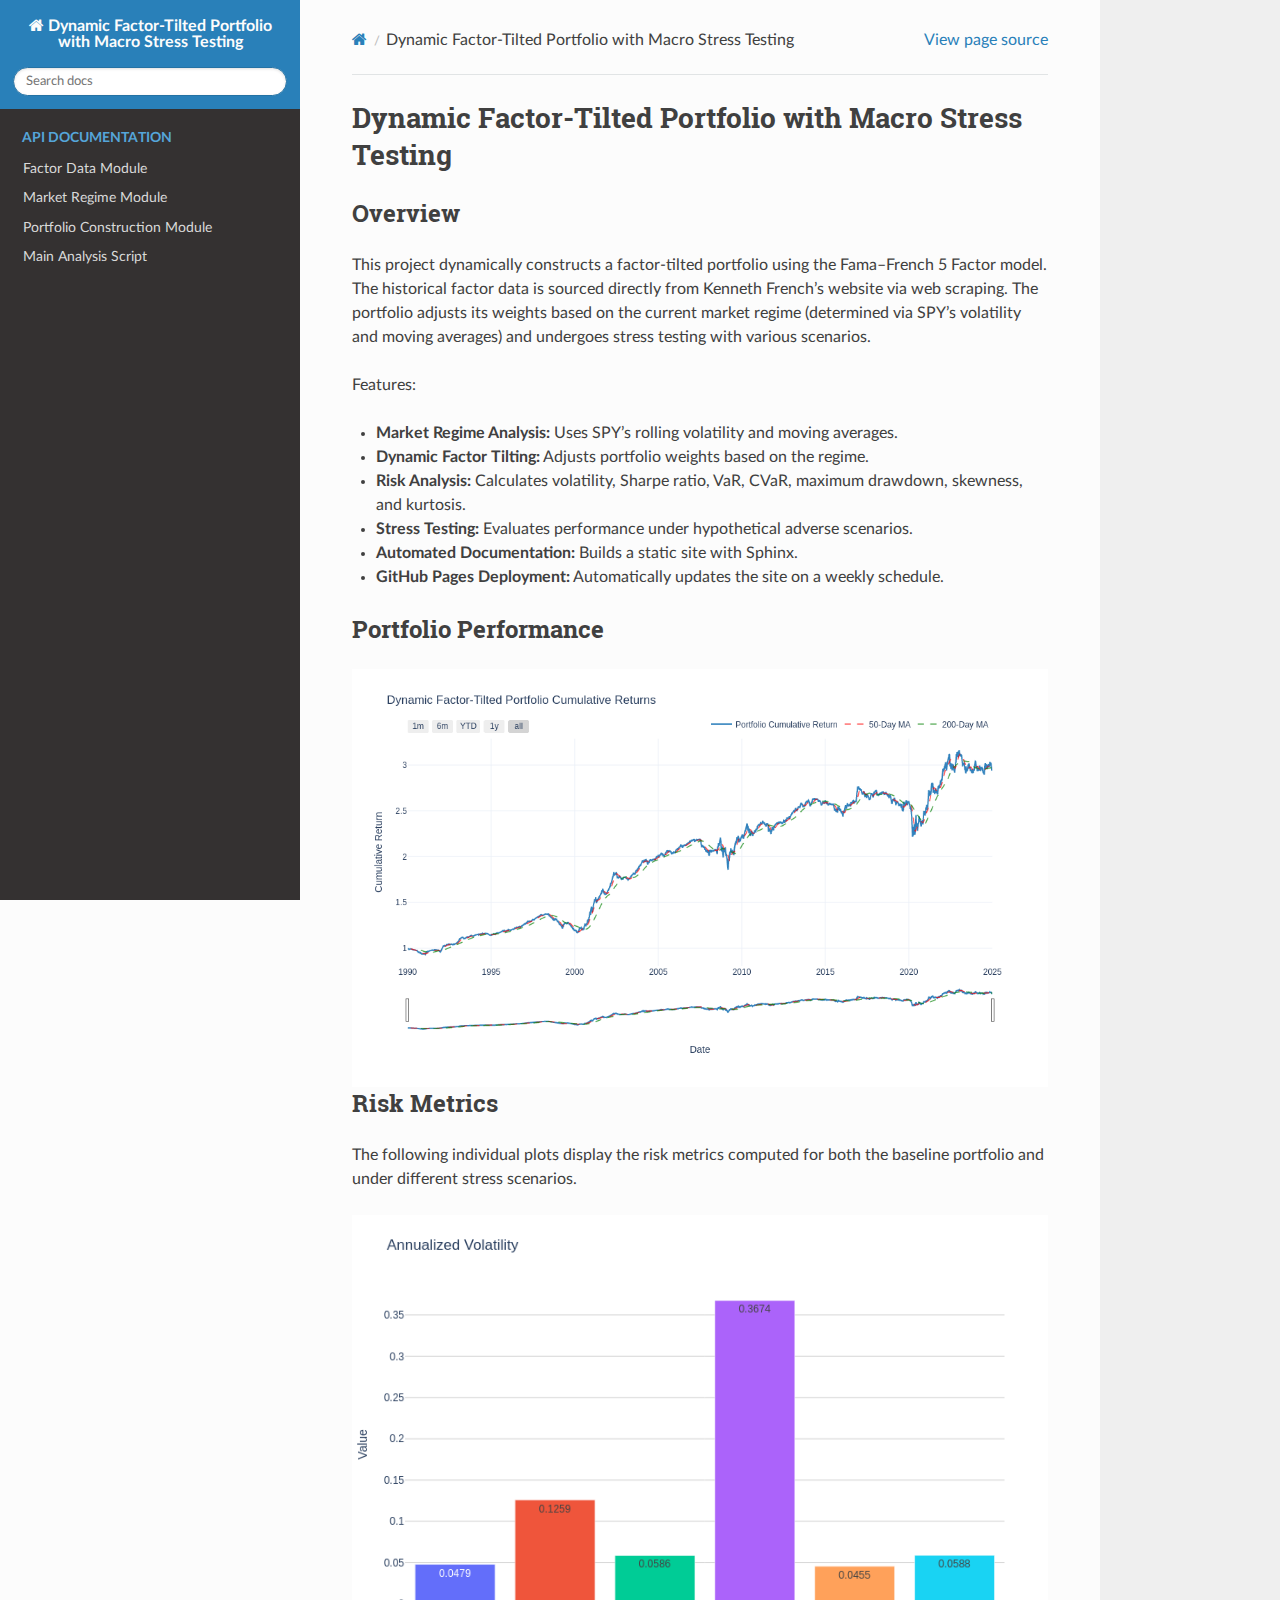
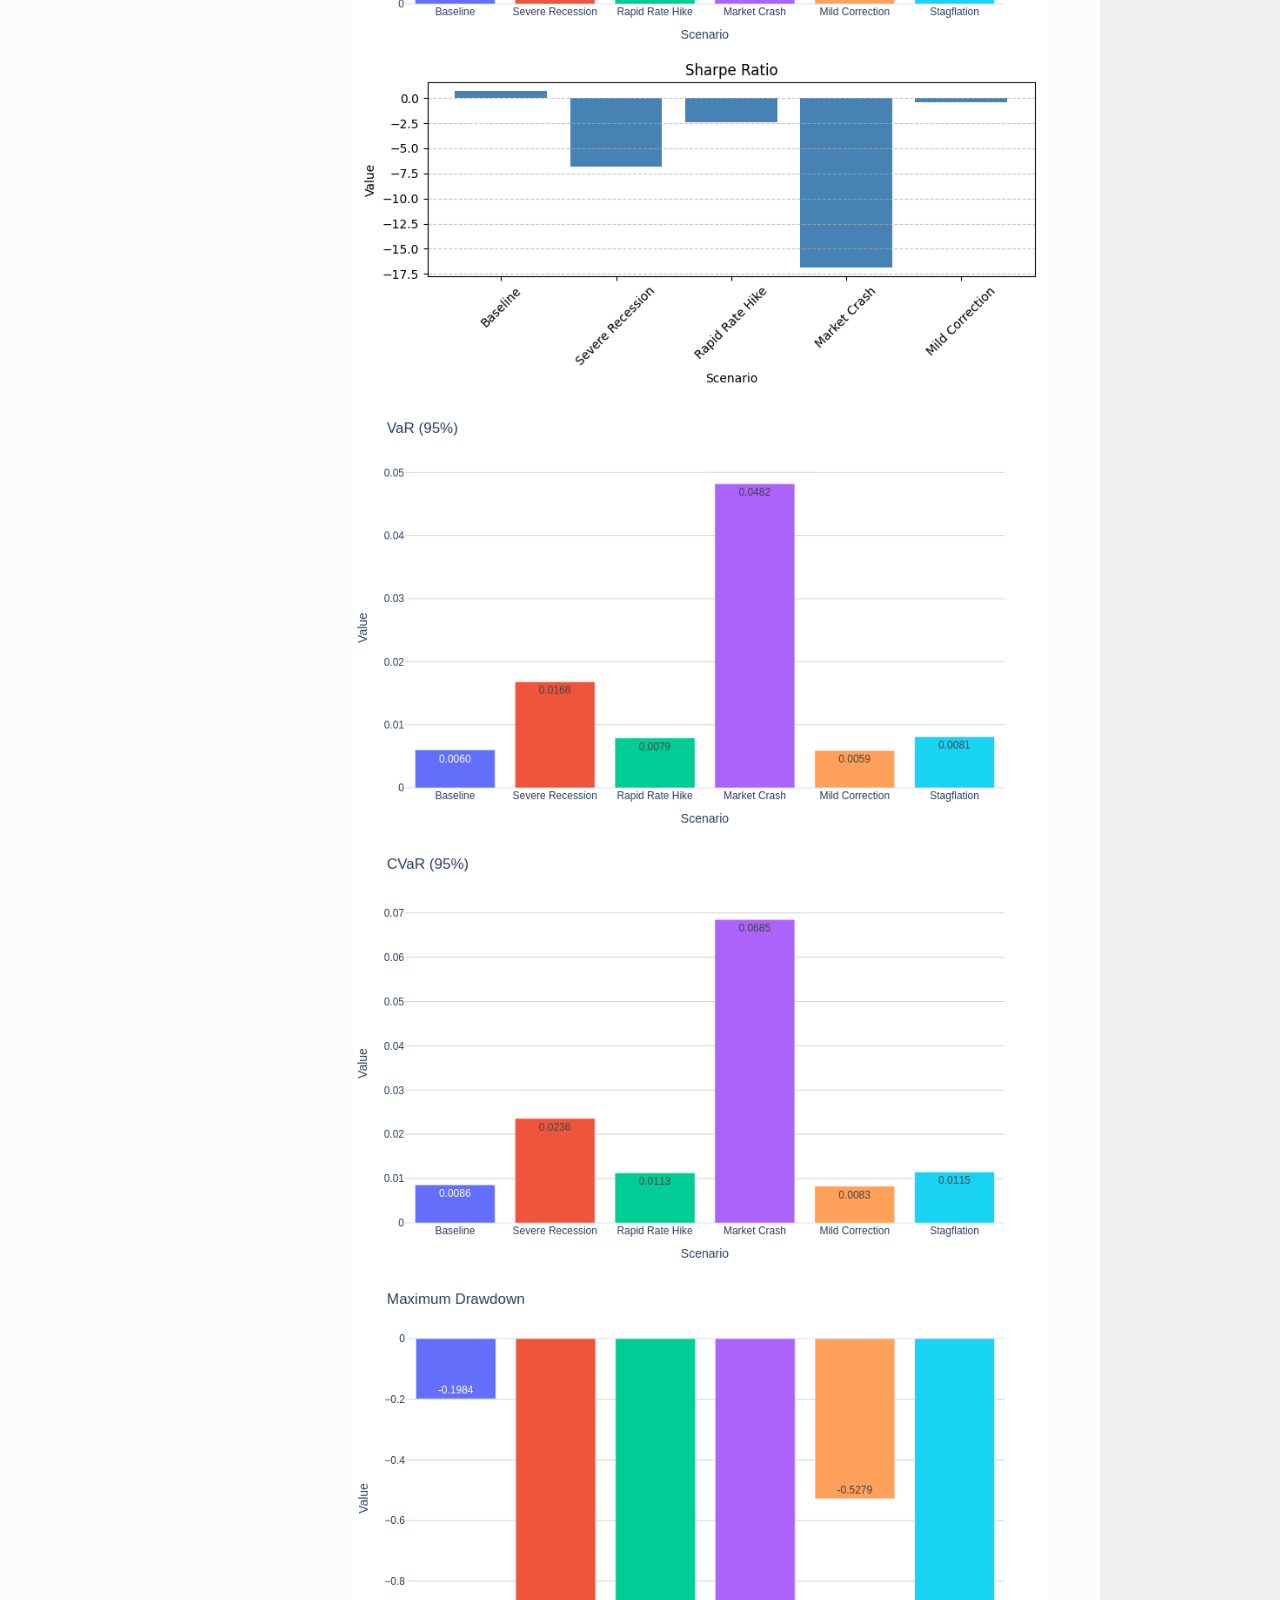
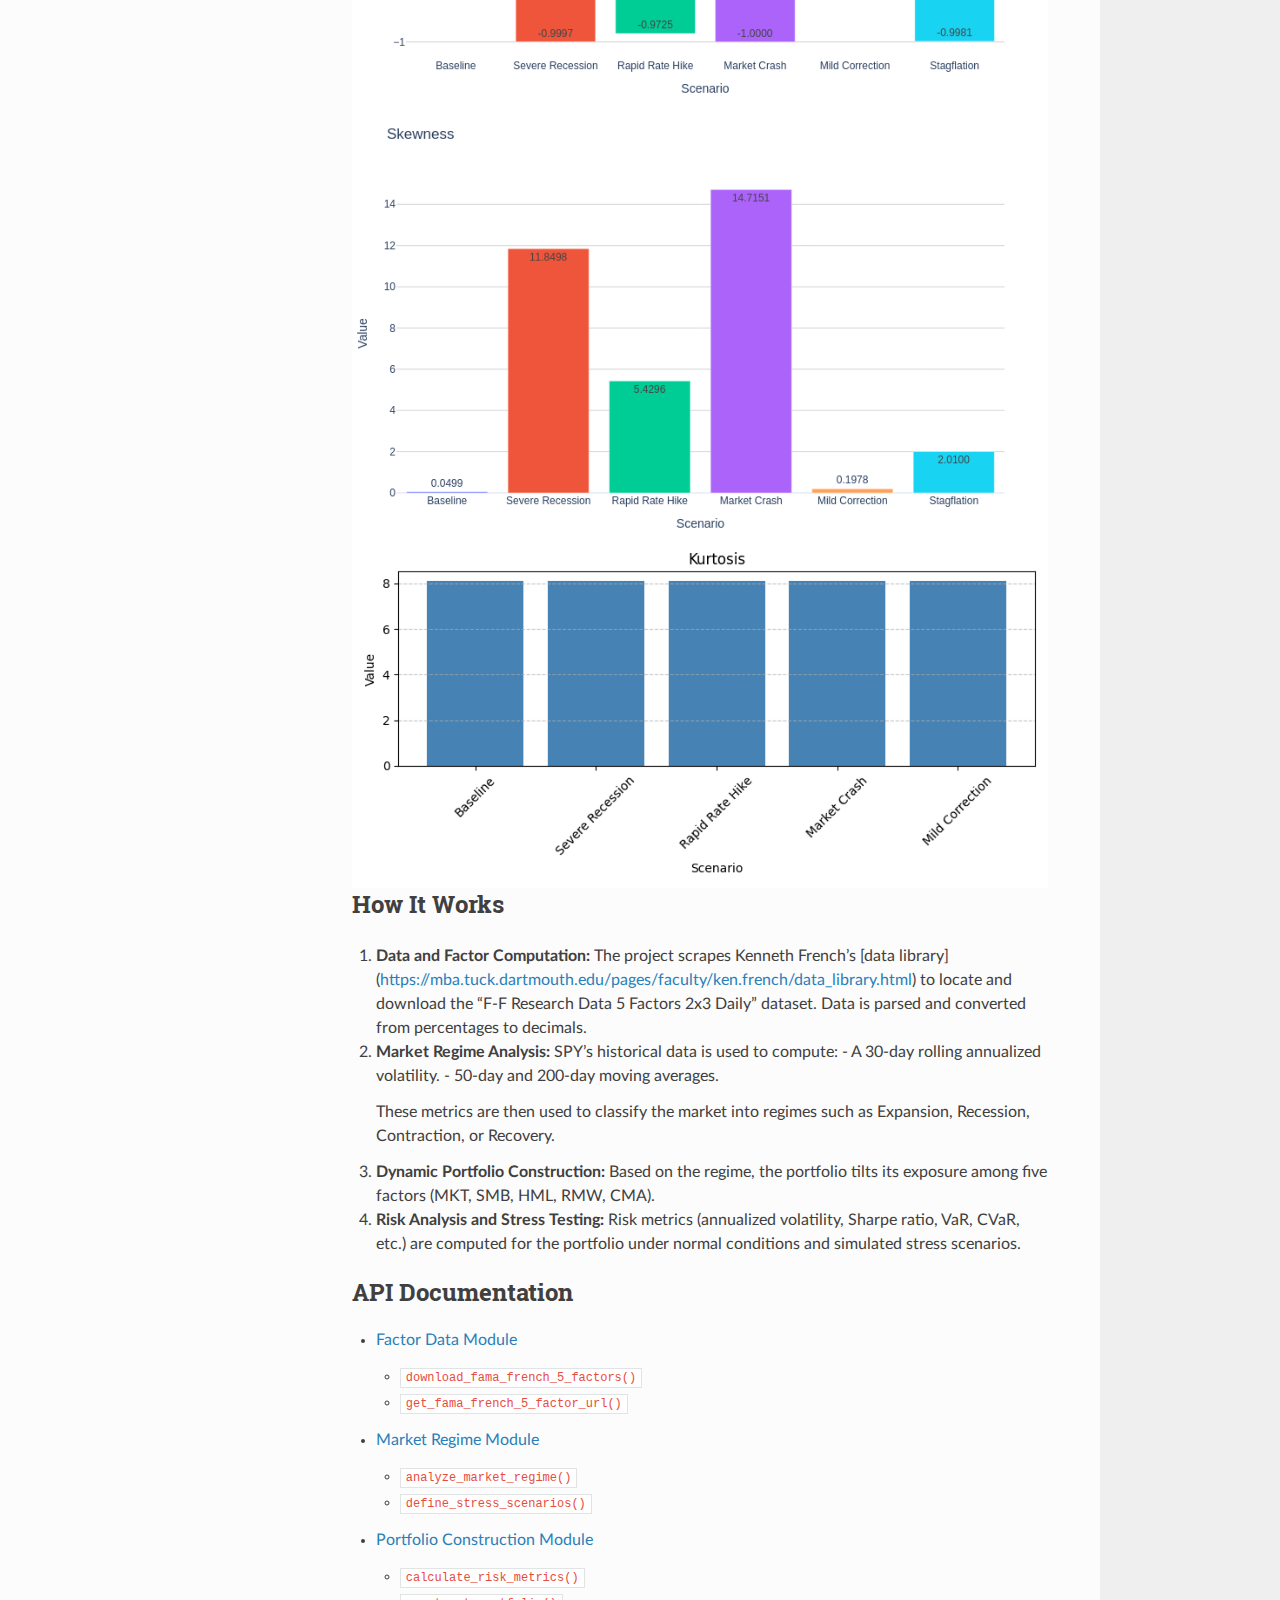
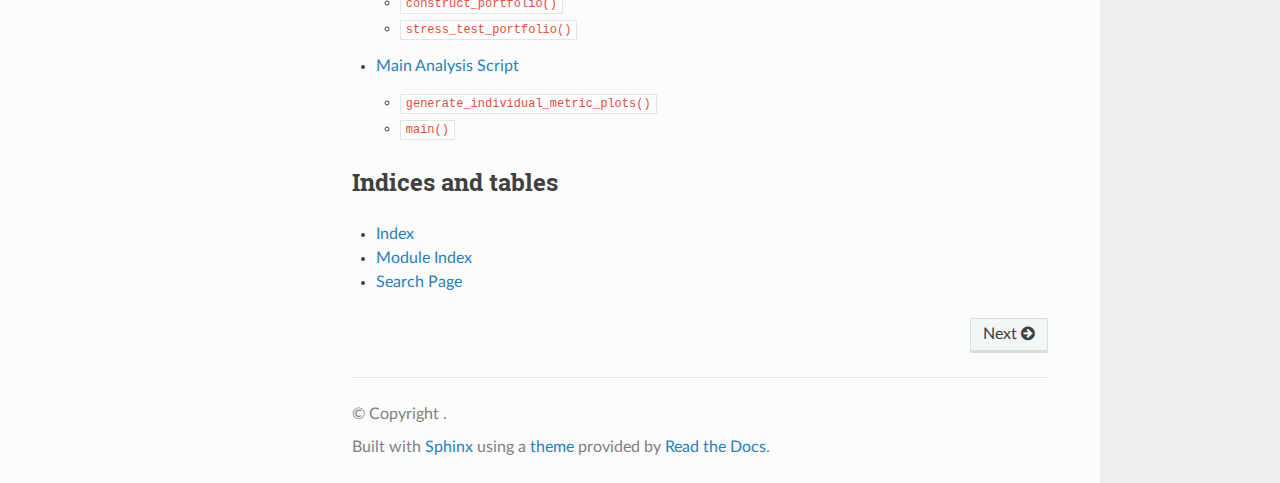
<file: index.html>
<!DOCTYPE html>
<html class="writer-html5" lang="en">
<head>
  <meta charset="utf-8" /><meta name="viewport" content="width=device-width, initial-scale=1" />

  <meta name="viewport" content="width=device-width, initial-scale=1.0" />
  <title>Dynamic Factor-Tilted Portfolio with Macro Stress Testing &mdash; Dynamic Factor-Tilted Portfolio with Macro Stress Testing 1.0 documentation</title>
      <link rel="stylesheet" type="text/css" href="_static/pygments.css?v=b86133f3" />
      <link rel="stylesheet" type="text/css" href="_static/css/theme.css?v=e59714d7" />

  
      <script src="_static/jquery.js?v=5d32c60e"></script>
      <script src="_static/_sphinx_javascript_frameworks_compat.js?v=2cd50e6c"></script>
      <script data-url_root="./" id="documentation_options" src="_static/documentation_options.js?v=359c27e9"></script>
      <script src="_static/doctools.js?v=888ff710"></script>
      <script src="_static/sphinx_highlight.js?v=4825356b"></script>
    <script src="_static/js/theme.js"></script>
    <link rel="index" title="Index" href="genindex.html" />
    <link rel="search" title="Search" href="search.html" />
    <link rel="next" title="Factor Data Module" href="modules.html" /> 
</head>

<body class="wy-body-for-nav"> 
  <div class="wy-grid-for-nav">
    <nav data-toggle="wy-nav-shift" class="wy-nav-side">
      <div class="wy-side-scroll">
        <div class="wy-side-nav-search" >

          
          
          <a href="#" class="icon icon-home">
            Dynamic Factor-Tilted Portfolio with Macro Stress Testing
          </a>
<div role="search">
  <form id="rtd-search-form" class="wy-form" action="search.html" method="get">
    <input type="text" name="q" placeholder="Search docs" aria-label="Search docs" />
    <input type="hidden" name="check_keywords" value="yes" />
    <input type="hidden" name="area" value="default" />
  </form>
</div>
        </div><div class="wy-menu wy-menu-vertical" data-spy="affix" role="navigation" aria-label="Navigation menu">
              <p class="caption" role="heading"><span class="caption-text">API Documentation</span></p>
<ul>
<li class="toctree-l1"><a class="reference internal" href="modules.html">Factor Data Module</a></li>
<li class="toctree-l1"><a class="reference internal" href="modules.html#module-macro">Market Regime Module</a></li>
<li class="toctree-l1"><a class="reference internal" href="modules.html#module-portfolio">Portfolio Construction Module</a></li>
<li class="toctree-l1"><a class="reference internal" href="modules.html#module-main">Main Analysis Script</a></li>
</ul>

        </div>
      </div>
    </nav>

    <section data-toggle="wy-nav-shift" class="wy-nav-content-wrap"><nav class="wy-nav-top" aria-label="Mobile navigation menu" >
          <i data-toggle="wy-nav-top" class="fa fa-bars"></i>
          <a href="#">Dynamic Factor-Tilted Portfolio with Macro Stress Testing</a>
      </nav>

      <div class="wy-nav-content">
        <div class="rst-content">
          <div role="navigation" aria-label="Page navigation">
  <ul class="wy-breadcrumbs">
      <li><a href="#" class="icon icon-home" aria-label="Home"></a></li>
      <li class="breadcrumb-item active">Dynamic Factor-Tilted Portfolio with Macro Stress Testing</li>
      <li class="wy-breadcrumbs-aside">
            <a href="_sources/index.rst.txt" rel="nofollow"> View page source</a>
      </li>
  </ul>
  <hr/>
</div>
          <div role="main" class="document" itemscope="itemscope" itemtype="http://schema.org/Article">
           <div itemprop="articleBody">
             
  <section id="dynamic-factor-tilted-portfolio-with-macro-stress-testing">
<h1>Dynamic Factor-Tilted Portfolio with Macro Stress Testing<a class="headerlink" href="#dynamic-factor-tilted-portfolio-with-macro-stress-testing" title="Permalink to this heading"></a></h1>
<section id="overview">
<h2>Overview<a class="headerlink" href="#overview" title="Permalink to this heading"></a></h2>
<p>This project dynamically constructs a factor-tilted portfolio using the Fama–French 5 Factor model.
The historical factor data is sourced directly from Kenneth French’s website via web scraping.
The portfolio adjusts its weights based on the current market regime (determined via SPY’s volatility and moving averages) and undergoes stress testing with various scenarios.</p>
<p>Features:</p>
<ul class="simple">
<li><p><strong>Market Regime Analysis:</strong> Uses SPY’s rolling volatility and moving averages.</p></li>
<li><p><strong>Dynamic Factor Tilting:</strong> Adjusts portfolio weights based on the regime.</p></li>
<li><p><strong>Risk Analysis:</strong> Calculates volatility, Sharpe ratio, VaR, CVaR, maximum drawdown, skewness, and kurtosis.</p></li>
<li><p><strong>Stress Testing:</strong> Evaluates performance under hypothetical adverse scenarios.</p></li>
<li><p><strong>Automated Documentation:</strong> Builds a static site with Sphinx.</p></li>
<li><p><strong>GitHub Pages Deployment:</strong> Automatically updates the site on a weekly schedule.</p></li>
</ul>
</section>
<section id="portfolio-performance">
<h2>Portfolio Performance<a class="headerlink" href="#portfolio-performance" title="Permalink to this heading"></a></h2>
<img alt="Portfolio Returns Plot" class="align-center" src="_images/portfolio_returns.png" />
</section>
<section id="risk-metrics">
<h2>Risk Metrics<a class="headerlink" href="#risk-metrics" title="Permalink to this heading"></a></h2>
<p>The following individual plots display the risk metrics computed for both the baseline portfolio and under different stress scenarios.</p>
<img alt="Annualized Volatility" class="align-center" src="_images/annualized_volatility.png" />
<img alt="Sharpe Ratio" class="align-center" src="_images/sharpe_ratio.png" />
<img alt="VaR (95%)" class="align-center" src="_images/var_%2895%25%29.png" />
<img alt="CVaR (95%)" class="align-center" src="_images/cvar_%2895%25%29.png" />
<img alt="Maximum Drawdown" class="align-center" src="_images/maximum_drawdown.png" />
<img alt="Skewness" class="align-center" src="_images/skewness.png" />
<img alt="Kurtosis" class="align-center" src="_images/kurtosis.png" />
</section>
<section id="how-it-works">
<h2>How It Works<a class="headerlink" href="#how-it-works" title="Permalink to this heading"></a></h2>
<ol class="arabic">
<li><p><strong>Data and Factor Computation:</strong>
The project scrapes Kenneth French’s [data library](<a class="reference external" href="https://mba.tuck.dartmouth.edu/pages/faculty/ken.french/data_library.html">https://mba.tuck.dartmouth.edu/pages/faculty/ken.french/data_library.html</a>)
to locate and download the “F-F Research Data 5 Factors 2x3 Daily” dataset.
Data is parsed and converted from percentages to decimals.</p></li>
<li><p><strong>Market Regime Analysis:</strong>
SPY’s historical data is used to compute:
- A 30-day rolling annualized volatility.
- 50-day and 200-day moving averages.</p>
<p>These metrics are then used to classify the market into regimes such as Expansion, Recession, Contraction, or Recovery.</p>
</li>
<li><p><strong>Dynamic Portfolio Construction:</strong>
Based on the regime, the portfolio tilts its exposure among five factors (MKT, SMB, HML, RMW, CMA).</p></li>
<li><p><strong>Risk Analysis and Stress Testing:</strong>
Risk metrics (annualized volatility, Sharpe ratio, VaR, CVaR, etc.) are computed for the portfolio under normal conditions and simulated stress scenarios.</p></li>
</ol>
<div class="toctree-wrapper compound">
<p class="caption" role="heading"><span class="caption-text">API Documentation</span></p>
<ul>
<li class="toctree-l1"><a class="reference internal" href="modules.html">Factor Data Module</a><ul>
<li class="toctree-l2"><a class="reference internal" href="modules.html#factors.download_fama_french_5_factors"><code class="docutils literal notranslate"><span class="pre">download_fama_french_5_factors()</span></code></a></li>
<li class="toctree-l2"><a class="reference internal" href="modules.html#factors.get_fama_french_5_factor_url"><code class="docutils literal notranslate"><span class="pre">get_fama_french_5_factor_url()</span></code></a></li>
</ul>
</li>
<li class="toctree-l1"><a class="reference internal" href="modules.html#module-macro">Market Regime Module</a><ul>
<li class="toctree-l2"><a class="reference internal" href="modules.html#macro.analyze_market_regime"><code class="docutils literal notranslate"><span class="pre">analyze_market_regime()</span></code></a></li>
<li class="toctree-l2"><a class="reference internal" href="modules.html#macro.define_stress_scenarios"><code class="docutils literal notranslate"><span class="pre">define_stress_scenarios()</span></code></a></li>
</ul>
</li>
<li class="toctree-l1"><a class="reference internal" href="modules.html#module-portfolio">Portfolio Construction Module</a><ul>
<li class="toctree-l2"><a class="reference internal" href="modules.html#portfolio.calculate_risk_metrics"><code class="docutils literal notranslate"><span class="pre">calculate_risk_metrics()</span></code></a></li>
<li class="toctree-l2"><a class="reference internal" href="modules.html#portfolio.construct_portfolio"><code class="docutils literal notranslate"><span class="pre">construct_portfolio()</span></code></a></li>
<li class="toctree-l2"><a class="reference internal" href="modules.html#portfolio.stress_test_portfolio"><code class="docutils literal notranslate"><span class="pre">stress_test_portfolio()</span></code></a></li>
</ul>
</li>
<li class="toctree-l1"><a class="reference internal" href="modules.html#module-main">Main Analysis Script</a><ul>
<li class="toctree-l2"><a class="reference internal" href="modules.html#main.generate_individual_metric_plots"><code class="docutils literal notranslate"><span class="pre">generate_individual_metric_plots()</span></code></a></li>
<li class="toctree-l2"><a class="reference internal" href="modules.html#main.main"><code class="docutils literal notranslate"><span class="pre">main()</span></code></a></li>
</ul>
</li>
</ul>
</div>
</section>
<section id="indices-and-tables">
<h2>Indices and tables<a class="headerlink" href="#indices-and-tables" title="Permalink to this heading"></a></h2>
<ul class="simple">
<li><p><a class="reference internal" href="genindex.html"><span class="std std-ref">Index</span></a></p></li>
<li><p><a class="reference internal" href="py-modindex.html"><span class="std std-ref">Module Index</span></a></p></li>
<li><p><a class="reference internal" href="search.html"><span class="std std-ref">Search Page</span></a></p></li>
</ul>
</section>
</section>


           </div>
          </div>
          <footer><div class="rst-footer-buttons" role="navigation" aria-label="Footer">
        <a href="modules.html" class="btn btn-neutral float-right" title="Factor Data Module" accesskey="n" rel="next">Next <span class="fa fa-arrow-circle-right" aria-hidden="true"></span></a>
    </div>

  <hr/>

  <div role="contentinfo">
    <p>&#169; Copyright .</p>
  </div>

  Built with <a href="https://www.sphinx-doc.org/">Sphinx</a> using a
    <a href="https://github.com/readthedocs/sphinx_rtd_theme">theme</a>
    provided by <a href="https://readthedocs.org">Read the Docs</a>.
   

</footer>
        </div>
      </div>
    </section>
  </div>
  <script>
      jQuery(function () {
          SphinxRtdTheme.Navigation.enable(true);
      });
  </script> 

</body>
</html>
</file>
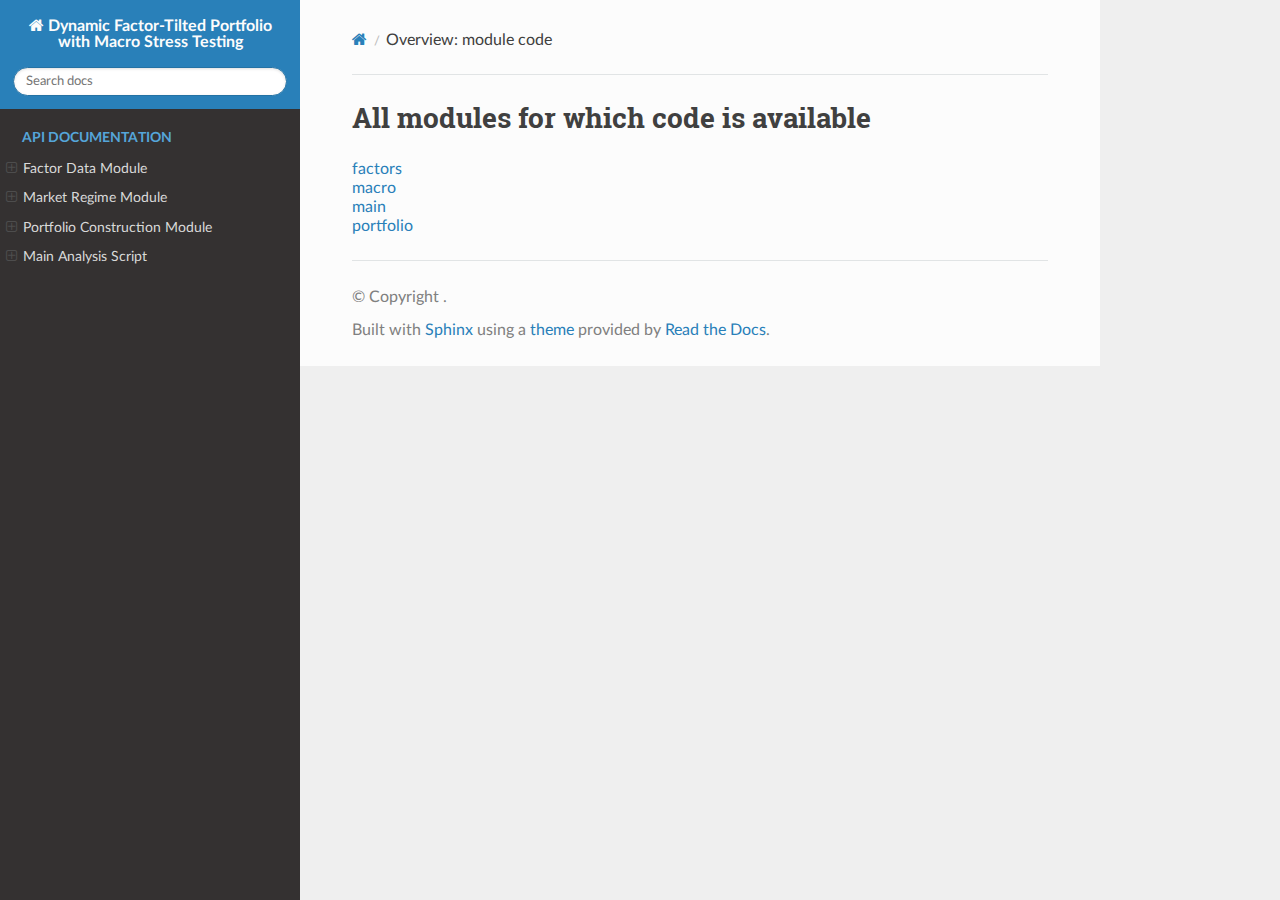
<file: _modules/index.html>
<!DOCTYPE html>
<html class="writer-html5" lang="en">
<head>
  <meta charset="utf-8" />
  <meta name="viewport" content="width=device-width, initial-scale=1.0" />
  <title>Overview: module code &mdash; Dynamic Factor-Tilted Portfolio with Macro Stress Testing 1.0 documentation</title>
      <link rel="stylesheet" type="text/css" href="../_static/pygments.css?v=b86133f3" />
      <link rel="stylesheet" type="text/css" href="../_static/css/theme.css?v=e59714d7" />
      <link rel="stylesheet" type="text/css" href="../_static/custom.css?v=5cf0b8b4" />

  
      <script src="../_static/jquery.js?v=5d32c60e"></script>
      <script src="../_static/_sphinx_javascript_frameworks_compat.js?v=2cd50e6c"></script>
      <script data-url_root="../" id="documentation_options" src="../_static/documentation_options.js?v=359c27e9"></script>
      <script src="../_static/doctools.js?v=888ff710"></script>
      <script src="../_static/sphinx_highlight.js?v=4825356b"></script>
      <script src="https://cdn.plot.ly/plotly-latest.min.js"></script>
    <script src="../_static/js/theme.js"></script>
    <link rel="index" title="Index" href="../genindex.html" />
    <link rel="search" title="Search" href="../search.html" /> 
</head>

<body class="wy-body-for-nav"> 
  <div class="wy-grid-for-nav">
    <nav data-toggle="wy-nav-shift" class="wy-nav-side">
      <div class="wy-side-scroll">
        <div class="wy-side-nav-search" >

          
          
          <a href="../index.html" class="icon icon-home">
            Dynamic Factor-Tilted Portfolio with Macro Stress Testing
          </a>
<div role="search">
  <form id="rtd-search-form" class="wy-form" action="../search.html" method="get">
    <input type="text" name="q" placeholder="Search docs" aria-label="Search docs" />
    <input type="hidden" name="check_keywords" value="yes" />
    <input type="hidden" name="area" value="default" />
  </form>
</div>
        </div><div class="wy-menu wy-menu-vertical" data-spy="affix" role="navigation" aria-label="Navigation menu">
              <p class="caption" role="heading"><span class="caption-text">API Documentation</span></p>
<ul>
<li class="toctree-l1"><a class="reference internal" href="../modules.html">Factor Data Module</a><ul>
<li class="toctree-l2"><a class="reference internal" href="../modules.html#factors.get_fama_french_5_factor_url"><code class="docutils literal notranslate"><span class="pre">get_fama_french_5_factor_url()</span></code></a></li>
<li class="toctree-l2"><a class="reference internal" href="../modules.html#factors.download_fama_french_5_factors"><code class="docutils literal notranslate"><span class="pre">download_fama_french_5_factors()</span></code></a></li>
</ul>
</li>
<li class="toctree-l1"><a class="reference internal" href="../modules.html#module-macro">Market Regime Module</a><ul>
<li class="toctree-l2"><a class="reference internal" href="../modules.html#macro.analyze_market_regime"><code class="docutils literal notranslate"><span class="pre">analyze_market_regime()</span></code></a></li>
<li class="toctree-l2"><a class="reference internal" href="../modules.html#macro.define_stress_scenarios"><code class="docutils literal notranslate"><span class="pre">define_stress_scenarios()</span></code></a></li>
</ul>
</li>
<li class="toctree-l1"><a class="reference internal" href="../modules.html#module-portfolio">Portfolio Construction Module</a><ul>
<li class="toctree-l2"><a class="reference internal" href="../modules.html#portfolio.construct_portfolio"><code class="docutils literal notranslate"><span class="pre">construct_portfolio()</span></code></a></li>
<li class="toctree-l2"><a class="reference internal" href="../modules.html#portfolio.monte_carlo_var_cvar"><code class="docutils literal notranslate"><span class="pre">monte_carlo_var_cvar()</span></code></a></li>
<li class="toctree-l2"><a class="reference internal" href="../modules.html#portfolio.calculate_risk_metrics"><code class="docutils literal notranslate"><span class="pre">calculate_risk_metrics()</span></code></a></li>
<li class="toctree-l2"><a class="reference internal" href="../modules.html#portfolio.generate_correlated_scenario_returns"><code class="docutils literal notranslate"><span class="pre">generate_correlated_scenario_returns()</span></code></a></li>
<li class="toctree-l2"><a class="reference internal" href="../modules.html#portfolio.stress_test_portfolio"><code class="docutils literal notranslate"><span class="pre">stress_test_portfolio()</span></code></a></li>
</ul>
</li>
<li class="toctree-l1"><a class="reference internal" href="../modules.html#module-main">Main Analysis Script</a><ul>
<li class="toctree-l2"><a class="reference internal" href="../modules.html#main.generate_plotly_metric_plots"><code class="docutils literal notranslate"><span class="pre">generate_plotly_metric_plots()</span></code></a></li>
<li class="toctree-l2"><a class="reference internal" href="../modules.html#main.generate_portfolio_performance_plot"><code class="docutils literal notranslate"><span class="pre">generate_portfolio_performance_plot()</span></code></a></li>
<li class="toctree-l2"><a class="reference internal" href="../modules.html#main.generate_correlation_heatmap"><code class="docutils literal notranslate"><span class="pre">generate_correlation_heatmap()</span></code></a></li>
<li class="toctree-l2"><a class="reference internal" href="../modules.html#main.generate_risk_comparison_radar"><code class="docutils literal notranslate"><span class="pre">generate_risk_comparison_radar()</span></code></a></li>
<li class="toctree-l2"><a class="reference internal" href="../modules.html#main.main"><code class="docutils literal notranslate"><span class="pre">main()</span></code></a></li>
</ul>
</li>
</ul>

        </div>
      </div>
    </nav>

    <section data-toggle="wy-nav-shift" class="wy-nav-content-wrap"><nav class="wy-nav-top" aria-label="Mobile navigation menu" >
          <i data-toggle="wy-nav-top" class="fa fa-bars"></i>
          <a href="../index.html">Dynamic Factor-Tilted Portfolio with Macro Stress Testing</a>
      </nav>

      <div class="wy-nav-content">
        <div class="rst-content">
          <div role="navigation" aria-label="Page navigation">
  <ul class="wy-breadcrumbs">
      <li><a href="../index.html" class="icon icon-home" aria-label="Home"></a></li>
      <li class="breadcrumb-item active">Overview: module code</li>
      <li class="wy-breadcrumbs-aside">
      </li>
  </ul>
  <hr/>
</div>
          <div role="main" class="document" itemscope="itemscope" itemtype="http://schema.org/Article">
           <div itemprop="articleBody">
             
  <h1>All modules for which code is available</h1>
<ul><li><a href="factors.html">factors</a></li>
<li><a href="macro.html">macro</a></li>
<li><a href="main.html">main</a></li>
<li><a href="portfolio.html">portfolio</a></li>
</ul>

           </div>
          </div>
          <footer>

  <hr/>

  <div role="contentinfo">
    <p>&#169; Copyright .</p>
  </div>

  Built with <a href="https://www.sphinx-doc.org/">Sphinx</a> using a
    <a href="https://github.com/readthedocs/sphinx_rtd_theme">theme</a>
    provided by <a href="https://readthedocs.org">Read the Docs</a>.
   

</footer>
        </div>
      </div>
    </section>
  </div>
  <script>
      jQuery(function () {
          SphinxRtdTheme.Navigation.enable(true);
      });
  </script> 

</body>
</html>
</file>
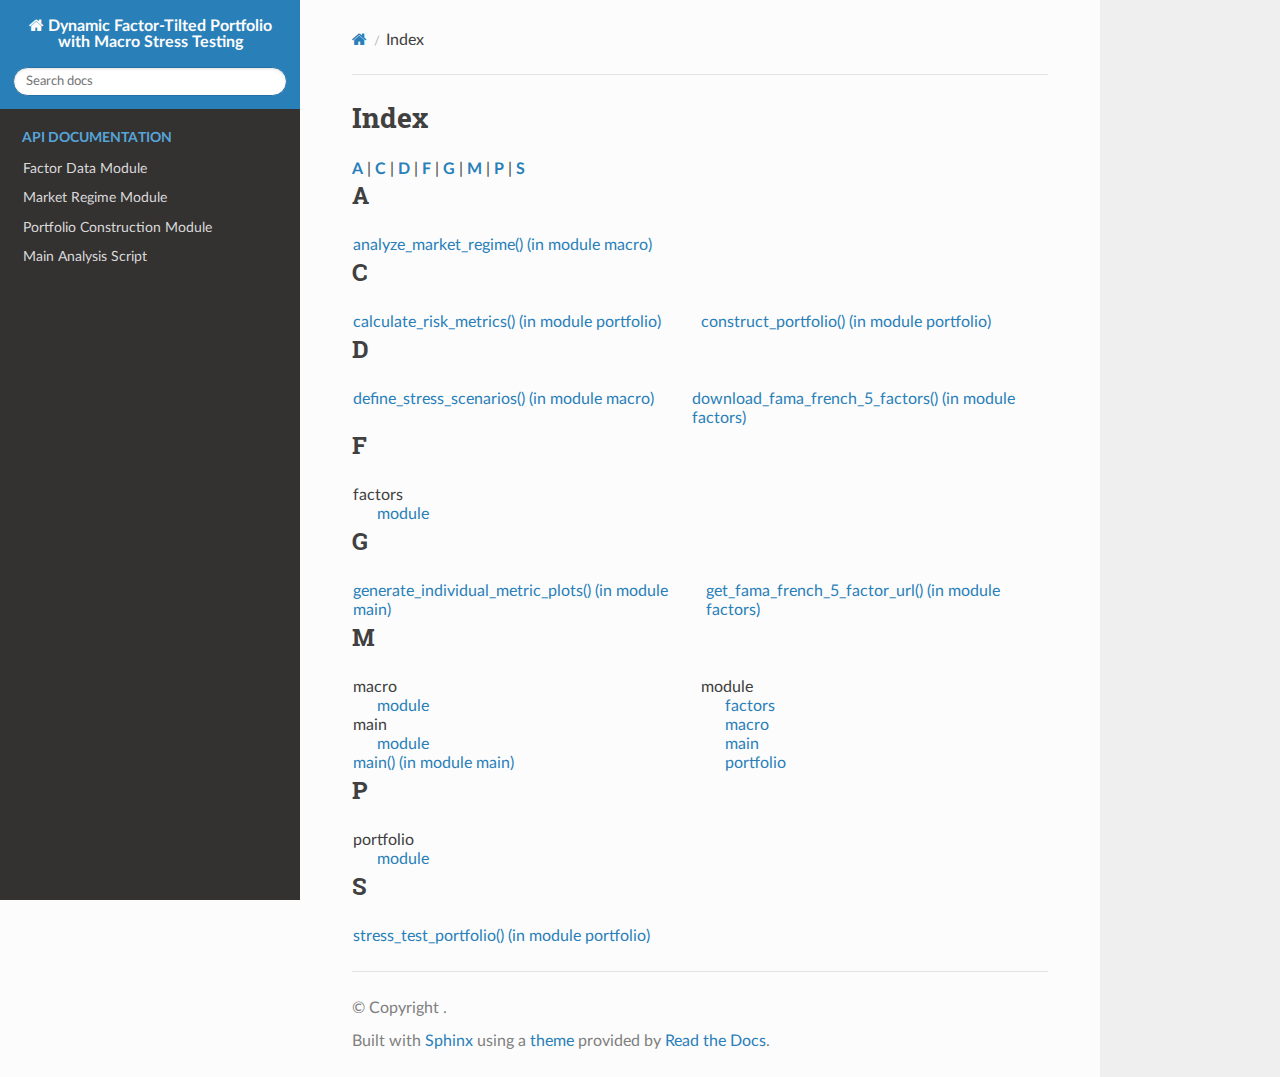
<file: genindex.html>
<!DOCTYPE html>
<html class="writer-html5" lang="en">
<head>
  <meta charset="utf-8" />
  <meta name="viewport" content="width=device-width, initial-scale=1.0" />
  <title>Index &mdash; Dynamic Factor-Tilted Portfolio with Macro Stress Testing 1.0 documentation</title>
      <link rel="stylesheet" type="text/css" href="_static/pygments.css?v=b86133f3" />
      <link rel="stylesheet" type="text/css" href="_static/css/theme.css?v=e59714d7" />

  
      <script src="_static/jquery.js?v=5d32c60e"></script>
      <script src="_static/_sphinx_javascript_frameworks_compat.js?v=2cd50e6c"></script>
      <script data-url_root="./" id="documentation_options" src="_static/documentation_options.js?v=359c27e9"></script>
      <script src="_static/doctools.js?v=888ff710"></script>
      <script src="_static/sphinx_highlight.js?v=4825356b"></script>
    <script src="_static/js/theme.js"></script>
    <link rel="index" title="Index" href="#" />
    <link rel="search" title="Search" href="search.html" /> 
</head>

<body class="wy-body-for-nav"> 
  <div class="wy-grid-for-nav">
    <nav data-toggle="wy-nav-shift" class="wy-nav-side">
      <div class="wy-side-scroll">
        <div class="wy-side-nav-search" >

          
          
          <a href="index.html" class="icon icon-home">
            Dynamic Factor-Tilted Portfolio with Macro Stress Testing
          </a>
<div role="search">
  <form id="rtd-search-form" class="wy-form" action="search.html" method="get">
    <input type="text" name="q" placeholder="Search docs" aria-label="Search docs" />
    <input type="hidden" name="check_keywords" value="yes" />
    <input type="hidden" name="area" value="default" />
  </form>
</div>
        </div><div class="wy-menu wy-menu-vertical" data-spy="affix" role="navigation" aria-label="Navigation menu">
              <p class="caption" role="heading"><span class="caption-text">API Documentation</span></p>
<ul>
<li class="toctree-l1"><a class="reference internal" href="modules.html">Factor Data Module</a></li>
<li class="toctree-l1"><a class="reference internal" href="modules.html#module-macro">Market Regime Module</a></li>
<li class="toctree-l1"><a class="reference internal" href="modules.html#module-portfolio">Portfolio Construction Module</a></li>
<li class="toctree-l1"><a class="reference internal" href="modules.html#module-main">Main Analysis Script</a></li>
</ul>

        </div>
      </div>
    </nav>

    <section data-toggle="wy-nav-shift" class="wy-nav-content-wrap"><nav class="wy-nav-top" aria-label="Mobile navigation menu" >
          <i data-toggle="wy-nav-top" class="fa fa-bars"></i>
          <a href="index.html">Dynamic Factor-Tilted Portfolio with Macro Stress Testing</a>
      </nav>

      <div class="wy-nav-content">
        <div class="rst-content">
          <div role="navigation" aria-label="Page navigation">
  <ul class="wy-breadcrumbs">
      <li><a href="index.html" class="icon icon-home" aria-label="Home"></a></li>
      <li class="breadcrumb-item active">Index</li>
      <li class="wy-breadcrumbs-aside">
      </li>
  </ul>
  <hr/>
</div>
          <div role="main" class="document" itemscope="itemscope" itemtype="http://schema.org/Article">
           <div itemprop="articleBody">
             

<h1 id="index">Index</h1>

<div class="genindex-jumpbox">
 <a href="#A"><strong>A</strong></a>
 | <a href="#C"><strong>C</strong></a>
 | <a href="#D"><strong>D</strong></a>
 | <a href="#F"><strong>F</strong></a>
 | <a href="#G"><strong>G</strong></a>
 | <a href="#M"><strong>M</strong></a>
 | <a href="#P"><strong>P</strong></a>
 | <a href="#S"><strong>S</strong></a>
 
</div>
<h2 id="A">A</h2>
<table style="width: 100%" class="indextable genindextable"><tr>
  <td style="width: 33%; vertical-align: top;"><ul>
      <li><a href="modules.html#macro.analyze_market_regime">analyze_market_regime() (in module macro)</a>
</li>
  </ul></td>
</tr></table>

<h2 id="C">C</h2>
<table style="width: 100%" class="indextable genindextable"><tr>
  <td style="width: 33%; vertical-align: top;"><ul>
      <li><a href="modules.html#portfolio.calculate_risk_metrics">calculate_risk_metrics() (in module portfolio)</a>
</li>
  </ul></td>
  <td style="width: 33%; vertical-align: top;"><ul>
      <li><a href="modules.html#portfolio.construct_portfolio">construct_portfolio() (in module portfolio)</a>
</li>
  </ul></td>
</tr></table>

<h2 id="D">D</h2>
<table style="width: 100%" class="indextable genindextable"><tr>
  <td style="width: 33%; vertical-align: top;"><ul>
      <li><a href="modules.html#macro.define_stress_scenarios">define_stress_scenarios() (in module macro)</a>
</li>
  </ul></td>
  <td style="width: 33%; vertical-align: top;"><ul>
      <li><a href="modules.html#factors.download_fama_french_5_factors">download_fama_french_5_factors() (in module factors)</a>
</li>
  </ul></td>
</tr></table>

<h2 id="F">F</h2>
<table style="width: 100%" class="indextable genindextable"><tr>
  <td style="width: 33%; vertical-align: top;"><ul>
      <li>
    factors

      <ul>
        <li><a href="modules.html#module-factors">module</a>
</li>
      </ul></li>
  </ul></td>
</tr></table>

<h2 id="G">G</h2>
<table style="width: 100%" class="indextable genindextable"><tr>
  <td style="width: 33%; vertical-align: top;"><ul>
      <li><a href="modules.html#main.generate_individual_metric_plots">generate_individual_metric_plots() (in module main)</a>
</li>
  </ul></td>
  <td style="width: 33%; vertical-align: top;"><ul>
      <li><a href="modules.html#factors.get_fama_french_5_factor_url">get_fama_french_5_factor_url() (in module factors)</a>
</li>
  </ul></td>
</tr></table>

<h2 id="M">M</h2>
<table style="width: 100%" class="indextable genindextable"><tr>
  <td style="width: 33%; vertical-align: top;"><ul>
      <li>
    macro

      <ul>
        <li><a href="modules.html#module-macro">module</a>
</li>
      </ul></li>
      <li>
    main

      <ul>
        <li><a href="modules.html#module-main">module</a>
</li>
      </ul></li>
      <li><a href="modules.html#main.main">main() (in module main)</a>
</li>
  </ul></td>
  <td style="width: 33%; vertical-align: top;"><ul>
      <li>
    module

      <ul>
        <li><a href="modules.html#module-factors">factors</a>
</li>
        <li><a href="modules.html#module-macro">macro</a>
</li>
        <li><a href="modules.html#module-main">main</a>
</li>
        <li><a href="modules.html#module-portfolio">portfolio</a>
</li>
      </ul></li>
  </ul></td>
</tr></table>

<h2 id="P">P</h2>
<table style="width: 100%" class="indextable genindextable"><tr>
  <td style="width: 33%; vertical-align: top;"><ul>
      <li>
    portfolio

      <ul>
        <li><a href="modules.html#module-portfolio">module</a>
</li>
      </ul></li>
  </ul></td>
</tr></table>

<h2 id="S">S</h2>
<table style="width: 100%" class="indextable genindextable"><tr>
  <td style="width: 33%; vertical-align: top;"><ul>
      <li><a href="modules.html#portfolio.stress_test_portfolio">stress_test_portfolio() (in module portfolio)</a>
</li>
  </ul></td>
</tr></table>



           </div>
          </div>
          <footer>

  <hr/>

  <div role="contentinfo">
    <p>&#169; Copyright .</p>
  </div>

  Built with <a href="https://www.sphinx-doc.org/">Sphinx</a> using a
    <a href="https://github.com/readthedocs/sphinx_rtd_theme">theme</a>
    provided by <a href="https://readthedocs.org">Read the Docs</a>.
   

</footer>
        </div>
      </div>
    </section>
  </div>
  <script>
      jQuery(function () {
          SphinxRtdTheme.Navigation.enable(true);
      });
  </script> 

</body>
</html>
</file>
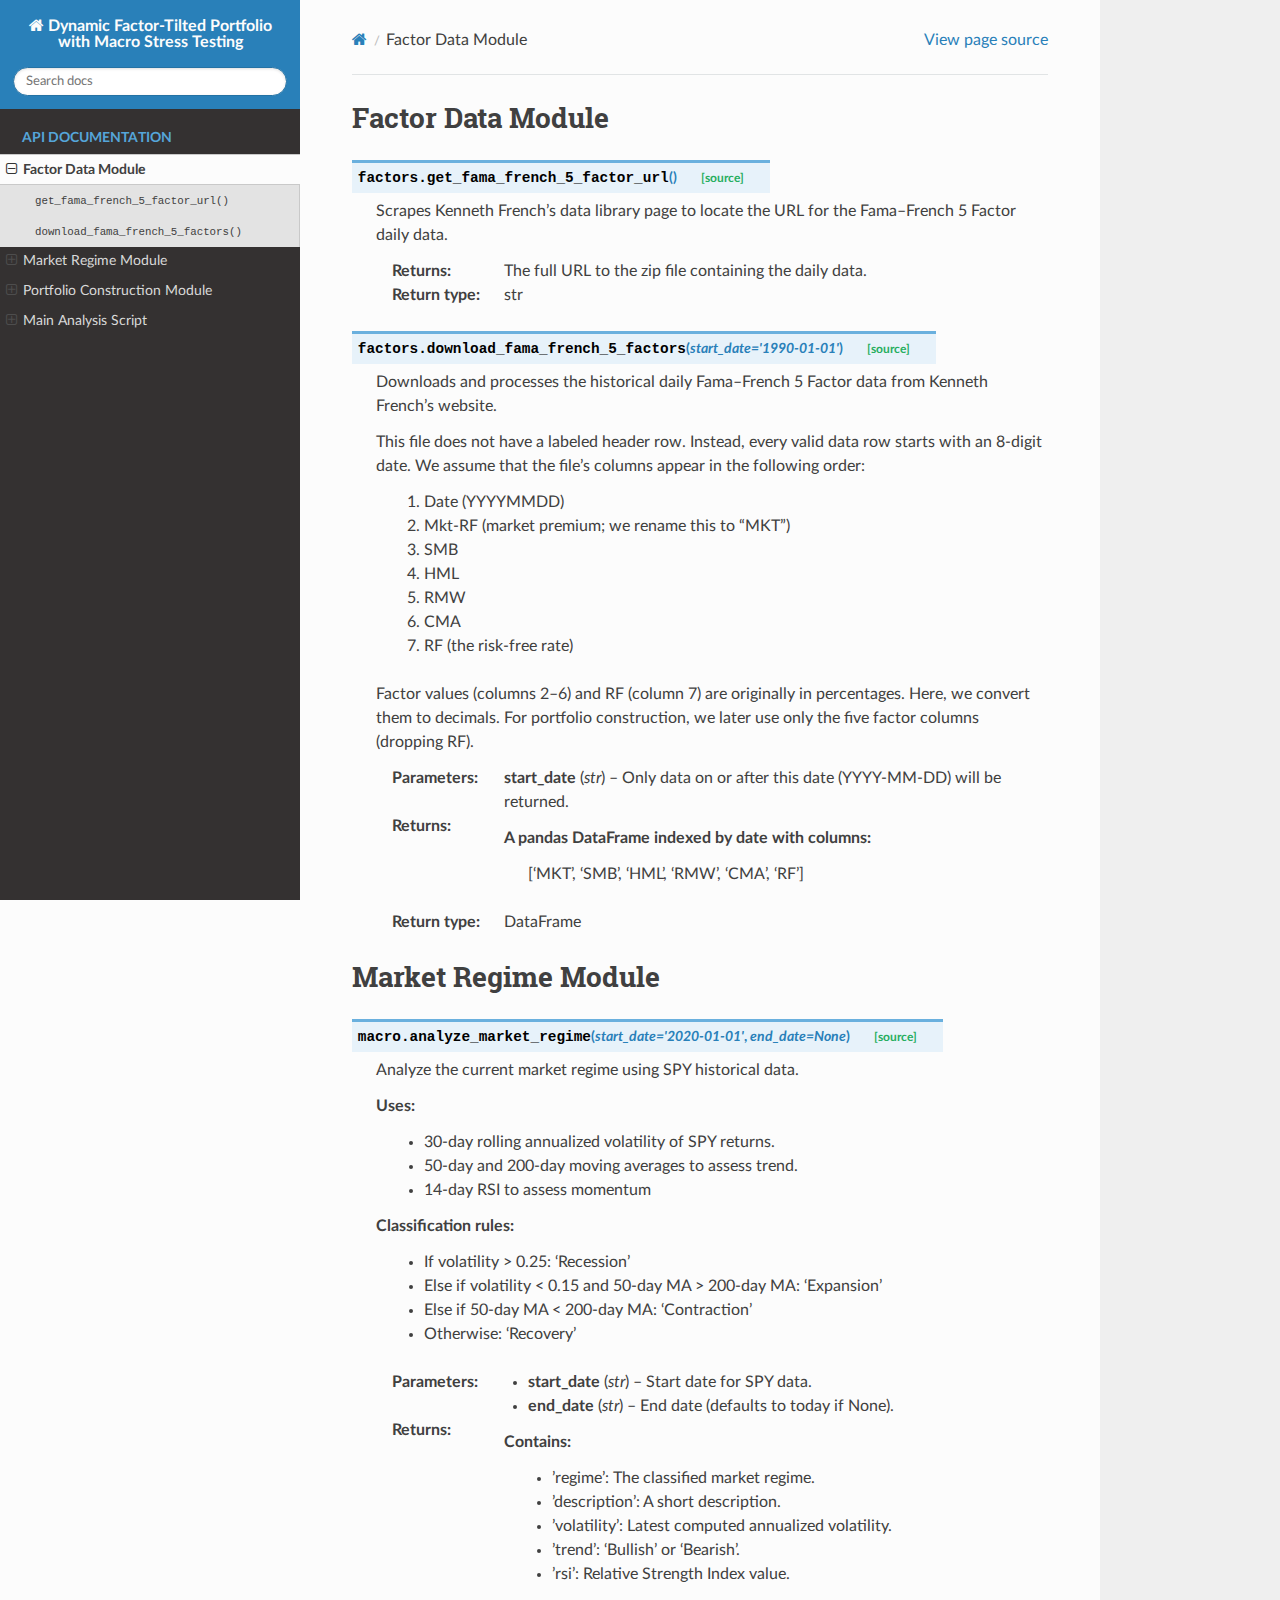
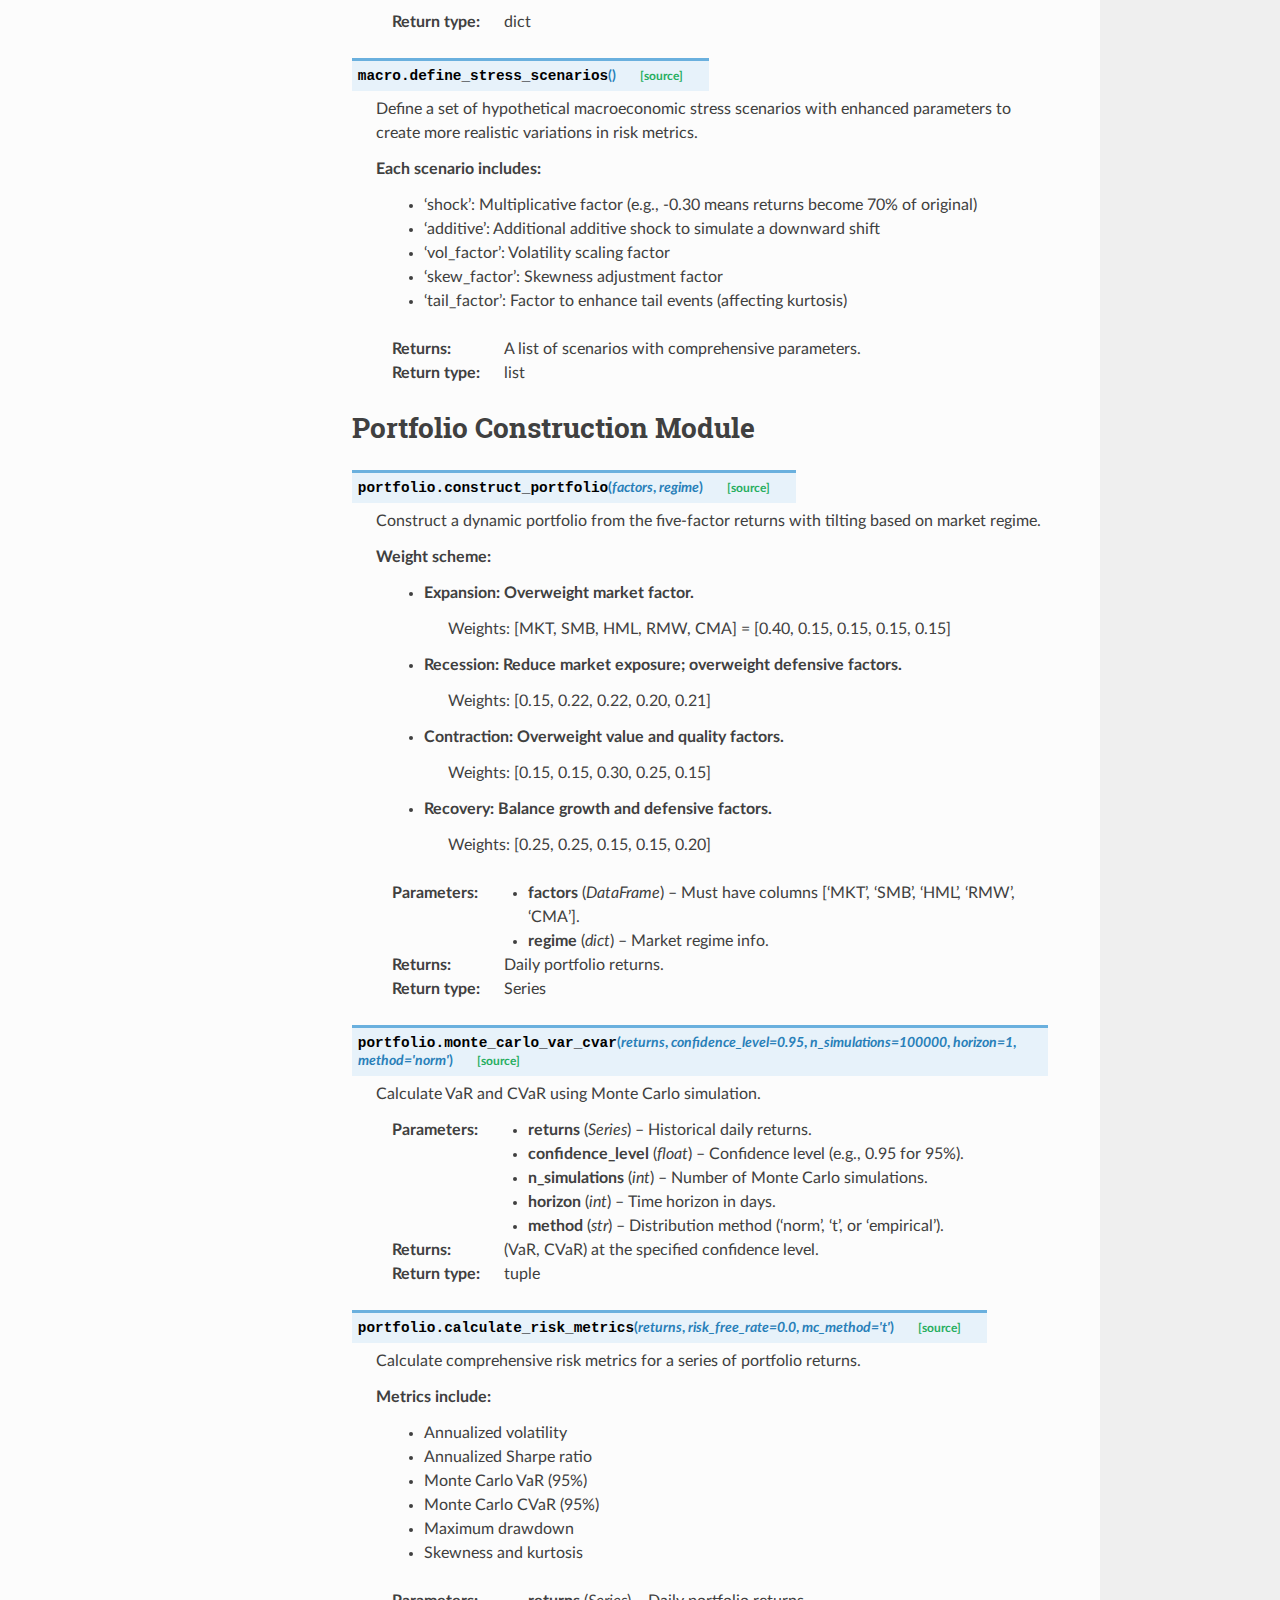
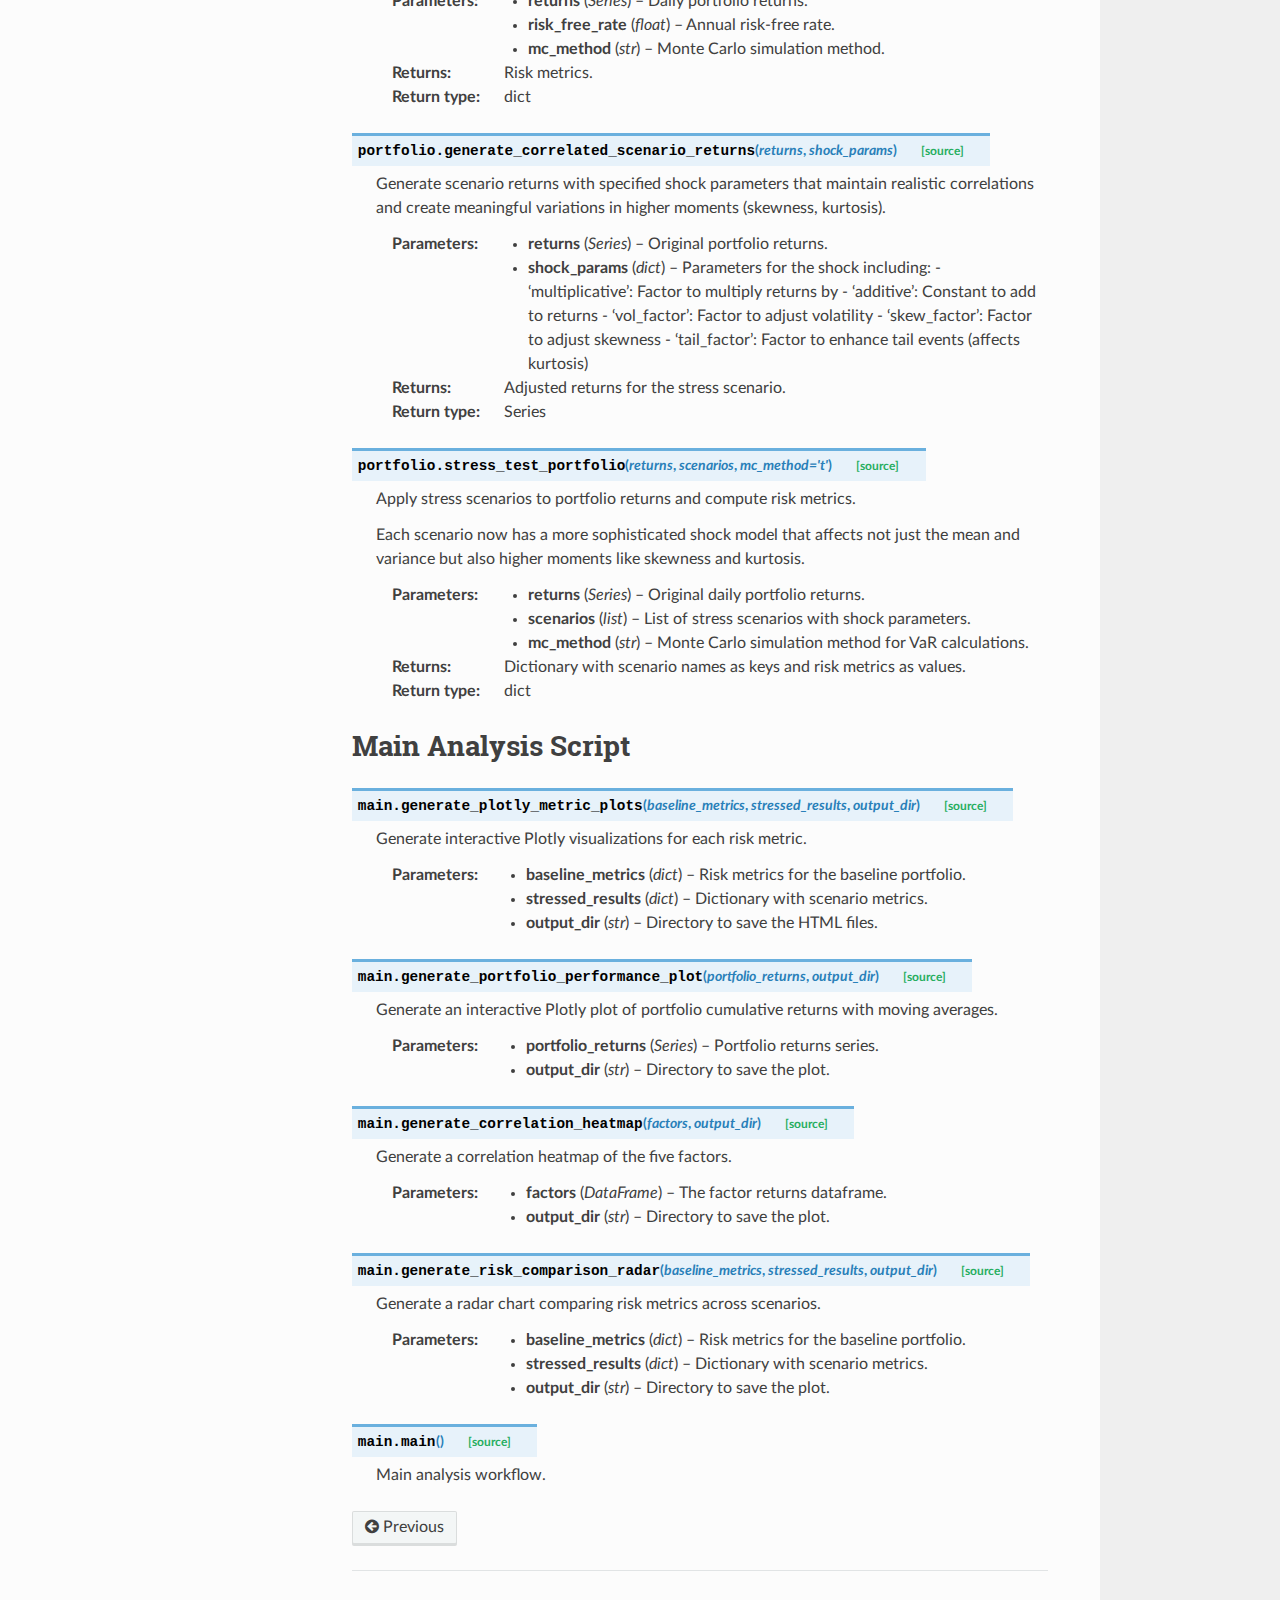
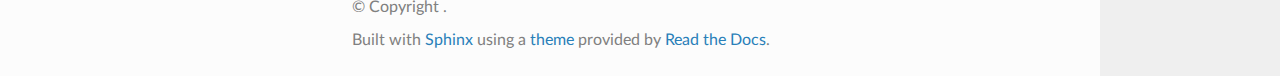
<file: modules.html>
<!DOCTYPE html>
<html class="writer-html5" lang="en">
<head>
  <meta charset="utf-8" /><meta name="viewport" content="width=device-width, initial-scale=1" />

  <meta name="viewport" content="width=device-width, initial-scale=1.0" />
  <title>Factor Data Module &mdash; Dynamic Factor-Tilted Portfolio with Macro Stress Testing 1.0 documentation</title>
      <link rel="stylesheet" type="text/css" href="_static/pygments.css?v=b86133f3" />
      <link rel="stylesheet" type="text/css" href="_static/css/theme.css?v=e59714d7" />
      <link rel="stylesheet" type="text/css" href="_static/custom.css?v=5cf0b8b4" />

  
      <script src="_static/jquery.js?v=5d32c60e"></script>
      <script src="_static/_sphinx_javascript_frameworks_compat.js?v=2cd50e6c"></script>
      <script data-url_root="./" id="documentation_options" src="_static/documentation_options.js?v=359c27e9"></script>
      <script src="_static/doctools.js?v=888ff710"></script>
      <script src="_static/sphinx_highlight.js?v=4825356b"></script>
      <script src="https://cdn.plot.ly/plotly-latest.min.js"></script>
    <script src="_static/js/theme.js"></script>
    <link rel="index" title="Index" href="genindex.html" />
    <link rel="search" title="Search" href="search.html" />
    <link rel="prev" title="Dynamic Factor-Tilted Portfolio with Macro Stress Testing" href="index.html" /> 
</head>

<body class="wy-body-for-nav"> 
  <div class="wy-grid-for-nav">
    <nav data-toggle="wy-nav-shift" class="wy-nav-side">
      <div class="wy-side-scroll">
        <div class="wy-side-nav-search" >

          
          
          <a href="index.html" class="icon icon-home">
            Dynamic Factor-Tilted Portfolio with Macro Stress Testing
          </a>
<div role="search">
  <form id="rtd-search-form" class="wy-form" action="search.html" method="get">
    <input type="text" name="q" placeholder="Search docs" aria-label="Search docs" />
    <input type="hidden" name="check_keywords" value="yes" />
    <input type="hidden" name="area" value="default" />
  </form>
</div>
        </div><div class="wy-menu wy-menu-vertical" data-spy="affix" role="navigation" aria-label="Navigation menu">
              <p class="caption" role="heading"><span class="caption-text">API Documentation</span></p>
<ul class="current">
<li class="toctree-l1 current"><a class="current reference internal" href="#">Factor Data Module</a><ul>
<li class="toctree-l2"><a class="reference internal" href="#factors.get_fama_french_5_factor_url"><code class="docutils literal notranslate"><span class="pre">get_fama_french_5_factor_url()</span></code></a></li>
<li class="toctree-l2"><a class="reference internal" href="#factors.download_fama_french_5_factors"><code class="docutils literal notranslate"><span class="pre">download_fama_french_5_factors()</span></code></a></li>
</ul>
</li>
<li class="toctree-l1"><a class="reference internal" href="#module-macro">Market Regime Module</a><ul>
<li class="toctree-l2"><a class="reference internal" href="#macro.analyze_market_regime"><code class="docutils literal notranslate"><span class="pre">analyze_market_regime()</span></code></a></li>
<li class="toctree-l2"><a class="reference internal" href="#macro.define_stress_scenarios"><code class="docutils literal notranslate"><span class="pre">define_stress_scenarios()</span></code></a></li>
</ul>
</li>
<li class="toctree-l1"><a class="reference internal" href="#module-portfolio">Portfolio Construction Module</a><ul>
<li class="toctree-l2"><a class="reference internal" href="#portfolio.construct_portfolio"><code class="docutils literal notranslate"><span class="pre">construct_portfolio()</span></code></a></li>
<li class="toctree-l2"><a class="reference internal" href="#portfolio.monte_carlo_var_cvar"><code class="docutils literal notranslate"><span class="pre">monte_carlo_var_cvar()</span></code></a></li>
<li class="toctree-l2"><a class="reference internal" href="#portfolio.calculate_risk_metrics"><code class="docutils literal notranslate"><span class="pre">calculate_risk_metrics()</span></code></a></li>
<li class="toctree-l2"><a class="reference internal" href="#portfolio.generate_correlated_scenario_returns"><code class="docutils literal notranslate"><span class="pre">generate_correlated_scenario_returns()</span></code></a></li>
<li class="toctree-l2"><a class="reference internal" href="#portfolio.stress_test_portfolio"><code class="docutils literal notranslate"><span class="pre">stress_test_portfolio()</span></code></a></li>
</ul>
</li>
<li class="toctree-l1"><a class="reference internal" href="#module-main">Main Analysis Script</a><ul>
<li class="toctree-l2"><a class="reference internal" href="#main.generate_plotly_metric_plots"><code class="docutils literal notranslate"><span class="pre">generate_plotly_metric_plots()</span></code></a></li>
<li class="toctree-l2"><a class="reference internal" href="#main.generate_portfolio_performance_plot"><code class="docutils literal notranslate"><span class="pre">generate_portfolio_performance_plot()</span></code></a></li>
<li class="toctree-l2"><a class="reference internal" href="#main.generate_correlation_heatmap"><code class="docutils literal notranslate"><span class="pre">generate_correlation_heatmap()</span></code></a></li>
<li class="toctree-l2"><a class="reference internal" href="#main.generate_risk_comparison_radar"><code class="docutils literal notranslate"><span class="pre">generate_risk_comparison_radar()</span></code></a></li>
<li class="toctree-l2"><a class="reference internal" href="#main.main"><code class="docutils literal notranslate"><span class="pre">main()</span></code></a></li>
</ul>
</li>
</ul>

        </div>
      </div>
    </nav>

    <section data-toggle="wy-nav-shift" class="wy-nav-content-wrap"><nav class="wy-nav-top" aria-label="Mobile navigation menu" >
          <i data-toggle="wy-nav-top" class="fa fa-bars"></i>
          <a href="index.html">Dynamic Factor-Tilted Portfolio with Macro Stress Testing</a>
      </nav>

      <div class="wy-nav-content">
        <div class="rst-content">
          <div role="navigation" aria-label="Page navigation">
  <ul class="wy-breadcrumbs">
      <li><a href="index.html" class="icon icon-home" aria-label="Home"></a></li>
      <li class="breadcrumb-item active">Factor Data Module</li>
      <li class="wy-breadcrumbs-aside">
            <a href="_sources/modules.rst.txt" rel="nofollow"> View page source</a>
      </li>
  </ul>
  <hr/>
</div>
          <div role="main" class="document" itemscope="itemscope" itemtype="http://schema.org/Article">
           <div itemprop="articleBody">
             
  <section id="module-factors">
<span id="factor-data-module"></span><h1>Factor Data Module<a class="headerlink" href="#module-factors" title="Permalink to this heading"></a></h1>
<dl class="py function">
<dt class="sig sig-object py" id="factors.get_fama_french_5_factor_url">
<span class="sig-prename descclassname"><span class="pre">factors.</span></span><span class="sig-name descname"><span class="pre">get_fama_french_5_factor_url</span></span><span class="sig-paren">(</span><span class="sig-paren">)</span><a class="reference internal" href="_modules/factors.html#get_fama_french_5_factor_url"><span class="viewcode-link"><span class="pre">[source]</span></span></a><a class="headerlink" href="#factors.get_fama_french_5_factor_url" title="Permalink to this definition"></a></dt>
<dd><p>Scrapes Kenneth French’s data library page to locate the URL for the Fama–French 5 Factor daily data.</p>
<dl class="field-list simple">
<dt class="field-odd">Returns<span class="colon">:</span></dt>
<dd class="field-odd"><p>The full URL to the zip file containing the daily data.</p>
</dd>
<dt class="field-even">Return type<span class="colon">:</span></dt>
<dd class="field-even"><p>str</p>
</dd>
</dl>
</dd></dl>

<dl class="py function">
<dt class="sig sig-object py" id="factors.download_fama_french_5_factors">
<span class="sig-prename descclassname"><span class="pre">factors.</span></span><span class="sig-name descname"><span class="pre">download_fama_french_5_factors</span></span><span class="sig-paren">(</span><em class="sig-param"><span class="n"><span class="pre">start_date</span></span><span class="o"><span class="pre">=</span></span><span class="default_value"><span class="pre">'1990-01-01'</span></span></em><span class="sig-paren">)</span><a class="reference internal" href="_modules/factors.html#download_fama_french_5_factors"><span class="viewcode-link"><span class="pre">[source]</span></span></a><a class="headerlink" href="#factors.download_fama_french_5_factors" title="Permalink to this definition"></a></dt>
<dd><p>Downloads and processes the historical daily Fama–French 5 Factor data from Kenneth French’s website.</p>
<p>This file does not have a labeled header row. Instead, every valid data row starts with an 8-digit date.
We assume that the file’s columns appear in the following order:</p>
<blockquote>
<div><ol class="arabic simple">
<li><p>Date (YYYYMMDD)</p></li>
<li><p>Mkt-RF (market premium; we rename this to “MKT”)</p></li>
<li><p>SMB</p></li>
<li><p>HML</p></li>
<li><p>RMW</p></li>
<li><p>CMA</p></li>
<li><p>RF (the risk-free rate)</p></li>
</ol>
</div></blockquote>
<p>Factor values (columns 2–6) and RF (column 7) are originally in percentages. Here, we convert them
to decimals. For portfolio construction, we later use only the five factor columns (dropping RF).</p>
<dl class="field-list simple">
<dt class="field-odd">Parameters<span class="colon">:</span></dt>
<dd class="field-odd"><p><strong>start_date</strong> (<em>str</em>) – Only data on or after this date (YYYY-MM-DD) will be returned.</p>
</dd>
<dt class="field-even">Returns<span class="colon">:</span></dt>
<dd class="field-even"><p><dl class="simple">
<dt>A pandas DataFrame indexed by date with columns:</dt><dd><p>[‘MKT’, ‘SMB’, ‘HML’, ‘RMW’, ‘CMA’, ‘RF’]</p>
</dd>
</dl>
</p>
</dd>
<dt class="field-odd">Return type<span class="colon">:</span></dt>
<dd class="field-odd"><p>DataFrame</p>
</dd>
</dl>
</dd></dl>

</section>
<section id="module-macro">
<span id="market-regime-module"></span><h1>Market Regime Module<a class="headerlink" href="#module-macro" title="Permalink to this heading"></a></h1>
<dl class="py function">
<dt class="sig sig-object py" id="macro.analyze_market_regime">
<span class="sig-prename descclassname"><span class="pre">macro.</span></span><span class="sig-name descname"><span class="pre">analyze_market_regime</span></span><span class="sig-paren">(</span><em class="sig-param"><span class="n"><span class="pre">start_date</span></span><span class="o"><span class="pre">=</span></span><span class="default_value"><span class="pre">'2020-01-01'</span></span></em>, <em class="sig-param"><span class="n"><span class="pre">end_date</span></span><span class="o"><span class="pre">=</span></span><span class="default_value"><span class="pre">None</span></span></em><span class="sig-paren">)</span><a class="reference internal" href="_modules/macro.html#analyze_market_regime"><span class="viewcode-link"><span class="pre">[source]</span></span></a><a class="headerlink" href="#macro.analyze_market_regime" title="Permalink to this definition"></a></dt>
<dd><p>Analyze the current market regime using SPY historical data.</p>
<dl class="simple">
<dt>Uses:</dt><dd><ul class="simple">
<li><p>30-day rolling annualized volatility of SPY returns.</p></li>
<li><p>50-day and 200-day moving averages to assess trend.</p></li>
<li><p>14-day RSI to assess momentum</p></li>
</ul>
</dd>
<dt>Classification rules:</dt><dd><ul class="simple">
<li><p>If volatility &gt; 0.25: ‘Recession’</p></li>
<li><p>Else if volatility &lt; 0.15 and 50-day MA &gt; 200-day MA: ‘Expansion’</p></li>
<li><p>Else if 50-day MA &lt; 200-day MA: ‘Contraction’</p></li>
<li><p>Otherwise: ‘Recovery’</p></li>
</ul>
</dd>
</dl>
<dl class="field-list simple">
<dt class="field-odd">Parameters<span class="colon">:</span></dt>
<dd class="field-odd"><ul class="simple">
<li><p><strong>start_date</strong> (<em>str</em>) – Start date for SPY data.</p></li>
<li><p><strong>end_date</strong> (<em>str</em>) – End date (defaults to today if None).</p></li>
</ul>
</dd>
<dt class="field-even">Returns<span class="colon">:</span></dt>
<dd class="field-even"><p><dl class="simple">
<dt>Contains:</dt><dd><ul class="simple">
<li><p>’regime’: The classified market regime.</p></li>
<li><p>’description’: A short description.</p></li>
<li><p>’volatility’: Latest computed annualized volatility.</p></li>
<li><p>’trend’: ‘Bullish’ or ‘Bearish’.</p></li>
<li><p>’rsi’: Relative Strength Index value.</p></li>
</ul>
</dd>
</dl>
</p>
</dd>
<dt class="field-odd">Return type<span class="colon">:</span></dt>
<dd class="field-odd"><p>dict</p>
</dd>
</dl>
</dd></dl>

<dl class="py function">
<dt class="sig sig-object py" id="macro.define_stress_scenarios">
<span class="sig-prename descclassname"><span class="pre">macro.</span></span><span class="sig-name descname"><span class="pre">define_stress_scenarios</span></span><span class="sig-paren">(</span><span class="sig-paren">)</span><a class="reference internal" href="_modules/macro.html#define_stress_scenarios"><span class="viewcode-link"><span class="pre">[source]</span></span></a><a class="headerlink" href="#macro.define_stress_scenarios" title="Permalink to this definition"></a></dt>
<dd><p>Define a set of hypothetical macroeconomic stress scenarios with enhanced parameters
to create more realistic variations in risk metrics.</p>
<dl class="simple">
<dt>Each scenario includes:</dt><dd><ul class="simple">
<li><p>‘shock’: Multiplicative factor (e.g., -0.30 means returns become 70% of original)</p></li>
<li><p>‘additive’: Additional additive shock to simulate a downward shift</p></li>
<li><p>‘vol_factor’: Volatility scaling factor</p></li>
<li><p>‘skew_factor’: Skewness adjustment factor</p></li>
<li><p>‘tail_factor’: Factor to enhance tail events (affecting kurtosis)</p></li>
</ul>
</dd>
</dl>
<dl class="field-list simple">
<dt class="field-odd">Returns<span class="colon">:</span></dt>
<dd class="field-odd"><p>A list of scenarios with comprehensive parameters.</p>
</dd>
<dt class="field-even">Return type<span class="colon">:</span></dt>
<dd class="field-even"><p>list</p>
</dd>
</dl>
</dd></dl>

</section>
<section id="module-portfolio">
<span id="portfolio-construction-module"></span><h1>Portfolio Construction Module<a class="headerlink" href="#module-portfolio" title="Permalink to this heading"></a></h1>
<dl class="py function">
<dt class="sig sig-object py" id="portfolio.construct_portfolio">
<span class="sig-prename descclassname"><span class="pre">portfolio.</span></span><span class="sig-name descname"><span class="pre">construct_portfolio</span></span><span class="sig-paren">(</span><em class="sig-param"><span class="n"><span class="pre">factors</span></span></em>, <em class="sig-param"><span class="n"><span class="pre">regime</span></span></em><span class="sig-paren">)</span><a class="reference internal" href="_modules/portfolio.html#construct_portfolio"><span class="viewcode-link"><span class="pre">[source]</span></span></a><a class="headerlink" href="#portfolio.construct_portfolio" title="Permalink to this definition"></a></dt>
<dd><p>Construct a dynamic portfolio from the five-factor returns with tilting based on market regime.</p>
<dl class="simple">
<dt>Weight scheme:</dt><dd><ul class="simple">
<li><dl class="simple">
<dt>Expansion: Overweight market factor.</dt><dd><p>Weights: [MKT, SMB, HML, RMW, CMA] = [0.40, 0.15, 0.15, 0.15, 0.15]</p>
</dd>
</dl>
</li>
<li><dl class="simple">
<dt>Recession: Reduce market exposure; overweight defensive factors.</dt><dd><p>Weights: [0.15, 0.22, 0.22, 0.20, 0.21]</p>
</dd>
</dl>
</li>
<li><dl class="simple">
<dt>Contraction: Overweight value and quality factors.</dt><dd><p>Weights: [0.15, 0.15, 0.30, 0.25, 0.15]</p>
</dd>
</dl>
</li>
<li><dl class="simple">
<dt>Recovery: Balance growth and defensive factors.</dt><dd><p>Weights: [0.25, 0.25, 0.15, 0.15, 0.20]</p>
</dd>
</dl>
</li>
</ul>
</dd>
</dl>
<dl class="field-list simple">
<dt class="field-odd">Parameters<span class="colon">:</span></dt>
<dd class="field-odd"><ul class="simple">
<li><p><strong>factors</strong> (<em>DataFrame</em>) – Must have columns [‘MKT’, ‘SMB’, ‘HML’, ‘RMW’, ‘CMA’].</p></li>
<li><p><strong>regime</strong> (<em>dict</em>) – Market regime info.</p></li>
</ul>
</dd>
<dt class="field-even">Returns<span class="colon">:</span></dt>
<dd class="field-even"><p>Daily portfolio returns.</p>
</dd>
<dt class="field-odd">Return type<span class="colon">:</span></dt>
<dd class="field-odd"><p>Series</p>
</dd>
</dl>
</dd></dl>

<dl class="py function">
<dt class="sig sig-object py" id="portfolio.monte_carlo_var_cvar">
<span class="sig-prename descclassname"><span class="pre">portfolio.</span></span><span class="sig-name descname"><span class="pre">monte_carlo_var_cvar</span></span><span class="sig-paren">(</span><em class="sig-param"><span class="n"><span class="pre">returns</span></span></em>, <em class="sig-param"><span class="n"><span class="pre">confidence_level</span></span><span class="o"><span class="pre">=</span></span><span class="default_value"><span class="pre">0.95</span></span></em>, <em class="sig-param"><span class="n"><span class="pre">n_simulations</span></span><span class="o"><span class="pre">=</span></span><span class="default_value"><span class="pre">100000</span></span></em>, <em class="sig-param"><span class="n"><span class="pre">horizon</span></span><span class="o"><span class="pre">=</span></span><span class="default_value"><span class="pre">1</span></span></em>, <em class="sig-param"><span class="n"><span class="pre">method</span></span><span class="o"><span class="pre">=</span></span><span class="default_value"><span class="pre">'norm'</span></span></em><span class="sig-paren">)</span><a class="reference internal" href="_modules/portfolio.html#monte_carlo_var_cvar"><span class="viewcode-link"><span class="pre">[source]</span></span></a><a class="headerlink" href="#portfolio.monte_carlo_var_cvar" title="Permalink to this definition"></a></dt>
<dd><p>Calculate VaR and CVaR using Monte Carlo simulation.</p>
<dl class="field-list simple">
<dt class="field-odd">Parameters<span class="colon">:</span></dt>
<dd class="field-odd"><ul class="simple">
<li><p><strong>returns</strong> (<em>Series</em>) – Historical daily returns.</p></li>
<li><p><strong>confidence_level</strong> (<em>float</em>) – Confidence level (e.g., 0.95 for 95%).</p></li>
<li><p><strong>n_simulations</strong> (<em>int</em>) – Number of Monte Carlo simulations.</p></li>
<li><p><strong>horizon</strong> (<em>int</em>) – Time horizon in days.</p></li>
<li><p><strong>method</strong> (<em>str</em>) – Distribution method (‘norm’, ‘t’, or ‘empirical’).</p></li>
</ul>
</dd>
<dt class="field-even">Returns<span class="colon">:</span></dt>
<dd class="field-even"><p>(VaR, CVaR) at the specified confidence level.</p>
</dd>
<dt class="field-odd">Return type<span class="colon">:</span></dt>
<dd class="field-odd"><p>tuple</p>
</dd>
</dl>
</dd></dl>

<dl class="py function">
<dt class="sig sig-object py" id="portfolio.calculate_risk_metrics">
<span class="sig-prename descclassname"><span class="pre">portfolio.</span></span><span class="sig-name descname"><span class="pre">calculate_risk_metrics</span></span><span class="sig-paren">(</span><em class="sig-param"><span class="n"><span class="pre">returns</span></span></em>, <em class="sig-param"><span class="n"><span class="pre">risk_free_rate</span></span><span class="o"><span class="pre">=</span></span><span class="default_value"><span class="pre">0.0</span></span></em>, <em class="sig-param"><span class="n"><span class="pre">mc_method</span></span><span class="o"><span class="pre">=</span></span><span class="default_value"><span class="pre">'t'</span></span></em><span class="sig-paren">)</span><a class="reference internal" href="_modules/portfolio.html#calculate_risk_metrics"><span class="viewcode-link"><span class="pre">[source]</span></span></a><a class="headerlink" href="#portfolio.calculate_risk_metrics" title="Permalink to this definition"></a></dt>
<dd><p>Calculate comprehensive risk metrics for a series of portfolio returns.</p>
<dl class="simple">
<dt>Metrics include:</dt><dd><ul class="simple">
<li><p>Annualized volatility</p></li>
<li><p>Annualized Sharpe ratio</p></li>
<li><p>Monte Carlo VaR (95%)</p></li>
<li><p>Monte Carlo CVaR (95%)</p></li>
<li><p>Maximum drawdown</p></li>
<li><p>Skewness and kurtosis</p></li>
</ul>
</dd>
</dl>
<dl class="field-list simple">
<dt class="field-odd">Parameters<span class="colon">:</span></dt>
<dd class="field-odd"><ul class="simple">
<li><p><strong>returns</strong> (<em>Series</em>) – Daily portfolio returns.</p></li>
<li><p><strong>risk_free_rate</strong> (<em>float</em>) – Annual risk-free rate.</p></li>
<li><p><strong>mc_method</strong> (<em>str</em>) – Monte Carlo simulation method.</p></li>
</ul>
</dd>
<dt class="field-even">Returns<span class="colon">:</span></dt>
<dd class="field-even"><p>Risk metrics.</p>
</dd>
<dt class="field-odd">Return type<span class="colon">:</span></dt>
<dd class="field-odd"><p>dict</p>
</dd>
</dl>
</dd></dl>

<dl class="py function">
<dt class="sig sig-object py" id="portfolio.generate_correlated_scenario_returns">
<span class="sig-prename descclassname"><span class="pre">portfolio.</span></span><span class="sig-name descname"><span class="pre">generate_correlated_scenario_returns</span></span><span class="sig-paren">(</span><em class="sig-param"><span class="n"><span class="pre">returns</span></span></em>, <em class="sig-param"><span class="n"><span class="pre">shock_params</span></span></em><span class="sig-paren">)</span><a class="reference internal" href="_modules/portfolio.html#generate_correlated_scenario_returns"><span class="viewcode-link"><span class="pre">[source]</span></span></a><a class="headerlink" href="#portfolio.generate_correlated_scenario_returns" title="Permalink to this definition"></a></dt>
<dd><p>Generate scenario returns with specified shock parameters that maintain realistic
correlations and create meaningful variations in higher moments (skewness, kurtosis).</p>
<dl class="field-list simple">
<dt class="field-odd">Parameters<span class="colon">:</span></dt>
<dd class="field-odd"><ul class="simple">
<li><p><strong>returns</strong> (<em>Series</em>) – Original portfolio returns.</p></li>
<li><p><strong>shock_params</strong> (<em>dict</em>) – Parameters for the shock including:
- ‘multiplicative’: Factor to multiply returns by
- ‘additive’: Constant to add to returns
- ‘vol_factor’: Factor to adjust volatility
- ‘skew_factor’: Factor to adjust skewness
- ‘tail_factor’: Factor to enhance tail events (affects kurtosis)</p></li>
</ul>
</dd>
<dt class="field-even">Returns<span class="colon">:</span></dt>
<dd class="field-even"><p>Adjusted returns for the stress scenario.</p>
</dd>
<dt class="field-odd">Return type<span class="colon">:</span></dt>
<dd class="field-odd"><p>Series</p>
</dd>
</dl>
</dd></dl>

<dl class="py function">
<dt class="sig sig-object py" id="portfolio.stress_test_portfolio">
<span class="sig-prename descclassname"><span class="pre">portfolio.</span></span><span class="sig-name descname"><span class="pre">stress_test_portfolio</span></span><span class="sig-paren">(</span><em class="sig-param"><span class="n"><span class="pre">returns</span></span></em>, <em class="sig-param"><span class="n"><span class="pre">scenarios</span></span></em>, <em class="sig-param"><span class="n"><span class="pre">mc_method</span></span><span class="o"><span class="pre">=</span></span><span class="default_value"><span class="pre">'t'</span></span></em><span class="sig-paren">)</span><a class="reference internal" href="_modules/portfolio.html#stress_test_portfolio"><span class="viewcode-link"><span class="pre">[source]</span></span></a><a class="headerlink" href="#portfolio.stress_test_portfolio" title="Permalink to this definition"></a></dt>
<dd><p>Apply stress scenarios to portfolio returns and compute risk metrics.</p>
<p>Each scenario now has a more sophisticated shock model that affects not just
the mean and variance but also higher moments like skewness and kurtosis.</p>
<dl class="field-list simple">
<dt class="field-odd">Parameters<span class="colon">:</span></dt>
<dd class="field-odd"><ul class="simple">
<li><p><strong>returns</strong> (<em>Series</em>) – Original daily portfolio returns.</p></li>
<li><p><strong>scenarios</strong> (<em>list</em>) – List of stress scenarios with shock parameters.</p></li>
<li><p><strong>mc_method</strong> (<em>str</em>) – Monte Carlo simulation method for VaR calculations.</p></li>
</ul>
</dd>
<dt class="field-even">Returns<span class="colon">:</span></dt>
<dd class="field-even"><p>Dictionary with scenario names as keys and risk metrics as values.</p>
</dd>
<dt class="field-odd">Return type<span class="colon">:</span></dt>
<dd class="field-odd"><p>dict</p>
</dd>
</dl>
</dd></dl>

</section>
<section id="module-main">
<span id="main-analysis-script"></span><h1>Main Analysis Script<a class="headerlink" href="#module-main" title="Permalink to this heading"></a></h1>
<dl class="py function">
<dt class="sig sig-object py" id="main.generate_plotly_metric_plots">
<span class="sig-prename descclassname"><span class="pre">main.</span></span><span class="sig-name descname"><span class="pre">generate_plotly_metric_plots</span></span><span class="sig-paren">(</span><em class="sig-param"><span class="n"><span class="pre">baseline_metrics</span></span></em>, <em class="sig-param"><span class="n"><span class="pre">stressed_results</span></span></em>, <em class="sig-param"><span class="n"><span class="pre">output_dir</span></span></em><span class="sig-paren">)</span><a class="reference internal" href="_modules/main.html#generate_plotly_metric_plots"><span class="viewcode-link"><span class="pre">[source]</span></span></a><a class="headerlink" href="#main.generate_plotly_metric_plots" title="Permalink to this definition"></a></dt>
<dd><p>Generate interactive Plotly visualizations for each risk metric.</p>
<dl class="field-list simple">
<dt class="field-odd">Parameters<span class="colon">:</span></dt>
<dd class="field-odd"><ul class="simple">
<li><p><strong>baseline_metrics</strong> (<em>dict</em>) – Risk metrics for the baseline portfolio.</p></li>
<li><p><strong>stressed_results</strong> (<em>dict</em>) – Dictionary with scenario metrics.</p></li>
<li><p><strong>output_dir</strong> (<em>str</em>) – Directory to save the HTML files.</p></li>
</ul>
</dd>
</dl>
</dd></dl>

<dl class="py function">
<dt class="sig sig-object py" id="main.generate_portfolio_performance_plot">
<span class="sig-prename descclassname"><span class="pre">main.</span></span><span class="sig-name descname"><span class="pre">generate_portfolio_performance_plot</span></span><span class="sig-paren">(</span><em class="sig-param"><span class="n"><span class="pre">portfolio_returns</span></span></em>, <em class="sig-param"><span class="n"><span class="pre">output_dir</span></span></em><span class="sig-paren">)</span><a class="reference internal" href="_modules/main.html#generate_portfolio_performance_plot"><span class="viewcode-link"><span class="pre">[source]</span></span></a><a class="headerlink" href="#main.generate_portfolio_performance_plot" title="Permalink to this definition"></a></dt>
<dd><p>Generate an interactive Plotly plot of portfolio cumulative returns with moving averages.</p>
<dl class="field-list simple">
<dt class="field-odd">Parameters<span class="colon">:</span></dt>
<dd class="field-odd"><ul class="simple">
<li><p><strong>portfolio_returns</strong> (<em>Series</em>) – Portfolio returns series.</p></li>
<li><p><strong>output_dir</strong> (<em>str</em>) – Directory to save the plot.</p></li>
</ul>
</dd>
</dl>
</dd></dl>

<dl class="py function">
<dt class="sig sig-object py" id="main.generate_correlation_heatmap">
<span class="sig-prename descclassname"><span class="pre">main.</span></span><span class="sig-name descname"><span class="pre">generate_correlation_heatmap</span></span><span class="sig-paren">(</span><em class="sig-param"><span class="n"><span class="pre">factors</span></span></em>, <em class="sig-param"><span class="n"><span class="pre">output_dir</span></span></em><span class="sig-paren">)</span><a class="reference internal" href="_modules/main.html#generate_correlation_heatmap"><span class="viewcode-link"><span class="pre">[source]</span></span></a><a class="headerlink" href="#main.generate_correlation_heatmap" title="Permalink to this definition"></a></dt>
<dd><p>Generate a correlation heatmap of the five factors.</p>
<dl class="field-list simple">
<dt class="field-odd">Parameters<span class="colon">:</span></dt>
<dd class="field-odd"><ul class="simple">
<li><p><strong>factors</strong> (<em>DataFrame</em>) – The factor returns dataframe.</p></li>
<li><p><strong>output_dir</strong> (<em>str</em>) – Directory to save the plot.</p></li>
</ul>
</dd>
</dl>
</dd></dl>

<dl class="py function">
<dt class="sig sig-object py" id="main.generate_risk_comparison_radar">
<span class="sig-prename descclassname"><span class="pre">main.</span></span><span class="sig-name descname"><span class="pre">generate_risk_comparison_radar</span></span><span class="sig-paren">(</span><em class="sig-param"><span class="n"><span class="pre">baseline_metrics</span></span></em>, <em class="sig-param"><span class="n"><span class="pre">stressed_results</span></span></em>, <em class="sig-param"><span class="n"><span class="pre">output_dir</span></span></em><span class="sig-paren">)</span><a class="reference internal" href="_modules/main.html#generate_risk_comparison_radar"><span class="viewcode-link"><span class="pre">[source]</span></span></a><a class="headerlink" href="#main.generate_risk_comparison_radar" title="Permalink to this definition"></a></dt>
<dd><p>Generate a radar chart comparing risk metrics across scenarios.</p>
<dl class="field-list simple">
<dt class="field-odd">Parameters<span class="colon">:</span></dt>
<dd class="field-odd"><ul class="simple">
<li><p><strong>baseline_metrics</strong> (<em>dict</em>) – Risk metrics for the baseline portfolio.</p></li>
<li><p><strong>stressed_results</strong> (<em>dict</em>) – Dictionary with scenario metrics.</p></li>
<li><p><strong>output_dir</strong> (<em>str</em>) – Directory to save the plot.</p></li>
</ul>
</dd>
</dl>
</dd></dl>

<dl class="py function">
<dt class="sig sig-object py" id="main.main">
<span class="sig-prename descclassname"><span class="pre">main.</span></span><span class="sig-name descname"><span class="pre">main</span></span><span class="sig-paren">(</span><span class="sig-paren">)</span><a class="reference internal" href="_modules/main.html#main"><span class="viewcode-link"><span class="pre">[source]</span></span></a><a class="headerlink" href="#main.main" title="Permalink to this definition"></a></dt>
<dd><p>Main analysis workflow.</p>
</dd></dl>

</section>


           </div>
          </div>
          <footer><div class="rst-footer-buttons" role="navigation" aria-label="Footer">
        <a href="index.html" class="btn btn-neutral float-left" title="Dynamic Factor-Tilted Portfolio with Macro Stress Testing" accesskey="p" rel="prev"><span class="fa fa-arrow-circle-left" aria-hidden="true"></span> Previous</a>
    </div>

  <hr/>

  <div role="contentinfo">
    <p>&#169; Copyright .</p>
  </div>

  Built with <a href="https://www.sphinx-doc.org/">Sphinx</a> using a
    <a href="https://github.com/readthedocs/sphinx_rtd_theme">theme</a>
    provided by <a href="https://readthedocs.org">Read the Docs</a>.
   

</footer>
        </div>
      </div>
    </section>
  </div>
  <script>
      jQuery(function () {
          SphinxRtdTheme.Navigation.enable(true);
      });
  </script> 

</body>
</html>
</file>
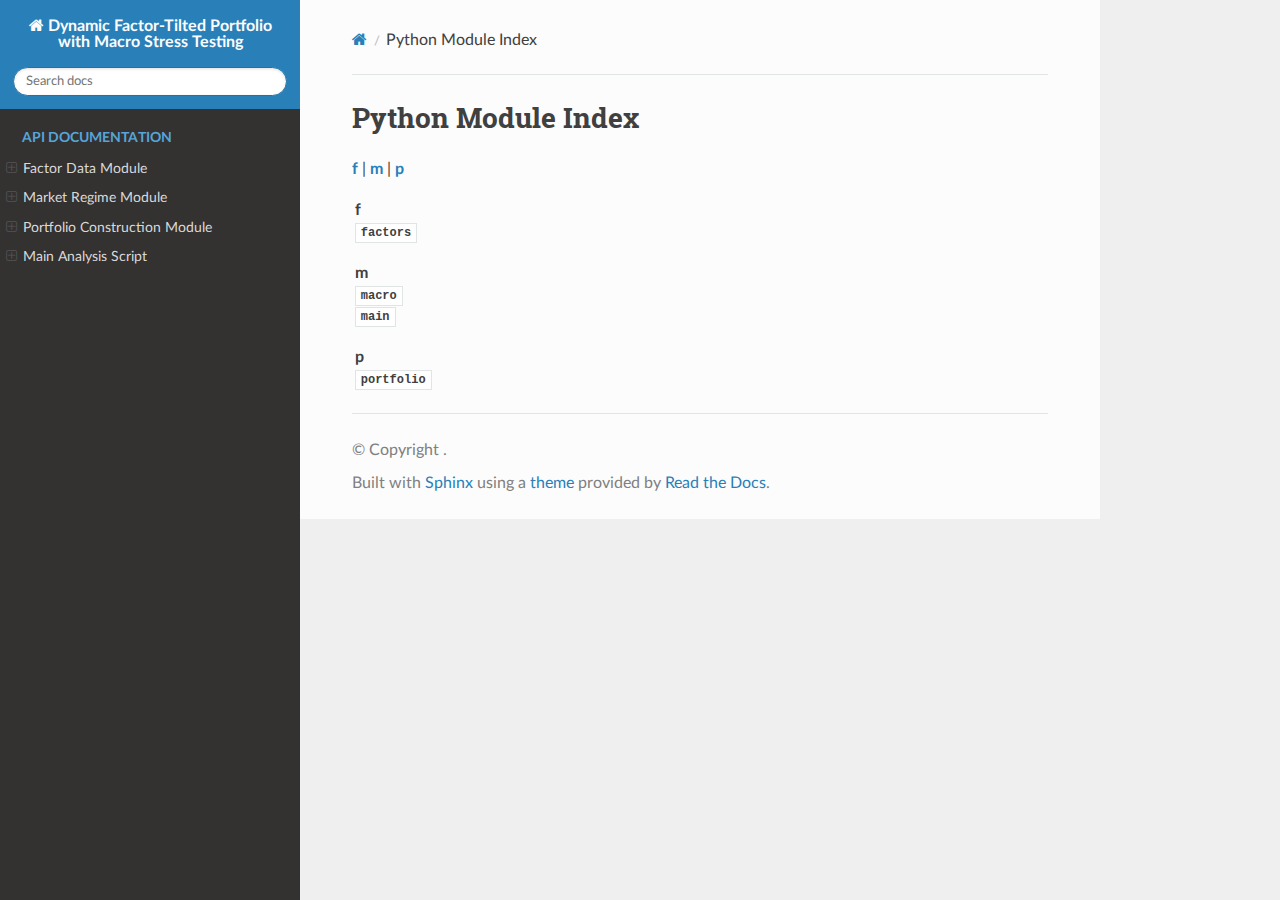
<file: py-modindex.html>
<!DOCTYPE html>
<html class="writer-html5" lang="en">
<head>
  <meta charset="utf-8" />
  <meta name="viewport" content="width=device-width, initial-scale=1.0" />
  <title>Python Module Index &mdash; Dynamic Factor-Tilted Portfolio with Macro Stress Testing 1.0 documentation</title>
      <link rel="stylesheet" type="text/css" href="_static/pygments.css?v=b86133f3" />
      <link rel="stylesheet" type="text/css" href="_static/css/theme.css?v=e59714d7" />
      <link rel="stylesheet" type="text/css" href="_static/custom.css?v=5cf0b8b4" />

  
      <script src="_static/jquery.js?v=5d32c60e"></script>
      <script src="_static/_sphinx_javascript_frameworks_compat.js?v=2cd50e6c"></script>
      <script data-url_root="./" id="documentation_options" src="_static/documentation_options.js?v=359c27e9"></script>
      <script src="_static/doctools.js?v=888ff710"></script>
      <script src="_static/sphinx_highlight.js?v=4825356b"></script>
      <script src="https://cdn.plot.ly/plotly-latest.min.js"></script>
    <script src="_static/js/theme.js"></script>
    <link rel="index" title="Index" href="genindex.html" />
    <link rel="search" title="Search" href="search.html" />
 

    <script>
      DOCUMENTATION_OPTIONS.COLLAPSE_INDEX = true;
    </script>


</head>

<body class="wy-body-for-nav"> 
  <div class="wy-grid-for-nav">
    <nav data-toggle="wy-nav-shift" class="wy-nav-side">
      <div class="wy-side-scroll">
        <div class="wy-side-nav-search" >

          
          
          <a href="index.html" class="icon icon-home">
            Dynamic Factor-Tilted Portfolio with Macro Stress Testing
          </a>
<div role="search">
  <form id="rtd-search-form" class="wy-form" action="search.html" method="get">
    <input type="text" name="q" placeholder="Search docs" aria-label="Search docs" />
    <input type="hidden" name="check_keywords" value="yes" />
    <input type="hidden" name="area" value="default" />
  </form>
</div>
        </div><div class="wy-menu wy-menu-vertical" data-spy="affix" role="navigation" aria-label="Navigation menu">
              <p class="caption" role="heading"><span class="caption-text">API Documentation</span></p>
<ul>
<li class="toctree-l1"><a class="reference internal" href="modules.html">Factor Data Module</a><ul>
<li class="toctree-l2"><a class="reference internal" href="modules.html#factors.get_fama_french_5_factor_url"><code class="docutils literal notranslate"><span class="pre">get_fama_french_5_factor_url()</span></code></a></li>
<li class="toctree-l2"><a class="reference internal" href="modules.html#factors.download_fama_french_5_factors"><code class="docutils literal notranslate"><span class="pre">download_fama_french_5_factors()</span></code></a></li>
</ul>
</li>
<li class="toctree-l1"><a class="reference internal" href="modules.html#module-macro">Market Regime Module</a><ul>
<li class="toctree-l2"><a class="reference internal" href="modules.html#macro.analyze_market_regime"><code class="docutils literal notranslate"><span class="pre">analyze_market_regime()</span></code></a></li>
<li class="toctree-l2"><a class="reference internal" href="modules.html#macro.define_stress_scenarios"><code class="docutils literal notranslate"><span class="pre">define_stress_scenarios()</span></code></a></li>
</ul>
</li>
<li class="toctree-l1"><a class="reference internal" href="modules.html#module-portfolio">Portfolio Construction Module</a><ul>
<li class="toctree-l2"><a class="reference internal" href="modules.html#portfolio.construct_portfolio"><code class="docutils literal notranslate"><span class="pre">construct_portfolio()</span></code></a></li>
<li class="toctree-l2"><a class="reference internal" href="modules.html#portfolio.monte_carlo_var_cvar"><code class="docutils literal notranslate"><span class="pre">monte_carlo_var_cvar()</span></code></a></li>
<li class="toctree-l2"><a class="reference internal" href="modules.html#portfolio.calculate_risk_metrics"><code class="docutils literal notranslate"><span class="pre">calculate_risk_metrics()</span></code></a></li>
<li class="toctree-l2"><a class="reference internal" href="modules.html#portfolio.generate_correlated_scenario_returns"><code class="docutils literal notranslate"><span class="pre">generate_correlated_scenario_returns()</span></code></a></li>
<li class="toctree-l2"><a class="reference internal" href="modules.html#portfolio.stress_test_portfolio"><code class="docutils literal notranslate"><span class="pre">stress_test_portfolio()</span></code></a></li>
</ul>
</li>
<li class="toctree-l1"><a class="reference internal" href="modules.html#module-main">Main Analysis Script</a><ul>
<li class="toctree-l2"><a class="reference internal" href="modules.html#main.generate_plotly_metric_plots"><code class="docutils literal notranslate"><span class="pre">generate_plotly_metric_plots()</span></code></a></li>
<li class="toctree-l2"><a class="reference internal" href="modules.html#main.generate_portfolio_performance_plot"><code class="docutils literal notranslate"><span class="pre">generate_portfolio_performance_plot()</span></code></a></li>
<li class="toctree-l2"><a class="reference internal" href="modules.html#main.generate_correlation_heatmap"><code class="docutils literal notranslate"><span class="pre">generate_correlation_heatmap()</span></code></a></li>
<li class="toctree-l2"><a class="reference internal" href="modules.html#main.generate_risk_comparison_radar"><code class="docutils literal notranslate"><span class="pre">generate_risk_comparison_radar()</span></code></a></li>
<li class="toctree-l2"><a class="reference internal" href="modules.html#main.main"><code class="docutils literal notranslate"><span class="pre">main()</span></code></a></li>
</ul>
</li>
</ul>

        </div>
      </div>
    </nav>

    <section data-toggle="wy-nav-shift" class="wy-nav-content-wrap"><nav class="wy-nav-top" aria-label="Mobile navigation menu" >
          <i data-toggle="wy-nav-top" class="fa fa-bars"></i>
          <a href="index.html">Dynamic Factor-Tilted Portfolio with Macro Stress Testing</a>
      </nav>

      <div class="wy-nav-content">
        <div class="rst-content">
          <div role="navigation" aria-label="Page navigation">
  <ul class="wy-breadcrumbs">
      <li><a href="index.html" class="icon icon-home" aria-label="Home"></a></li>
      <li class="breadcrumb-item active">Python Module Index</li>
      <li class="wy-breadcrumbs-aside">
      </li>
  </ul>
  <hr/>
</div>
          <div role="main" class="document" itemscope="itemscope" itemtype="http://schema.org/Article">
           <div itemprop="articleBody">
             

   <h1>Python Module Index</h1>

   <div class="modindex-jumpbox">
   <a href="#cap-f"><strong>f</strong></a> | 
   <a href="#cap-m"><strong>m</strong></a> | 
   <a href="#cap-p"><strong>p</strong></a>
   </div>

   <table class="indextable modindextable">
     <tr class="pcap"><td></td><td>&#160;</td><td></td></tr>
     <tr class="cap" id="cap-f"><td></td><td>
       <strong>f</strong></td><td></td></tr>
     <tr>
       <td></td>
       <td>
       <a href="modules.html#module-factors"><code class="xref">factors</code></a></td><td>
       <em></em></td></tr>
     <tr class="pcap"><td></td><td>&#160;</td><td></td></tr>
     <tr class="cap" id="cap-m"><td></td><td>
       <strong>m</strong></td><td></td></tr>
     <tr>
       <td></td>
       <td>
       <a href="modules.html#module-macro"><code class="xref">macro</code></a></td><td>
       <em></em></td></tr>
     <tr>
       <td></td>
       <td>
       <a href="modules.html#module-main"><code class="xref">main</code></a></td><td>
       <em></em></td></tr>
     <tr class="pcap"><td></td><td>&#160;</td><td></td></tr>
     <tr class="cap" id="cap-p"><td></td><td>
       <strong>p</strong></td><td></td></tr>
     <tr>
       <td></td>
       <td>
       <a href="modules.html#module-portfolio"><code class="xref">portfolio</code></a></td><td>
       <em></em></td></tr>
   </table>


           </div>
          </div>
          <footer>

  <hr/>

  <div role="contentinfo">
    <p>&#169; Copyright .</p>
  </div>

  Built with <a href="https://www.sphinx-doc.org/">Sphinx</a> using a
    <a href="https://github.com/readthedocs/sphinx_rtd_theme">theme</a>
    provided by <a href="https://readthedocs.org">Read the Docs</a>.
   

</footer>
        </div>
      </div>
    </section>
  </div>
  <script>
      jQuery(function () {
          SphinxRtdTheme.Navigation.enable(true);
      });
  </script> 

</body>
</html>
</file>
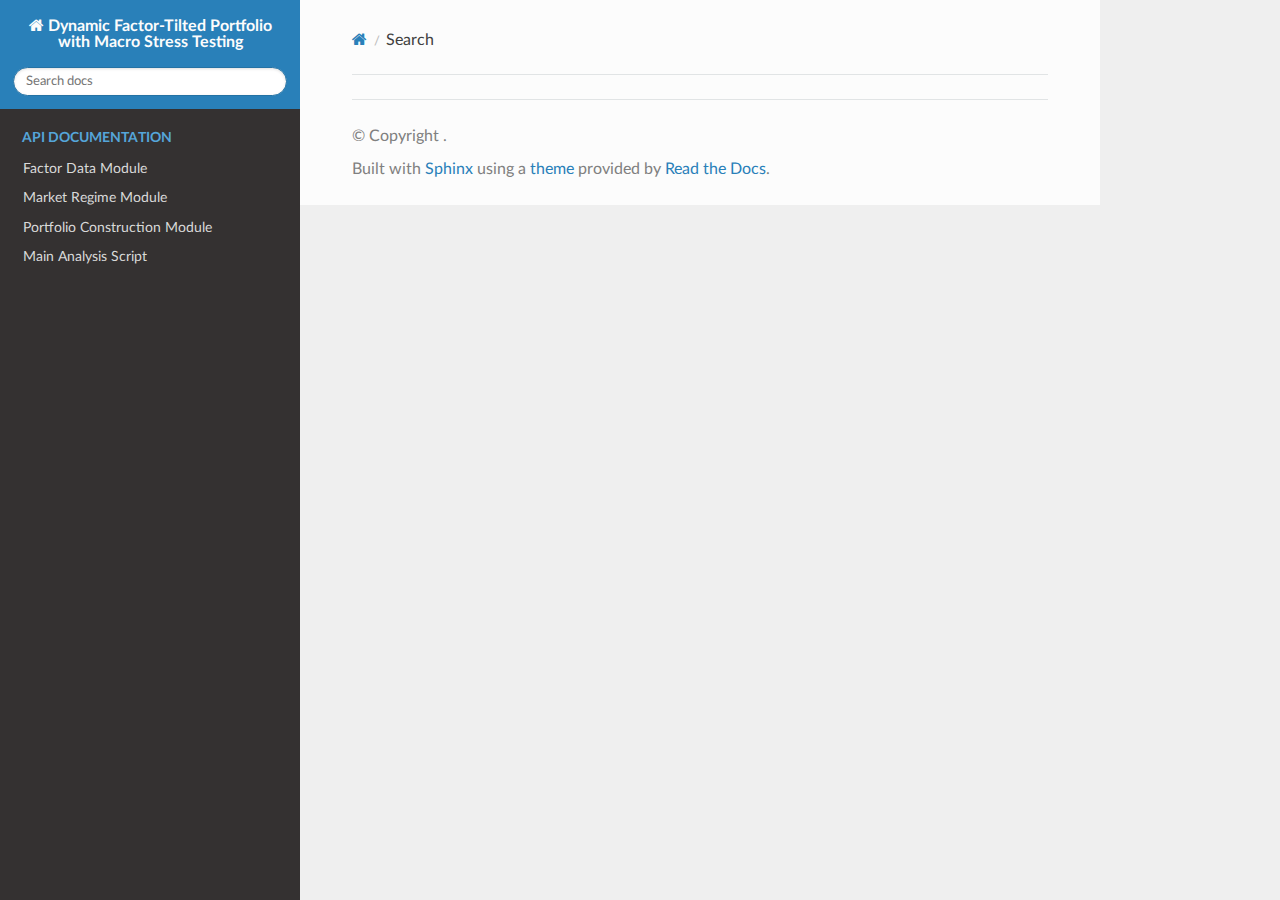
<file: search.html>
<!DOCTYPE html>
<html class="writer-html5" lang="en">
<head>
  <meta charset="utf-8" />
  <meta name="viewport" content="width=device-width, initial-scale=1.0" />
  <title>Search &mdash; Dynamic Factor-Tilted Portfolio with Macro Stress Testing 1.0 documentation</title>
      <link rel="stylesheet" type="text/css" href="_static/pygments.css?v=b86133f3" />
      <link rel="stylesheet" type="text/css" href="_static/css/theme.css?v=e59714d7" />

  
    
      <script src="_static/jquery.js?v=5d32c60e"></script>
      <script src="_static/_sphinx_javascript_frameworks_compat.js?v=2cd50e6c"></script>
      <script data-url_root="./" id="documentation_options" src="_static/documentation_options.js?v=359c27e9"></script>
      <script src="_static/doctools.js?v=888ff710"></script>
      <script src="_static/sphinx_highlight.js?v=4825356b"></script>
    <script src="_static/js/theme.js"></script>
    <script src="_static/searchtools.js"></script>
    <script src="_static/language_data.js"></script>
    <link rel="index" title="Index" href="genindex.html" />
    <link rel="search" title="Search" href="#" /> 
</head>

<body class="wy-body-for-nav"> 
  <div class="wy-grid-for-nav">
    <nav data-toggle="wy-nav-shift" class="wy-nav-side">
      <div class="wy-side-scroll">
        <div class="wy-side-nav-search" >

          
          
          <a href="index.html" class="icon icon-home">
            Dynamic Factor-Tilted Portfolio with Macro Stress Testing
          </a>
<div role="search">
  <form id="rtd-search-form" class="wy-form" action="#" method="get">
    <input type="text" name="q" placeholder="Search docs" aria-label="Search docs" />
    <input type="hidden" name="check_keywords" value="yes" />
    <input type="hidden" name="area" value="default" />
  </form>
</div>
        </div><div class="wy-menu wy-menu-vertical" data-spy="affix" role="navigation" aria-label="Navigation menu">
              <p class="caption" role="heading"><span class="caption-text">API Documentation</span></p>
<ul>
<li class="toctree-l1"><a class="reference internal" href="modules.html">Factor Data Module</a></li>
<li class="toctree-l1"><a class="reference internal" href="modules.html#module-macro">Market Regime Module</a></li>
<li class="toctree-l1"><a class="reference internal" href="modules.html#module-portfolio">Portfolio Construction Module</a></li>
<li class="toctree-l1"><a class="reference internal" href="modules.html#module-main">Main Analysis Script</a></li>
</ul>

        </div>
      </div>
    </nav>

    <section data-toggle="wy-nav-shift" class="wy-nav-content-wrap"><nav class="wy-nav-top" aria-label="Mobile navigation menu" >
          <i data-toggle="wy-nav-top" class="fa fa-bars"></i>
          <a href="index.html">Dynamic Factor-Tilted Portfolio with Macro Stress Testing</a>
      </nav>

      <div class="wy-nav-content">
        <div class="rst-content">
          <div role="navigation" aria-label="Page navigation">
  <ul class="wy-breadcrumbs">
      <li><a href="index.html" class="icon icon-home" aria-label="Home"></a></li>
      <li class="breadcrumb-item active">Search</li>
      <li class="wy-breadcrumbs-aside">
      </li>
  </ul>
  <hr/>
</div>
          <div role="main" class="document" itemscope="itemscope" itemtype="http://schema.org/Article">
           <div itemprop="articleBody">
             
  <noscript>
  <div id="fallback" class="admonition warning">
    <p class="last">
      Please activate JavaScript to enable the search functionality.
    </p>
  </div>
  </noscript>

  
  <div id="search-results">
  
  </div>

           </div>
          </div>
          <footer>

  <hr/>

  <div role="contentinfo">
    <p>&#169; Copyright .</p>
  </div>

  Built with <a href="https://www.sphinx-doc.org/">Sphinx</a> using a
    <a href="https://github.com/readthedocs/sphinx_rtd_theme">theme</a>
    provided by <a href="https://readthedocs.org">Read the Docs</a>.
   

</footer>
        </div>
      </div>
    </section>
  </div>
  <script>
      jQuery(function () {
          SphinxRtdTheme.Navigation.enable(true);
      });
  </script>
  <script>
    jQuery(function() { Search.loadIndex("searchindex.js"); });
  </script>
  
  <script id="searchindexloader"></script>
   


</body>
</html>
</file>
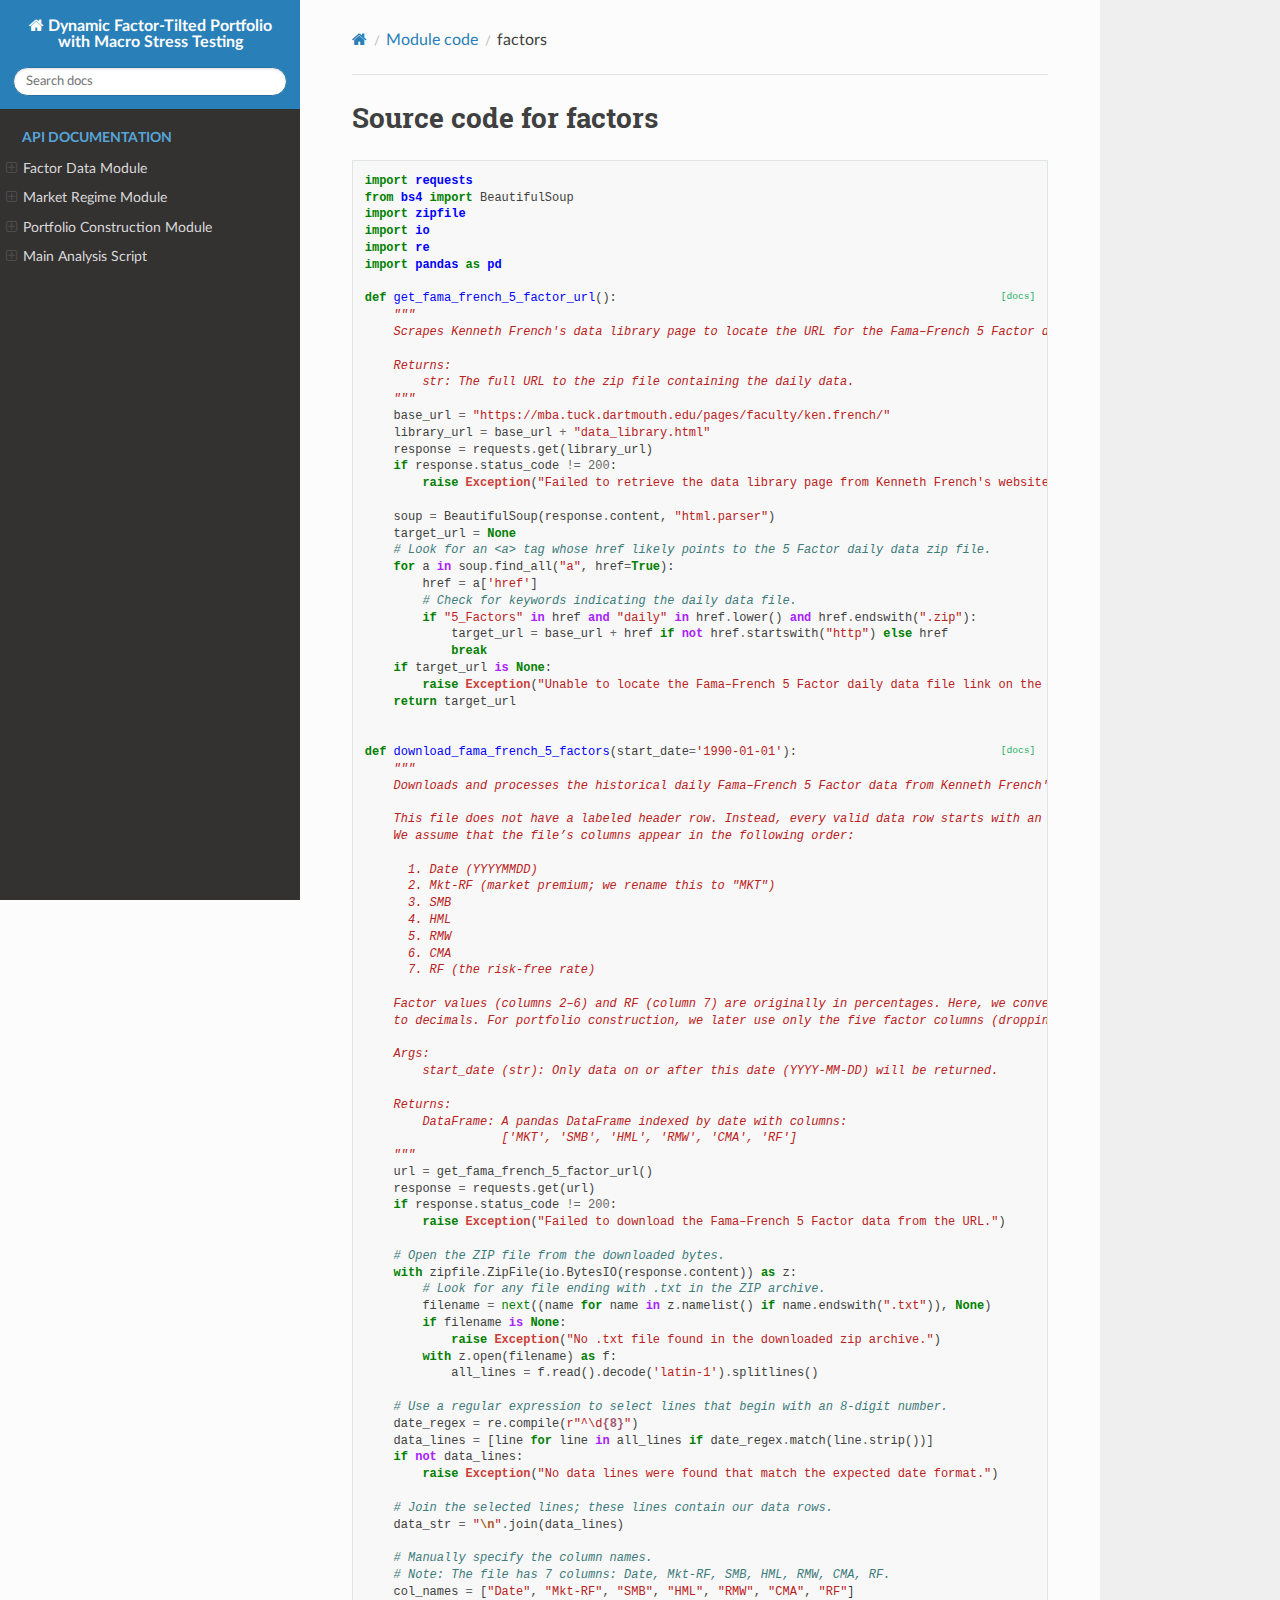
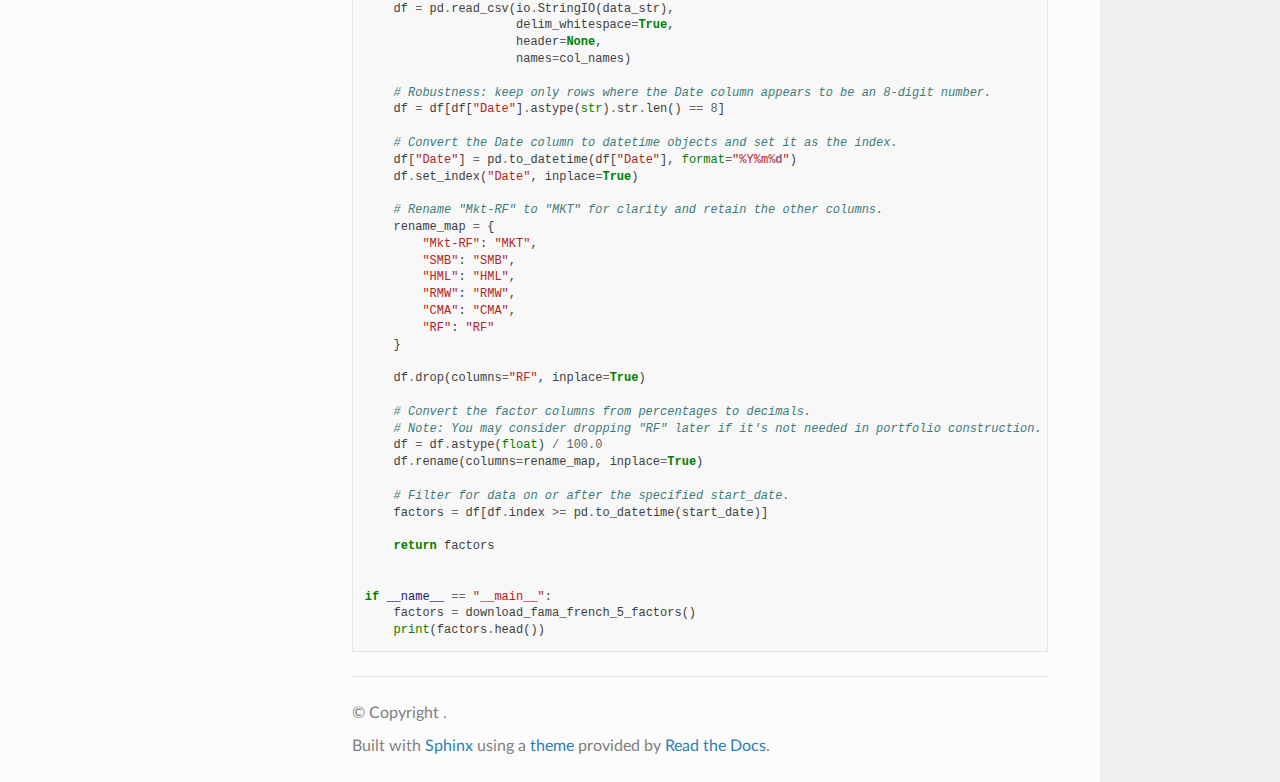
<file: _modules/factors.html>
<!DOCTYPE html>
<html class="writer-html5" lang="en">
<head>
  <meta charset="utf-8" />
  <meta name="viewport" content="width=device-width, initial-scale=1.0" />
  <title>factors &mdash; Dynamic Factor-Tilted Portfolio with Macro Stress Testing 1.0 documentation</title>
      <link rel="stylesheet" type="text/css" href="../_static/pygments.css?v=b86133f3" />
      <link rel="stylesheet" type="text/css" href="../_static/css/theme.css?v=e59714d7" />
      <link rel="stylesheet" type="text/css" href="../_static/custom.css?v=5cf0b8b4" />

  
      <script src="../_static/jquery.js?v=5d32c60e"></script>
      <script src="../_static/_sphinx_javascript_frameworks_compat.js?v=2cd50e6c"></script>
      <script data-url_root="../" id="documentation_options" src="../_static/documentation_options.js?v=359c27e9"></script>
      <script src="../_static/doctools.js?v=888ff710"></script>
      <script src="../_static/sphinx_highlight.js?v=4825356b"></script>
      <script src="https://cdn.plot.ly/plotly-latest.min.js"></script>
    <script src="../_static/js/theme.js"></script>
    <link rel="index" title="Index" href="../genindex.html" />
    <link rel="search" title="Search" href="../search.html" /> 
</head>

<body class="wy-body-for-nav"> 
  <div class="wy-grid-for-nav">
    <nav data-toggle="wy-nav-shift" class="wy-nav-side">
      <div class="wy-side-scroll">
        <div class="wy-side-nav-search" >

          
          
          <a href="../index.html" class="icon icon-home">
            Dynamic Factor-Tilted Portfolio with Macro Stress Testing
          </a>
<div role="search">
  <form id="rtd-search-form" class="wy-form" action="../search.html" method="get">
    <input type="text" name="q" placeholder="Search docs" aria-label="Search docs" />
    <input type="hidden" name="check_keywords" value="yes" />
    <input type="hidden" name="area" value="default" />
  </form>
</div>
        </div><div class="wy-menu wy-menu-vertical" data-spy="affix" role="navigation" aria-label="Navigation menu">
              <p class="caption" role="heading"><span class="caption-text">API Documentation</span></p>
<ul>
<li class="toctree-l1"><a class="reference internal" href="../modules.html">Factor Data Module</a><ul>
<li class="toctree-l2"><a class="reference internal" href="../modules.html#factors.get_fama_french_5_factor_url"><code class="docutils literal notranslate"><span class="pre">get_fama_french_5_factor_url()</span></code></a></li>
<li class="toctree-l2"><a class="reference internal" href="../modules.html#factors.download_fama_french_5_factors"><code class="docutils literal notranslate"><span class="pre">download_fama_french_5_factors()</span></code></a></li>
</ul>
</li>
<li class="toctree-l1"><a class="reference internal" href="../modules.html#module-macro">Market Regime Module</a><ul>
<li class="toctree-l2"><a class="reference internal" href="../modules.html#macro.analyze_market_regime"><code class="docutils literal notranslate"><span class="pre">analyze_market_regime()</span></code></a></li>
<li class="toctree-l2"><a class="reference internal" href="../modules.html#macro.define_stress_scenarios"><code class="docutils literal notranslate"><span class="pre">define_stress_scenarios()</span></code></a></li>
</ul>
</li>
<li class="toctree-l1"><a class="reference internal" href="../modules.html#module-portfolio">Portfolio Construction Module</a><ul>
<li class="toctree-l2"><a class="reference internal" href="../modules.html#portfolio.construct_portfolio"><code class="docutils literal notranslate"><span class="pre">construct_portfolio()</span></code></a></li>
<li class="toctree-l2"><a class="reference internal" href="../modules.html#portfolio.monte_carlo_var_cvar"><code class="docutils literal notranslate"><span class="pre">monte_carlo_var_cvar()</span></code></a></li>
<li class="toctree-l2"><a class="reference internal" href="../modules.html#portfolio.calculate_risk_metrics"><code class="docutils literal notranslate"><span class="pre">calculate_risk_metrics()</span></code></a></li>
<li class="toctree-l2"><a class="reference internal" href="../modules.html#portfolio.generate_correlated_scenario_returns"><code class="docutils literal notranslate"><span class="pre">generate_correlated_scenario_returns()</span></code></a></li>
<li class="toctree-l2"><a class="reference internal" href="../modules.html#portfolio.stress_test_portfolio"><code class="docutils literal notranslate"><span class="pre">stress_test_portfolio()</span></code></a></li>
</ul>
</li>
<li class="toctree-l1"><a class="reference internal" href="../modules.html#module-main">Main Analysis Script</a><ul>
<li class="toctree-l2"><a class="reference internal" href="../modules.html#main.generate_plotly_metric_plots"><code class="docutils literal notranslate"><span class="pre">generate_plotly_metric_plots()</span></code></a></li>
<li class="toctree-l2"><a class="reference internal" href="../modules.html#main.generate_portfolio_performance_plot"><code class="docutils literal notranslate"><span class="pre">generate_portfolio_performance_plot()</span></code></a></li>
<li class="toctree-l2"><a class="reference internal" href="../modules.html#main.generate_correlation_heatmap"><code class="docutils literal notranslate"><span class="pre">generate_correlation_heatmap()</span></code></a></li>
<li class="toctree-l2"><a class="reference internal" href="../modules.html#main.generate_risk_comparison_radar"><code class="docutils literal notranslate"><span class="pre">generate_risk_comparison_radar()</span></code></a></li>
<li class="toctree-l2"><a class="reference internal" href="../modules.html#main.main"><code class="docutils literal notranslate"><span class="pre">main()</span></code></a></li>
</ul>
</li>
</ul>

        </div>
      </div>
    </nav>

    <section data-toggle="wy-nav-shift" class="wy-nav-content-wrap"><nav class="wy-nav-top" aria-label="Mobile navigation menu" >
          <i data-toggle="wy-nav-top" class="fa fa-bars"></i>
          <a href="../index.html">Dynamic Factor-Tilted Portfolio with Macro Stress Testing</a>
      </nav>

      <div class="wy-nav-content">
        <div class="rst-content">
          <div role="navigation" aria-label="Page navigation">
  <ul class="wy-breadcrumbs">
      <li><a href="../index.html" class="icon icon-home" aria-label="Home"></a></li>
          <li class="breadcrumb-item"><a href="index.html">Module code</a></li>
      <li class="breadcrumb-item active">factors</li>
      <li class="wy-breadcrumbs-aside">
      </li>
  </ul>
  <hr/>
</div>
          <div role="main" class="document" itemscope="itemscope" itemtype="http://schema.org/Article">
           <div itemprop="articleBody">
             
  <h1>Source code for factors</h1><div class="highlight"><pre>
<span></span><span class="kn">import</span><span class="w"> </span><span class="nn">requests</span>
<span class="kn">from</span><span class="w"> </span><span class="nn">bs4</span><span class="w"> </span><span class="kn">import</span> <span class="n">BeautifulSoup</span>
<span class="kn">import</span><span class="w"> </span><span class="nn">zipfile</span>
<span class="kn">import</span><span class="w"> </span><span class="nn">io</span>
<span class="kn">import</span><span class="w"> </span><span class="nn">re</span>
<span class="kn">import</span><span class="w"> </span><span class="nn">pandas</span><span class="w"> </span><span class="k">as</span><span class="w"> </span><span class="nn">pd</span>

<div class="viewcode-block" id="get_fama_french_5_factor_url"><a class="viewcode-back" href="../modules.html#factors.get_fama_french_5_factor_url">[docs]</a><span class="k">def</span><span class="w"> </span><span class="nf">get_fama_french_5_factor_url</span><span class="p">():</span>
<span class="w">    </span><span class="sd">&quot;&quot;&quot;</span>
<span class="sd">    Scrapes Kenneth French&#39;s data library page to locate the URL for the Fama–French 5 Factor daily data.</span>
<span class="sd">    </span>
<span class="sd">    Returns:</span>
<span class="sd">        str: The full URL to the zip file containing the daily data.</span>
<span class="sd">    &quot;&quot;&quot;</span>
    <span class="n">base_url</span> <span class="o">=</span> <span class="s2">&quot;https://mba.tuck.dartmouth.edu/pages/faculty/ken.french/&quot;</span>
    <span class="n">library_url</span> <span class="o">=</span> <span class="n">base_url</span> <span class="o">+</span> <span class="s2">&quot;data_library.html&quot;</span>
    <span class="n">response</span> <span class="o">=</span> <span class="n">requests</span><span class="o">.</span><span class="n">get</span><span class="p">(</span><span class="n">library_url</span><span class="p">)</span>
    <span class="k">if</span> <span class="n">response</span><span class="o">.</span><span class="n">status_code</span> <span class="o">!=</span> <span class="mi">200</span><span class="p">:</span>
        <span class="k">raise</span> <span class="ne">Exception</span><span class="p">(</span><span class="s2">&quot;Failed to retrieve the data library page from Kenneth French&#39;s website.&quot;</span><span class="p">)</span>
    
    <span class="n">soup</span> <span class="o">=</span> <span class="n">BeautifulSoup</span><span class="p">(</span><span class="n">response</span><span class="o">.</span><span class="n">content</span><span class="p">,</span> <span class="s2">&quot;html.parser&quot;</span><span class="p">)</span>
    <span class="n">target_url</span> <span class="o">=</span> <span class="kc">None</span>
    <span class="c1"># Look for an &lt;a&gt; tag whose href likely points to the 5 Factor daily data zip file.</span>
    <span class="k">for</span> <span class="n">a</span> <span class="ow">in</span> <span class="n">soup</span><span class="o">.</span><span class="n">find_all</span><span class="p">(</span><span class="s2">&quot;a&quot;</span><span class="p">,</span> <span class="n">href</span><span class="o">=</span><span class="kc">True</span><span class="p">):</span>
        <span class="n">href</span> <span class="o">=</span> <span class="n">a</span><span class="p">[</span><span class="s1">&#39;href&#39;</span><span class="p">]</span>
        <span class="c1"># Check for keywords indicating the daily data file.</span>
        <span class="k">if</span> <span class="s2">&quot;5_Factors&quot;</span> <span class="ow">in</span> <span class="n">href</span> <span class="ow">and</span> <span class="s2">&quot;daily&quot;</span> <span class="ow">in</span> <span class="n">href</span><span class="o">.</span><span class="n">lower</span><span class="p">()</span> <span class="ow">and</span> <span class="n">href</span><span class="o">.</span><span class="n">endswith</span><span class="p">(</span><span class="s2">&quot;.zip&quot;</span><span class="p">):</span>
            <span class="n">target_url</span> <span class="o">=</span> <span class="n">base_url</span> <span class="o">+</span> <span class="n">href</span> <span class="k">if</span> <span class="ow">not</span> <span class="n">href</span><span class="o">.</span><span class="n">startswith</span><span class="p">(</span><span class="s2">&quot;http&quot;</span><span class="p">)</span> <span class="k">else</span> <span class="n">href</span>
            <span class="k">break</span>
    <span class="k">if</span> <span class="n">target_url</span> <span class="ow">is</span> <span class="kc">None</span><span class="p">:</span>
        <span class="k">raise</span> <span class="ne">Exception</span><span class="p">(</span><span class="s2">&quot;Unable to locate the Fama–French 5 Factor daily data file link on the page.&quot;</span><span class="p">)</span>
    <span class="k">return</span> <span class="n">target_url</span></div>

<div class="viewcode-block" id="download_fama_french_5_factors"><a class="viewcode-back" href="../modules.html#factors.download_fama_french_5_factors">[docs]</a><span class="k">def</span><span class="w"> </span><span class="nf">download_fama_french_5_factors</span><span class="p">(</span><span class="n">start_date</span><span class="o">=</span><span class="s1">&#39;1990-01-01&#39;</span><span class="p">):</span>
<span class="w">    </span><span class="sd">&quot;&quot;&quot;</span>
<span class="sd">    Downloads and processes the historical daily Fama–French 5 Factor data from Kenneth French&#39;s website.</span>
<span class="sd">    </span>
<span class="sd">    This file does not have a labeled header row. Instead, every valid data row starts with an 8-digit date.</span>
<span class="sd">    We assume that the file’s columns appear in the following order:</span>
<span class="sd">    </span>
<span class="sd">      1. Date (YYYYMMDD)</span>
<span class="sd">      2. Mkt-RF (market premium; we rename this to &quot;MKT&quot;)</span>
<span class="sd">      3. SMB</span>
<span class="sd">      4. HML</span>
<span class="sd">      5. RMW</span>
<span class="sd">      6. CMA</span>
<span class="sd">      7. RF (the risk-free rate)</span>
<span class="sd">    </span>
<span class="sd">    Factor values (columns 2–6) and RF (column 7) are originally in percentages. Here, we convert them </span>
<span class="sd">    to decimals. For portfolio construction, we later use only the five factor columns (dropping RF).</span>
<span class="sd">    </span>
<span class="sd">    Args:</span>
<span class="sd">        start_date (str): Only data on or after this date (YYYY-MM-DD) will be returned.</span>
<span class="sd">    </span>
<span class="sd">    Returns:</span>
<span class="sd">        DataFrame: A pandas DataFrame indexed by date with columns:</span>
<span class="sd">                   [&#39;MKT&#39;, &#39;SMB&#39;, &#39;HML&#39;, &#39;RMW&#39;, &#39;CMA&#39;, &#39;RF&#39;]</span>
<span class="sd">    &quot;&quot;&quot;</span>
    <span class="n">url</span> <span class="o">=</span> <span class="n">get_fama_french_5_factor_url</span><span class="p">()</span>
    <span class="n">response</span> <span class="o">=</span> <span class="n">requests</span><span class="o">.</span><span class="n">get</span><span class="p">(</span><span class="n">url</span><span class="p">)</span>
    <span class="k">if</span> <span class="n">response</span><span class="o">.</span><span class="n">status_code</span> <span class="o">!=</span> <span class="mi">200</span><span class="p">:</span>
        <span class="k">raise</span> <span class="ne">Exception</span><span class="p">(</span><span class="s2">&quot;Failed to download the Fama–French 5 Factor data from the URL.&quot;</span><span class="p">)</span>
    
    <span class="c1"># Open the ZIP file from the downloaded bytes.</span>
    <span class="k">with</span> <span class="n">zipfile</span><span class="o">.</span><span class="n">ZipFile</span><span class="p">(</span><span class="n">io</span><span class="o">.</span><span class="n">BytesIO</span><span class="p">(</span><span class="n">response</span><span class="o">.</span><span class="n">content</span><span class="p">))</span> <span class="k">as</span> <span class="n">z</span><span class="p">:</span>
        <span class="c1"># Look for any file ending with .txt in the ZIP archive.</span>
        <span class="n">filename</span> <span class="o">=</span> <span class="nb">next</span><span class="p">((</span><span class="n">name</span> <span class="k">for</span> <span class="n">name</span> <span class="ow">in</span> <span class="n">z</span><span class="o">.</span><span class="n">namelist</span><span class="p">()</span> <span class="k">if</span> <span class="n">name</span><span class="o">.</span><span class="n">endswith</span><span class="p">(</span><span class="s2">&quot;.txt&quot;</span><span class="p">)),</span> <span class="kc">None</span><span class="p">)</span>
        <span class="k">if</span> <span class="n">filename</span> <span class="ow">is</span> <span class="kc">None</span><span class="p">:</span>
            <span class="k">raise</span> <span class="ne">Exception</span><span class="p">(</span><span class="s2">&quot;No .txt file found in the downloaded zip archive.&quot;</span><span class="p">)</span>
        <span class="k">with</span> <span class="n">z</span><span class="o">.</span><span class="n">open</span><span class="p">(</span><span class="n">filename</span><span class="p">)</span> <span class="k">as</span> <span class="n">f</span><span class="p">:</span>
            <span class="n">all_lines</span> <span class="o">=</span> <span class="n">f</span><span class="o">.</span><span class="n">read</span><span class="p">()</span><span class="o">.</span><span class="n">decode</span><span class="p">(</span><span class="s1">&#39;latin-1&#39;</span><span class="p">)</span><span class="o">.</span><span class="n">splitlines</span><span class="p">()</span>
    
    <span class="c1"># Use a regular expression to select lines that begin with an 8-digit number.</span>
    <span class="n">date_regex</span> <span class="o">=</span> <span class="n">re</span><span class="o">.</span><span class="n">compile</span><span class="p">(</span><span class="sa">r</span><span class="s2">&quot;^\d</span><span class="si">{8}</span><span class="s2">&quot;</span><span class="p">)</span>
    <span class="n">data_lines</span> <span class="o">=</span> <span class="p">[</span><span class="n">line</span> <span class="k">for</span> <span class="n">line</span> <span class="ow">in</span> <span class="n">all_lines</span> <span class="k">if</span> <span class="n">date_regex</span><span class="o">.</span><span class="n">match</span><span class="p">(</span><span class="n">line</span><span class="o">.</span><span class="n">strip</span><span class="p">())]</span>
    <span class="k">if</span> <span class="ow">not</span> <span class="n">data_lines</span><span class="p">:</span>
        <span class="k">raise</span> <span class="ne">Exception</span><span class="p">(</span><span class="s2">&quot;No data lines were found that match the expected date format.&quot;</span><span class="p">)</span>
    
    <span class="c1"># Join the selected lines; these lines contain our data rows.</span>
    <span class="n">data_str</span> <span class="o">=</span> <span class="s2">&quot;</span><span class="se">\n</span><span class="s2">&quot;</span><span class="o">.</span><span class="n">join</span><span class="p">(</span><span class="n">data_lines</span><span class="p">)</span>
    
    <span class="c1"># Manually specify the column names.</span>
    <span class="c1"># Note: The file has 7 columns: Date, Mkt-RF, SMB, HML, RMW, CMA, RF.</span>
    <span class="n">col_names</span> <span class="o">=</span> <span class="p">[</span><span class="s2">&quot;Date&quot;</span><span class="p">,</span> <span class="s2">&quot;Mkt-RF&quot;</span><span class="p">,</span> <span class="s2">&quot;SMB&quot;</span><span class="p">,</span> <span class="s2">&quot;HML&quot;</span><span class="p">,</span> <span class="s2">&quot;RMW&quot;</span><span class="p">,</span> <span class="s2">&quot;CMA&quot;</span><span class="p">,</span> <span class="s2">&quot;RF&quot;</span><span class="p">]</span>
    <span class="n">df</span> <span class="o">=</span> <span class="n">pd</span><span class="o">.</span><span class="n">read_csv</span><span class="p">(</span><span class="n">io</span><span class="o">.</span><span class="n">StringIO</span><span class="p">(</span><span class="n">data_str</span><span class="p">),</span> 
                     <span class="n">delim_whitespace</span><span class="o">=</span><span class="kc">True</span><span class="p">,</span> 
                     <span class="n">header</span><span class="o">=</span><span class="kc">None</span><span class="p">,</span> 
                     <span class="n">names</span><span class="o">=</span><span class="n">col_names</span><span class="p">)</span>
    
    <span class="c1"># Robustness: keep only rows where the Date column appears to be an 8-digit number.</span>
    <span class="n">df</span> <span class="o">=</span> <span class="n">df</span><span class="p">[</span><span class="n">df</span><span class="p">[</span><span class="s2">&quot;Date&quot;</span><span class="p">]</span><span class="o">.</span><span class="n">astype</span><span class="p">(</span><span class="nb">str</span><span class="p">)</span><span class="o">.</span><span class="n">str</span><span class="o">.</span><span class="n">len</span><span class="p">()</span> <span class="o">==</span> <span class="mi">8</span><span class="p">]</span>
    
    <span class="c1"># Convert the Date column to datetime objects and set it as the index.</span>
    <span class="n">df</span><span class="p">[</span><span class="s2">&quot;Date&quot;</span><span class="p">]</span> <span class="o">=</span> <span class="n">pd</span><span class="o">.</span><span class="n">to_datetime</span><span class="p">(</span><span class="n">df</span><span class="p">[</span><span class="s2">&quot;Date&quot;</span><span class="p">],</span> <span class="nb">format</span><span class="o">=</span><span class="s2">&quot;%Y%m</span><span class="si">%d</span><span class="s2">&quot;</span><span class="p">)</span>
    <span class="n">df</span><span class="o">.</span><span class="n">set_index</span><span class="p">(</span><span class="s2">&quot;Date&quot;</span><span class="p">,</span> <span class="n">inplace</span><span class="o">=</span><span class="kc">True</span><span class="p">)</span>
    
    <span class="c1"># Rename &quot;Mkt-RF&quot; to &quot;MKT&quot; for clarity and retain the other columns.</span>
    <span class="n">rename_map</span> <span class="o">=</span> <span class="p">{</span>
        <span class="s2">&quot;Mkt-RF&quot;</span><span class="p">:</span> <span class="s2">&quot;MKT&quot;</span><span class="p">,</span>
        <span class="s2">&quot;SMB&quot;</span><span class="p">:</span> <span class="s2">&quot;SMB&quot;</span><span class="p">,</span>
        <span class="s2">&quot;HML&quot;</span><span class="p">:</span> <span class="s2">&quot;HML&quot;</span><span class="p">,</span>
        <span class="s2">&quot;RMW&quot;</span><span class="p">:</span> <span class="s2">&quot;RMW&quot;</span><span class="p">,</span>
        <span class="s2">&quot;CMA&quot;</span><span class="p">:</span> <span class="s2">&quot;CMA&quot;</span><span class="p">,</span>
        <span class="s2">&quot;RF&quot;</span><span class="p">:</span> <span class="s2">&quot;RF&quot;</span>
    <span class="p">}</span>

    <span class="n">df</span><span class="o">.</span><span class="n">drop</span><span class="p">(</span><span class="n">columns</span><span class="o">=</span><span class="s2">&quot;RF&quot;</span><span class="p">,</span> <span class="n">inplace</span><span class="o">=</span><span class="kc">True</span><span class="p">)</span>
    
    <span class="c1"># Convert the factor columns from percentages to decimals.</span>
    <span class="c1"># Note: You may consider dropping &quot;RF&quot; later if it&#39;s not needed in portfolio construction.</span>
    <span class="n">df</span> <span class="o">=</span> <span class="n">df</span><span class="o">.</span><span class="n">astype</span><span class="p">(</span><span class="nb">float</span><span class="p">)</span> <span class="o">/</span> <span class="mf">100.0</span>
    <span class="n">df</span><span class="o">.</span><span class="n">rename</span><span class="p">(</span><span class="n">columns</span><span class="o">=</span><span class="n">rename_map</span><span class="p">,</span> <span class="n">inplace</span><span class="o">=</span><span class="kc">True</span><span class="p">)</span>
    
    <span class="c1"># Filter for data on or after the specified start_date.</span>
    <span class="n">factors</span> <span class="o">=</span> <span class="n">df</span><span class="p">[</span><span class="n">df</span><span class="o">.</span><span class="n">index</span> <span class="o">&gt;=</span> <span class="n">pd</span><span class="o">.</span><span class="n">to_datetime</span><span class="p">(</span><span class="n">start_date</span><span class="p">)]</span>
    
    <span class="k">return</span> <span class="n">factors</span></div>

<span class="k">if</span> <span class="vm">__name__</span> <span class="o">==</span> <span class="s2">&quot;__main__&quot;</span><span class="p">:</span>
    <span class="n">factors</span> <span class="o">=</span> <span class="n">download_fama_french_5_factors</span><span class="p">()</span>
    <span class="nb">print</span><span class="p">(</span><span class="n">factors</span><span class="o">.</span><span class="n">head</span><span class="p">())</span>
</pre></div>

           </div>
          </div>
          <footer>

  <hr/>

  <div role="contentinfo">
    <p>&#169; Copyright .</p>
  </div>

  Built with <a href="https://www.sphinx-doc.org/">Sphinx</a> using a
    <a href="https://github.com/readthedocs/sphinx_rtd_theme">theme</a>
    provided by <a href="https://readthedocs.org">Read the Docs</a>.
   

</footer>
        </div>
      </div>
    </section>
  </div>
  <script>
      jQuery(function () {
          SphinxRtdTheme.Navigation.enable(true);
      });
  </script> 

</body>
</html>
</file>
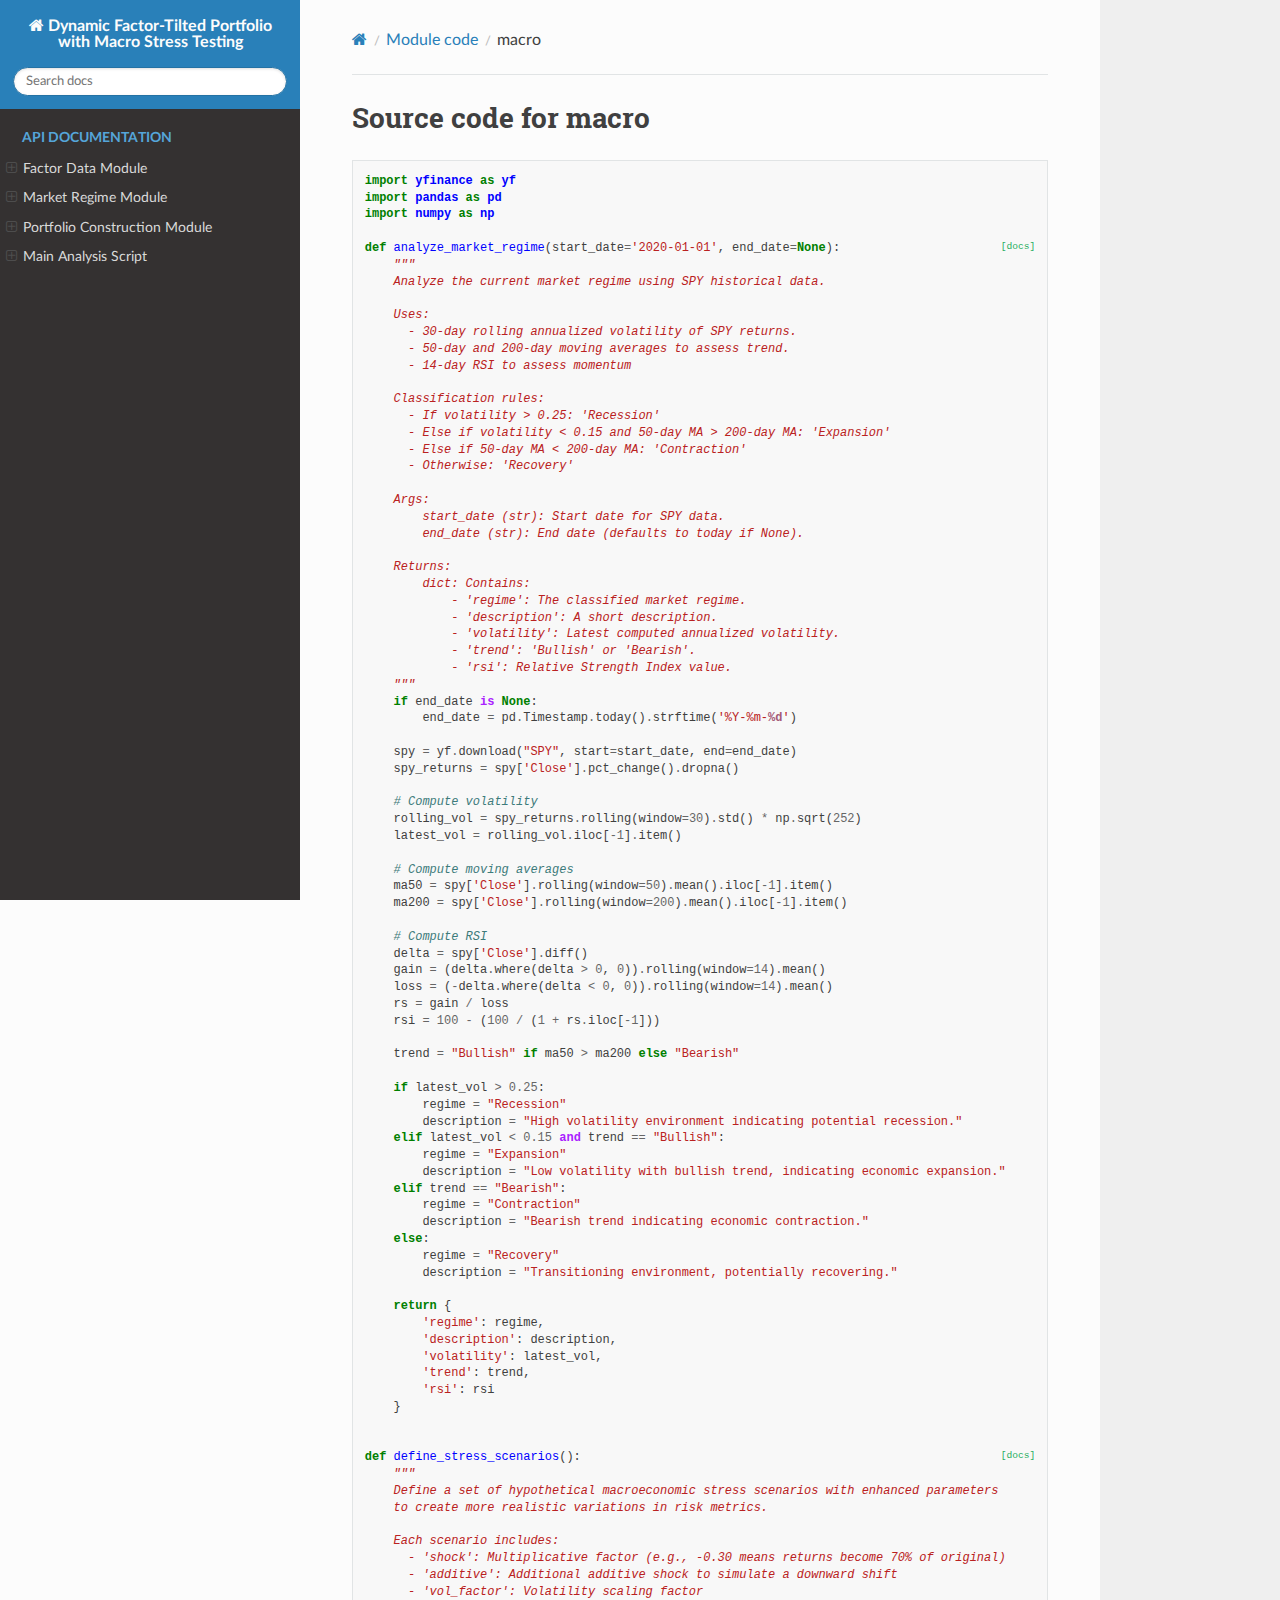
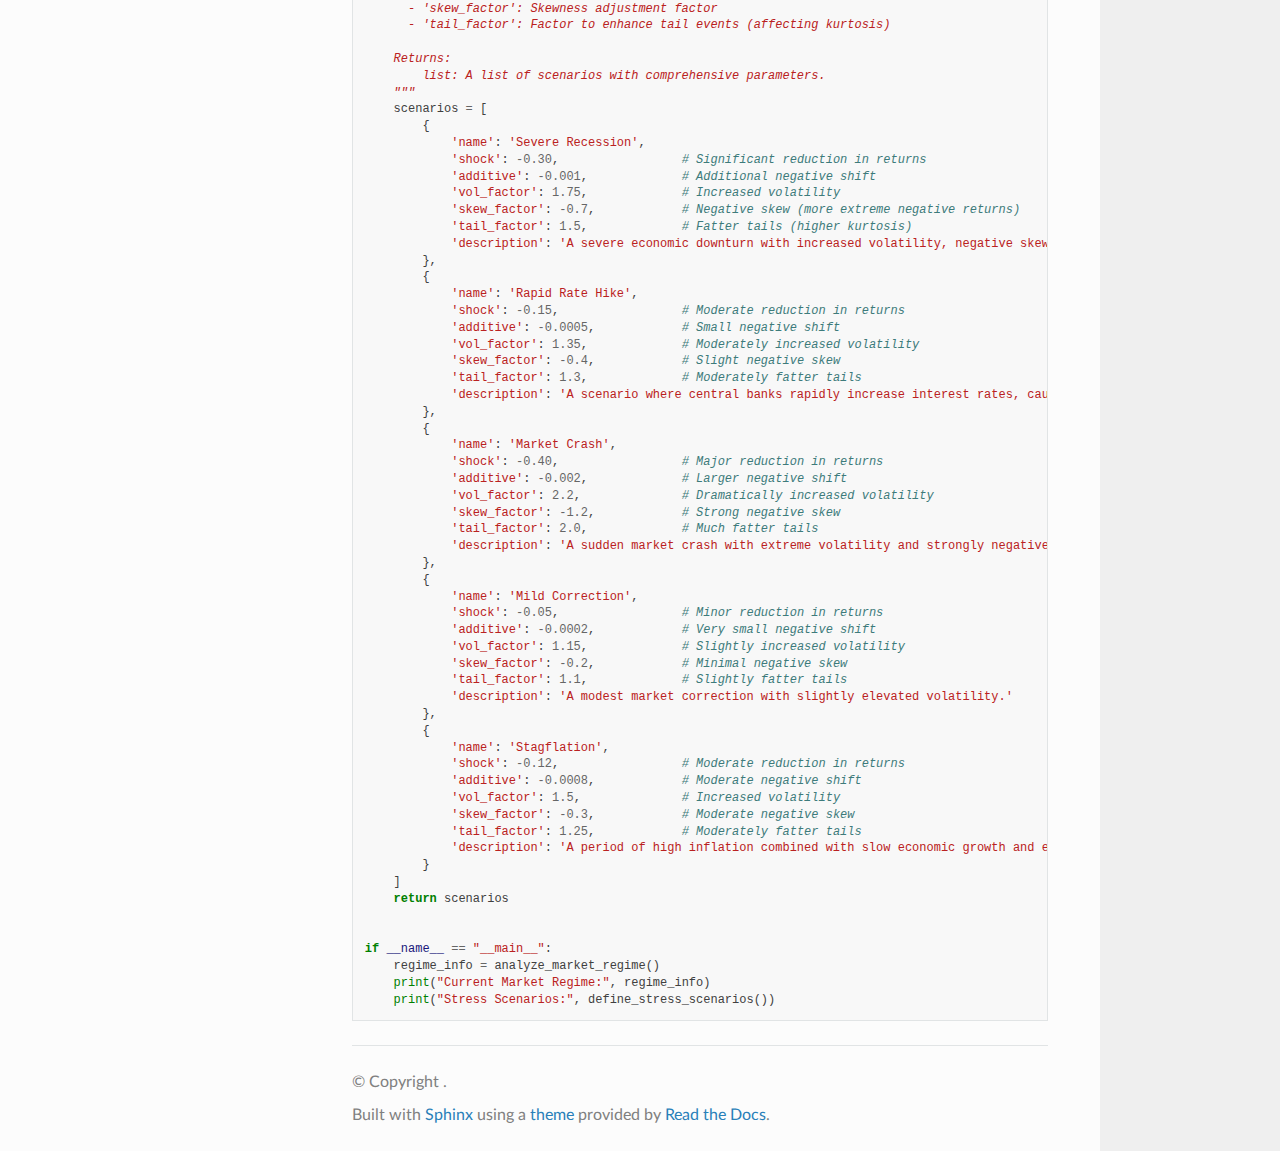
<file: _modules/macro.html>
<!DOCTYPE html>
<html class="writer-html5" lang="en">
<head>
  <meta charset="utf-8" />
  <meta name="viewport" content="width=device-width, initial-scale=1.0" />
  <title>macro &mdash; Dynamic Factor-Tilted Portfolio with Macro Stress Testing 1.0 documentation</title>
      <link rel="stylesheet" type="text/css" href="../_static/pygments.css?v=b86133f3" />
      <link rel="stylesheet" type="text/css" href="../_static/css/theme.css?v=e59714d7" />
      <link rel="stylesheet" type="text/css" href="../_static/custom.css?v=5cf0b8b4" />

  
      <script src="../_static/jquery.js?v=5d32c60e"></script>
      <script src="../_static/_sphinx_javascript_frameworks_compat.js?v=2cd50e6c"></script>
      <script data-url_root="../" id="documentation_options" src="../_static/documentation_options.js?v=359c27e9"></script>
      <script src="../_static/doctools.js?v=888ff710"></script>
      <script src="../_static/sphinx_highlight.js?v=4825356b"></script>
      <script src="https://cdn.plot.ly/plotly-latest.min.js"></script>
    <script src="../_static/js/theme.js"></script>
    <link rel="index" title="Index" href="../genindex.html" />
    <link rel="search" title="Search" href="../search.html" /> 
</head>

<body class="wy-body-for-nav"> 
  <div class="wy-grid-for-nav">
    <nav data-toggle="wy-nav-shift" class="wy-nav-side">
      <div class="wy-side-scroll">
        <div class="wy-side-nav-search" >

          
          
          <a href="../index.html" class="icon icon-home">
            Dynamic Factor-Tilted Portfolio with Macro Stress Testing
          </a>
<div role="search">
  <form id="rtd-search-form" class="wy-form" action="../search.html" method="get">
    <input type="text" name="q" placeholder="Search docs" aria-label="Search docs" />
    <input type="hidden" name="check_keywords" value="yes" />
    <input type="hidden" name="area" value="default" />
  </form>
</div>
        </div><div class="wy-menu wy-menu-vertical" data-spy="affix" role="navigation" aria-label="Navigation menu">
              <p class="caption" role="heading"><span class="caption-text">API Documentation</span></p>
<ul>
<li class="toctree-l1"><a class="reference internal" href="../modules.html">Factor Data Module</a><ul>
<li class="toctree-l2"><a class="reference internal" href="../modules.html#factors.get_fama_french_5_factor_url"><code class="docutils literal notranslate"><span class="pre">get_fama_french_5_factor_url()</span></code></a></li>
<li class="toctree-l2"><a class="reference internal" href="../modules.html#factors.download_fama_french_5_factors"><code class="docutils literal notranslate"><span class="pre">download_fama_french_5_factors()</span></code></a></li>
</ul>
</li>
<li class="toctree-l1"><a class="reference internal" href="../modules.html#module-macro">Market Regime Module</a><ul>
<li class="toctree-l2"><a class="reference internal" href="../modules.html#macro.analyze_market_regime"><code class="docutils literal notranslate"><span class="pre">analyze_market_regime()</span></code></a></li>
<li class="toctree-l2"><a class="reference internal" href="../modules.html#macro.define_stress_scenarios"><code class="docutils literal notranslate"><span class="pre">define_stress_scenarios()</span></code></a></li>
</ul>
</li>
<li class="toctree-l1"><a class="reference internal" href="../modules.html#module-portfolio">Portfolio Construction Module</a><ul>
<li class="toctree-l2"><a class="reference internal" href="../modules.html#portfolio.construct_portfolio"><code class="docutils literal notranslate"><span class="pre">construct_portfolio()</span></code></a></li>
<li class="toctree-l2"><a class="reference internal" href="../modules.html#portfolio.monte_carlo_var_cvar"><code class="docutils literal notranslate"><span class="pre">monte_carlo_var_cvar()</span></code></a></li>
<li class="toctree-l2"><a class="reference internal" href="../modules.html#portfolio.calculate_risk_metrics"><code class="docutils literal notranslate"><span class="pre">calculate_risk_metrics()</span></code></a></li>
<li class="toctree-l2"><a class="reference internal" href="../modules.html#portfolio.generate_correlated_scenario_returns"><code class="docutils literal notranslate"><span class="pre">generate_correlated_scenario_returns()</span></code></a></li>
<li class="toctree-l2"><a class="reference internal" href="../modules.html#portfolio.stress_test_portfolio"><code class="docutils literal notranslate"><span class="pre">stress_test_portfolio()</span></code></a></li>
</ul>
</li>
<li class="toctree-l1"><a class="reference internal" href="../modules.html#module-main">Main Analysis Script</a><ul>
<li class="toctree-l2"><a class="reference internal" href="../modules.html#main.generate_plotly_metric_plots"><code class="docutils literal notranslate"><span class="pre">generate_plotly_metric_plots()</span></code></a></li>
<li class="toctree-l2"><a class="reference internal" href="../modules.html#main.generate_portfolio_performance_plot"><code class="docutils literal notranslate"><span class="pre">generate_portfolio_performance_plot()</span></code></a></li>
<li class="toctree-l2"><a class="reference internal" href="../modules.html#main.generate_correlation_heatmap"><code class="docutils literal notranslate"><span class="pre">generate_correlation_heatmap()</span></code></a></li>
<li class="toctree-l2"><a class="reference internal" href="../modules.html#main.generate_risk_comparison_radar"><code class="docutils literal notranslate"><span class="pre">generate_risk_comparison_radar()</span></code></a></li>
<li class="toctree-l2"><a class="reference internal" href="../modules.html#main.main"><code class="docutils literal notranslate"><span class="pre">main()</span></code></a></li>
</ul>
</li>
</ul>

        </div>
      </div>
    </nav>

    <section data-toggle="wy-nav-shift" class="wy-nav-content-wrap"><nav class="wy-nav-top" aria-label="Mobile navigation menu" >
          <i data-toggle="wy-nav-top" class="fa fa-bars"></i>
          <a href="../index.html">Dynamic Factor-Tilted Portfolio with Macro Stress Testing</a>
      </nav>

      <div class="wy-nav-content">
        <div class="rst-content">
          <div role="navigation" aria-label="Page navigation">
  <ul class="wy-breadcrumbs">
      <li><a href="../index.html" class="icon icon-home" aria-label="Home"></a></li>
          <li class="breadcrumb-item"><a href="index.html">Module code</a></li>
      <li class="breadcrumb-item active">macro</li>
      <li class="wy-breadcrumbs-aside">
      </li>
  </ul>
  <hr/>
</div>
          <div role="main" class="document" itemscope="itemscope" itemtype="http://schema.org/Article">
           <div itemprop="articleBody">
             
  <h1>Source code for macro</h1><div class="highlight"><pre>
<span></span><span class="kn">import</span><span class="w"> </span><span class="nn">yfinance</span><span class="w"> </span><span class="k">as</span><span class="w"> </span><span class="nn">yf</span>
<span class="kn">import</span><span class="w"> </span><span class="nn">pandas</span><span class="w"> </span><span class="k">as</span><span class="w"> </span><span class="nn">pd</span>
<span class="kn">import</span><span class="w"> </span><span class="nn">numpy</span><span class="w"> </span><span class="k">as</span><span class="w"> </span><span class="nn">np</span>

<div class="viewcode-block" id="analyze_market_regime"><a class="viewcode-back" href="../modules.html#macro.analyze_market_regime">[docs]</a><span class="k">def</span><span class="w"> </span><span class="nf">analyze_market_regime</span><span class="p">(</span><span class="n">start_date</span><span class="o">=</span><span class="s1">&#39;2020-01-01&#39;</span><span class="p">,</span> <span class="n">end_date</span><span class="o">=</span><span class="kc">None</span><span class="p">):</span>
<span class="w">    </span><span class="sd">&quot;&quot;&quot;</span>
<span class="sd">    Analyze the current market regime using SPY historical data.</span>
<span class="sd">    </span>
<span class="sd">    Uses:</span>
<span class="sd">      - 30-day rolling annualized volatility of SPY returns.</span>
<span class="sd">      - 50-day and 200-day moving averages to assess trend.</span>
<span class="sd">      - 14-day RSI to assess momentum</span>
<span class="sd">      </span>
<span class="sd">    Classification rules:</span>
<span class="sd">      - If volatility &gt; 0.25: &#39;Recession&#39;</span>
<span class="sd">      - Else if volatility &lt; 0.15 and 50-day MA &gt; 200-day MA: &#39;Expansion&#39;</span>
<span class="sd">      - Else if 50-day MA &lt; 200-day MA: &#39;Contraction&#39;</span>
<span class="sd">      - Otherwise: &#39;Recovery&#39;</span>
<span class="sd">    </span>
<span class="sd">    Args:</span>
<span class="sd">        start_date (str): Start date for SPY data.</span>
<span class="sd">        end_date (str): End date (defaults to today if None).</span>
<span class="sd">    </span>
<span class="sd">    Returns:</span>
<span class="sd">        dict: Contains:</span>
<span class="sd">            - &#39;regime&#39;: The classified market regime.</span>
<span class="sd">            - &#39;description&#39;: A short description.</span>
<span class="sd">            - &#39;volatility&#39;: Latest computed annualized volatility.</span>
<span class="sd">            - &#39;trend&#39;: &#39;Bullish&#39; or &#39;Bearish&#39;.</span>
<span class="sd">            - &#39;rsi&#39;: Relative Strength Index value.</span>
<span class="sd">    &quot;&quot;&quot;</span>
    <span class="k">if</span> <span class="n">end_date</span> <span class="ow">is</span> <span class="kc">None</span><span class="p">:</span>
        <span class="n">end_date</span> <span class="o">=</span> <span class="n">pd</span><span class="o">.</span><span class="n">Timestamp</span><span class="o">.</span><span class="n">today</span><span class="p">()</span><span class="o">.</span><span class="n">strftime</span><span class="p">(</span><span class="s1">&#39;%Y-%m-</span><span class="si">%d</span><span class="s1">&#39;</span><span class="p">)</span>
    
    <span class="n">spy</span> <span class="o">=</span> <span class="n">yf</span><span class="o">.</span><span class="n">download</span><span class="p">(</span><span class="s2">&quot;SPY&quot;</span><span class="p">,</span> <span class="n">start</span><span class="o">=</span><span class="n">start_date</span><span class="p">,</span> <span class="n">end</span><span class="o">=</span><span class="n">end_date</span><span class="p">)</span>
    <span class="n">spy_returns</span> <span class="o">=</span> <span class="n">spy</span><span class="p">[</span><span class="s1">&#39;Close&#39;</span><span class="p">]</span><span class="o">.</span><span class="n">pct_change</span><span class="p">()</span><span class="o">.</span><span class="n">dropna</span><span class="p">()</span>
    
    <span class="c1"># Compute volatility</span>
    <span class="n">rolling_vol</span> <span class="o">=</span> <span class="n">spy_returns</span><span class="o">.</span><span class="n">rolling</span><span class="p">(</span><span class="n">window</span><span class="o">=</span><span class="mi">30</span><span class="p">)</span><span class="o">.</span><span class="n">std</span><span class="p">()</span> <span class="o">*</span> <span class="n">np</span><span class="o">.</span><span class="n">sqrt</span><span class="p">(</span><span class="mi">252</span><span class="p">)</span>
    <span class="n">latest_vol</span> <span class="o">=</span> <span class="n">rolling_vol</span><span class="o">.</span><span class="n">iloc</span><span class="p">[</span><span class="o">-</span><span class="mi">1</span><span class="p">]</span><span class="o">.</span><span class="n">item</span><span class="p">()</span>
    
    <span class="c1"># Compute moving averages</span>
    <span class="n">ma50</span> <span class="o">=</span> <span class="n">spy</span><span class="p">[</span><span class="s1">&#39;Close&#39;</span><span class="p">]</span><span class="o">.</span><span class="n">rolling</span><span class="p">(</span><span class="n">window</span><span class="o">=</span><span class="mi">50</span><span class="p">)</span><span class="o">.</span><span class="n">mean</span><span class="p">()</span><span class="o">.</span><span class="n">iloc</span><span class="p">[</span><span class="o">-</span><span class="mi">1</span><span class="p">]</span><span class="o">.</span><span class="n">item</span><span class="p">()</span>
    <span class="n">ma200</span> <span class="o">=</span> <span class="n">spy</span><span class="p">[</span><span class="s1">&#39;Close&#39;</span><span class="p">]</span><span class="o">.</span><span class="n">rolling</span><span class="p">(</span><span class="n">window</span><span class="o">=</span><span class="mi">200</span><span class="p">)</span><span class="o">.</span><span class="n">mean</span><span class="p">()</span><span class="o">.</span><span class="n">iloc</span><span class="p">[</span><span class="o">-</span><span class="mi">1</span><span class="p">]</span><span class="o">.</span><span class="n">item</span><span class="p">()</span>
    
    <span class="c1"># Compute RSI</span>
    <span class="n">delta</span> <span class="o">=</span> <span class="n">spy</span><span class="p">[</span><span class="s1">&#39;Close&#39;</span><span class="p">]</span><span class="o">.</span><span class="n">diff</span><span class="p">()</span>
    <span class="n">gain</span> <span class="o">=</span> <span class="p">(</span><span class="n">delta</span><span class="o">.</span><span class="n">where</span><span class="p">(</span><span class="n">delta</span> <span class="o">&gt;</span> <span class="mi">0</span><span class="p">,</span> <span class="mi">0</span><span class="p">))</span><span class="o">.</span><span class="n">rolling</span><span class="p">(</span><span class="n">window</span><span class="o">=</span><span class="mi">14</span><span class="p">)</span><span class="o">.</span><span class="n">mean</span><span class="p">()</span>
    <span class="n">loss</span> <span class="o">=</span> <span class="p">(</span><span class="o">-</span><span class="n">delta</span><span class="o">.</span><span class="n">where</span><span class="p">(</span><span class="n">delta</span> <span class="o">&lt;</span> <span class="mi">0</span><span class="p">,</span> <span class="mi">0</span><span class="p">))</span><span class="o">.</span><span class="n">rolling</span><span class="p">(</span><span class="n">window</span><span class="o">=</span><span class="mi">14</span><span class="p">)</span><span class="o">.</span><span class="n">mean</span><span class="p">()</span>
    <span class="n">rs</span> <span class="o">=</span> <span class="n">gain</span> <span class="o">/</span> <span class="n">loss</span>
    <span class="n">rsi</span> <span class="o">=</span> <span class="mi">100</span> <span class="o">-</span> <span class="p">(</span><span class="mi">100</span> <span class="o">/</span> <span class="p">(</span><span class="mi">1</span> <span class="o">+</span> <span class="n">rs</span><span class="o">.</span><span class="n">iloc</span><span class="p">[</span><span class="o">-</span><span class="mi">1</span><span class="p">]))</span>
    
    <span class="n">trend</span> <span class="o">=</span> <span class="s2">&quot;Bullish&quot;</span> <span class="k">if</span> <span class="n">ma50</span> <span class="o">&gt;</span> <span class="n">ma200</span> <span class="k">else</span> <span class="s2">&quot;Bearish&quot;</span>
    
    <span class="k">if</span> <span class="n">latest_vol</span> <span class="o">&gt;</span> <span class="mf">0.25</span><span class="p">:</span>
        <span class="n">regime</span> <span class="o">=</span> <span class="s2">&quot;Recession&quot;</span>
        <span class="n">description</span> <span class="o">=</span> <span class="s2">&quot;High volatility environment indicating potential recession.&quot;</span>
    <span class="k">elif</span> <span class="n">latest_vol</span> <span class="o">&lt;</span> <span class="mf">0.15</span> <span class="ow">and</span> <span class="n">trend</span> <span class="o">==</span> <span class="s2">&quot;Bullish&quot;</span><span class="p">:</span>
        <span class="n">regime</span> <span class="o">=</span> <span class="s2">&quot;Expansion&quot;</span>
        <span class="n">description</span> <span class="o">=</span> <span class="s2">&quot;Low volatility with bullish trend, indicating economic expansion.&quot;</span>
    <span class="k">elif</span> <span class="n">trend</span> <span class="o">==</span> <span class="s2">&quot;Bearish&quot;</span><span class="p">:</span>
        <span class="n">regime</span> <span class="o">=</span> <span class="s2">&quot;Contraction&quot;</span>
        <span class="n">description</span> <span class="o">=</span> <span class="s2">&quot;Bearish trend indicating economic contraction.&quot;</span>
    <span class="k">else</span><span class="p">:</span>
        <span class="n">regime</span> <span class="o">=</span> <span class="s2">&quot;Recovery&quot;</span>
        <span class="n">description</span> <span class="o">=</span> <span class="s2">&quot;Transitioning environment, potentially recovering.&quot;</span>
    
    <span class="k">return</span> <span class="p">{</span>
        <span class="s1">&#39;regime&#39;</span><span class="p">:</span> <span class="n">regime</span><span class="p">,</span>
        <span class="s1">&#39;description&#39;</span><span class="p">:</span> <span class="n">description</span><span class="p">,</span>
        <span class="s1">&#39;volatility&#39;</span><span class="p">:</span> <span class="n">latest_vol</span><span class="p">,</span>
        <span class="s1">&#39;trend&#39;</span><span class="p">:</span> <span class="n">trend</span><span class="p">,</span>
        <span class="s1">&#39;rsi&#39;</span><span class="p">:</span> <span class="n">rsi</span>
    <span class="p">}</span></div>

<div class="viewcode-block" id="define_stress_scenarios"><a class="viewcode-back" href="../modules.html#macro.define_stress_scenarios">[docs]</a><span class="k">def</span><span class="w"> </span><span class="nf">define_stress_scenarios</span><span class="p">():</span>
<span class="w">    </span><span class="sd">&quot;&quot;&quot;</span>
<span class="sd">    Define a set of hypothetical macroeconomic stress scenarios with enhanced parameters</span>
<span class="sd">    to create more realistic variations in risk metrics.</span>
<span class="sd">    </span>
<span class="sd">    Each scenario includes:</span>
<span class="sd">      - &#39;shock&#39;: Multiplicative factor (e.g., -0.30 means returns become 70% of original)</span>
<span class="sd">      - &#39;additive&#39;: Additional additive shock to simulate a downward shift</span>
<span class="sd">      - &#39;vol_factor&#39;: Volatility scaling factor</span>
<span class="sd">      - &#39;skew_factor&#39;: Skewness adjustment factor</span>
<span class="sd">      - &#39;tail_factor&#39;: Factor to enhance tail events (affecting kurtosis)</span>
<span class="sd">      </span>
<span class="sd">    Returns:</span>
<span class="sd">        list: A list of scenarios with comprehensive parameters.</span>
<span class="sd">    &quot;&quot;&quot;</span>
    <span class="n">scenarios</span> <span class="o">=</span> <span class="p">[</span>
        <span class="p">{</span>
            <span class="s1">&#39;name&#39;</span><span class="p">:</span> <span class="s1">&#39;Severe Recession&#39;</span><span class="p">,</span> 
            <span class="s1">&#39;shock&#39;</span><span class="p">:</span> <span class="o">-</span><span class="mf">0.30</span><span class="p">,</span>                 <span class="c1"># Significant reduction in returns</span>
            <span class="s1">&#39;additive&#39;</span><span class="p">:</span> <span class="o">-</span><span class="mf">0.001</span><span class="p">,</span>             <span class="c1"># Additional negative shift</span>
            <span class="s1">&#39;vol_factor&#39;</span><span class="p">:</span> <span class="mf">1.75</span><span class="p">,</span>             <span class="c1"># Increased volatility</span>
            <span class="s1">&#39;skew_factor&#39;</span><span class="p">:</span> <span class="o">-</span><span class="mf">0.7</span><span class="p">,</span>            <span class="c1"># Negative skew (more extreme negative returns)</span>
            <span class="s1">&#39;tail_factor&#39;</span><span class="p">:</span> <span class="mf">1.5</span><span class="p">,</span>             <span class="c1"># Fatter tails (higher kurtosis)</span>
            <span class="s1">&#39;description&#39;</span><span class="p">:</span> <span class="s1">&#39;A severe economic downturn with increased volatility, negative skew, and extreme tail events.&#39;</span>
        <span class="p">},</span>
        <span class="p">{</span>
            <span class="s1">&#39;name&#39;</span><span class="p">:</span> <span class="s1">&#39;Rapid Rate Hike&#39;</span><span class="p">,</span> 
            <span class="s1">&#39;shock&#39;</span><span class="p">:</span> <span class="o">-</span><span class="mf">0.15</span><span class="p">,</span>                 <span class="c1"># Moderate reduction in returns</span>
            <span class="s1">&#39;additive&#39;</span><span class="p">:</span> <span class="o">-</span><span class="mf">0.0005</span><span class="p">,</span>            <span class="c1"># Small negative shift</span>
            <span class="s1">&#39;vol_factor&#39;</span><span class="p">:</span> <span class="mf">1.35</span><span class="p">,</span>             <span class="c1"># Moderately increased volatility</span>
            <span class="s1">&#39;skew_factor&#39;</span><span class="p">:</span> <span class="o">-</span><span class="mf">0.4</span><span class="p">,</span>            <span class="c1"># Slight negative skew</span>
            <span class="s1">&#39;tail_factor&#39;</span><span class="p">:</span> <span class="mf">1.3</span><span class="p">,</span>             <span class="c1"># Moderately fatter tails</span>
            <span class="s1">&#39;description&#39;</span><span class="p">:</span> <span class="s1">&#39;A scenario where central banks rapidly increase interest rates, causing market turbulence.&#39;</span>
        <span class="p">},</span>
        <span class="p">{</span>
            <span class="s1">&#39;name&#39;</span><span class="p">:</span> <span class="s1">&#39;Market Crash&#39;</span><span class="p">,</span>  
            <span class="s1">&#39;shock&#39;</span><span class="p">:</span> <span class="o">-</span><span class="mf">0.40</span><span class="p">,</span>                 <span class="c1"># Major reduction in returns</span>
            <span class="s1">&#39;additive&#39;</span><span class="p">:</span> <span class="o">-</span><span class="mf">0.002</span><span class="p">,</span>             <span class="c1"># Larger negative shift</span>
            <span class="s1">&#39;vol_factor&#39;</span><span class="p">:</span> <span class="mf">2.2</span><span class="p">,</span>              <span class="c1"># Dramatically increased volatility</span>
            <span class="s1">&#39;skew_factor&#39;</span><span class="p">:</span> <span class="o">-</span><span class="mf">1.2</span><span class="p">,</span>            <span class="c1"># Strong negative skew</span>
            <span class="s1">&#39;tail_factor&#39;</span><span class="p">:</span> <span class="mf">2.0</span><span class="p">,</span>             <span class="c1"># Much fatter tails</span>
            <span class="s1">&#39;description&#39;</span><span class="p">:</span> <span class="s1">&#39;A sudden market crash with extreme volatility and strongly negative skewed returns.&#39;</span>
        <span class="p">},</span>
        <span class="p">{</span>
            <span class="s1">&#39;name&#39;</span><span class="p">:</span> <span class="s1">&#39;Mild Correction&#39;</span><span class="p">,</span> 
            <span class="s1">&#39;shock&#39;</span><span class="p">:</span> <span class="o">-</span><span class="mf">0.05</span><span class="p">,</span>                 <span class="c1"># Minor reduction in returns</span>
            <span class="s1">&#39;additive&#39;</span><span class="p">:</span> <span class="o">-</span><span class="mf">0.0002</span><span class="p">,</span>            <span class="c1"># Very small negative shift</span>
            <span class="s1">&#39;vol_factor&#39;</span><span class="p">:</span> <span class="mf">1.15</span><span class="p">,</span>             <span class="c1"># Slightly increased volatility</span>
            <span class="s1">&#39;skew_factor&#39;</span><span class="p">:</span> <span class="o">-</span><span class="mf">0.2</span><span class="p">,</span>            <span class="c1"># Minimal negative skew</span>
            <span class="s1">&#39;tail_factor&#39;</span><span class="p">:</span> <span class="mf">1.1</span><span class="p">,</span>             <span class="c1"># Slightly fatter tails</span>
            <span class="s1">&#39;description&#39;</span><span class="p">:</span> <span class="s1">&#39;A modest market correction with slightly elevated volatility.&#39;</span>
        <span class="p">},</span>
        <span class="p">{</span>
            <span class="s1">&#39;name&#39;</span><span class="p">:</span> <span class="s1">&#39;Stagflation&#39;</span><span class="p">,</span> 
            <span class="s1">&#39;shock&#39;</span><span class="p">:</span> <span class="o">-</span><span class="mf">0.12</span><span class="p">,</span>                 <span class="c1"># Moderate reduction in returns</span>
            <span class="s1">&#39;additive&#39;</span><span class="p">:</span> <span class="o">-</span><span class="mf">0.0008</span><span class="p">,</span>            <span class="c1"># Moderate negative shift</span>
            <span class="s1">&#39;vol_factor&#39;</span><span class="p">:</span> <span class="mf">1.5</span><span class="p">,</span>              <span class="c1"># Increased volatility</span>
            <span class="s1">&#39;skew_factor&#39;</span><span class="p">:</span> <span class="o">-</span><span class="mf">0.3</span><span class="p">,</span>            <span class="c1"># Moderate negative skew</span>
            <span class="s1">&#39;tail_factor&#39;</span><span class="p">:</span> <span class="mf">1.25</span><span class="p">,</span>            <span class="c1"># Moderately fatter tails</span>
            <span class="s1">&#39;description&#39;</span><span class="p">:</span> <span class="s1">&#39;A period of high inflation combined with slow economic growth and elevated market uncertainty.&#39;</span>
        <span class="p">}</span>
    <span class="p">]</span>
    <span class="k">return</span> <span class="n">scenarios</span></div>

<span class="k">if</span> <span class="vm">__name__</span> <span class="o">==</span> <span class="s2">&quot;__main__&quot;</span><span class="p">:</span>
    <span class="n">regime_info</span> <span class="o">=</span> <span class="n">analyze_market_regime</span><span class="p">()</span>
    <span class="nb">print</span><span class="p">(</span><span class="s2">&quot;Current Market Regime:&quot;</span><span class="p">,</span> <span class="n">regime_info</span><span class="p">)</span>
    <span class="nb">print</span><span class="p">(</span><span class="s2">&quot;Stress Scenarios:&quot;</span><span class="p">,</span> <span class="n">define_stress_scenarios</span><span class="p">())</span>
</pre></div>

           </div>
          </div>
          <footer>

  <hr/>

  <div role="contentinfo">
    <p>&#169; Copyright .</p>
  </div>

  Built with <a href="https://www.sphinx-doc.org/">Sphinx</a> using a
    <a href="https://github.com/readthedocs/sphinx_rtd_theme">theme</a>
    provided by <a href="https://readthedocs.org">Read the Docs</a>.
   

</footer>
        </div>
      </div>
    </section>
  </div>
  <script>
      jQuery(function () {
          SphinxRtdTheme.Navigation.enable(true);
      });
  </script> 

</body>
</html>
</file>
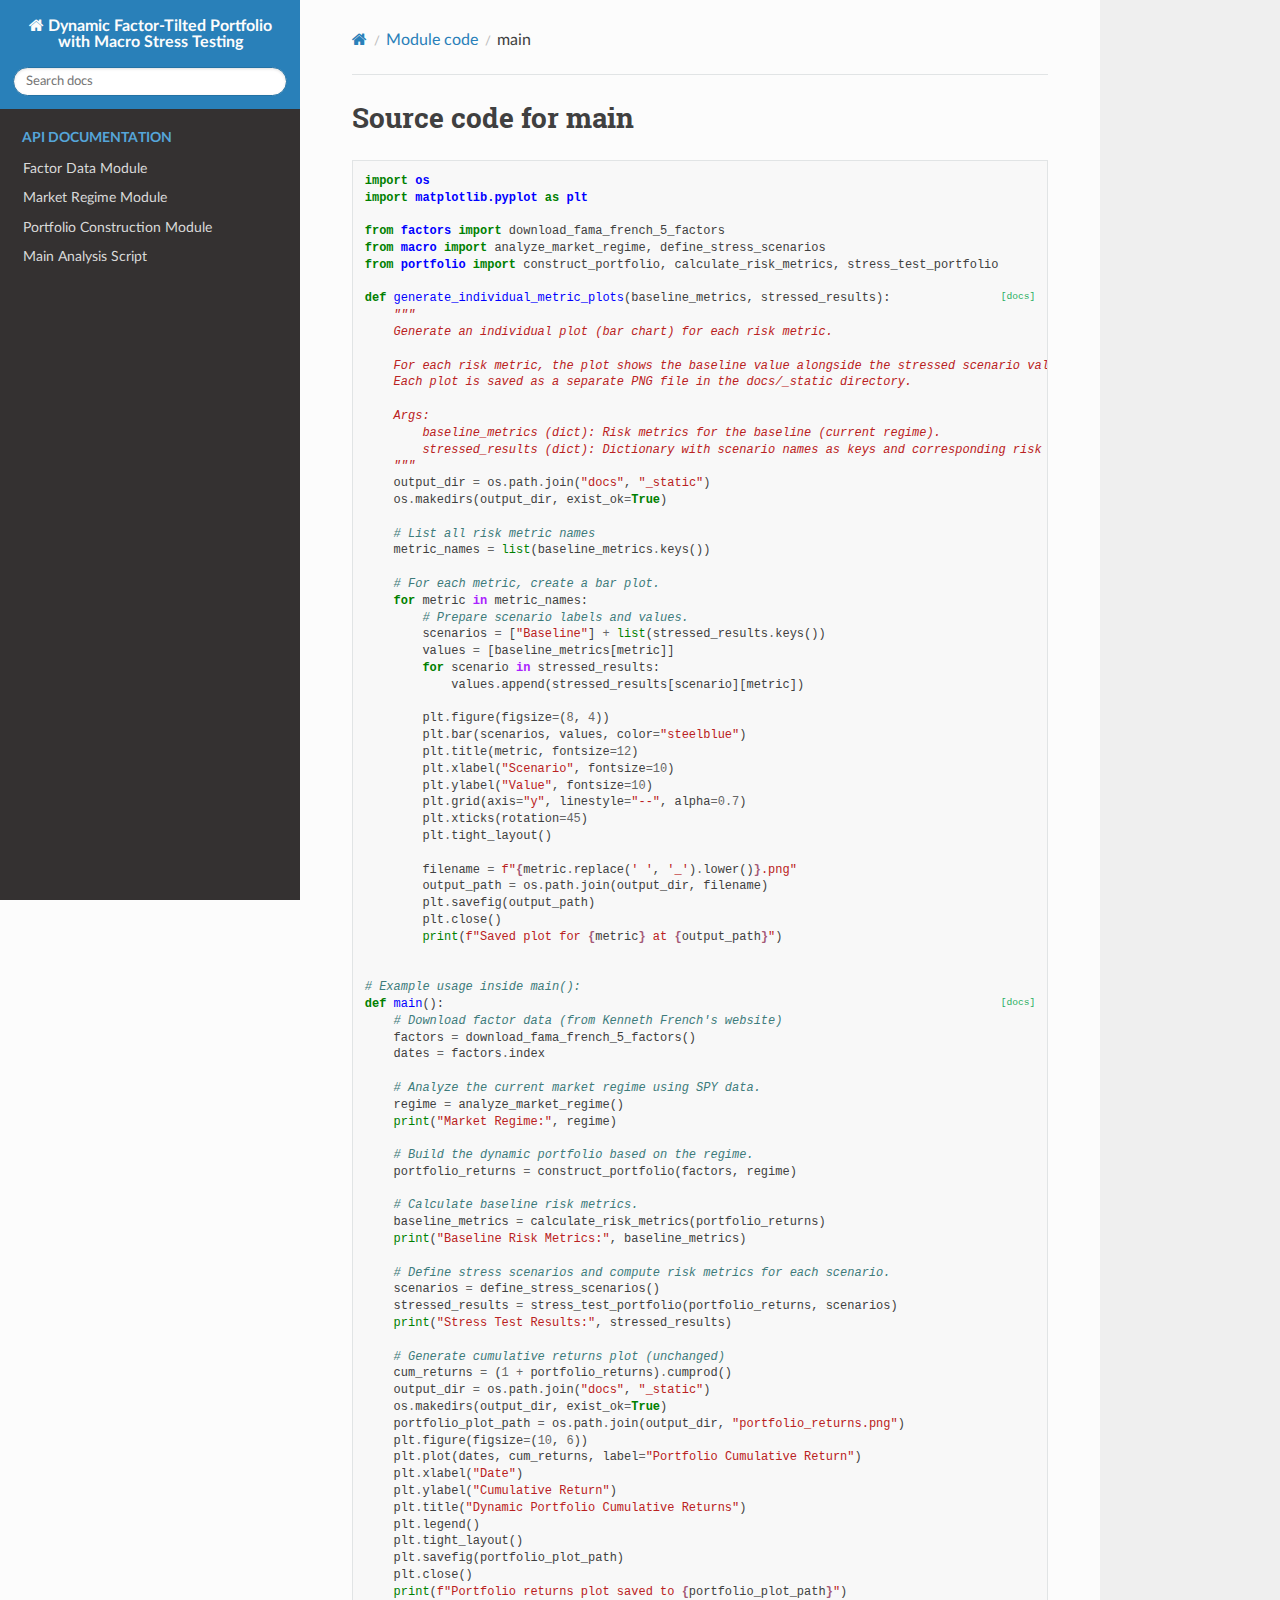
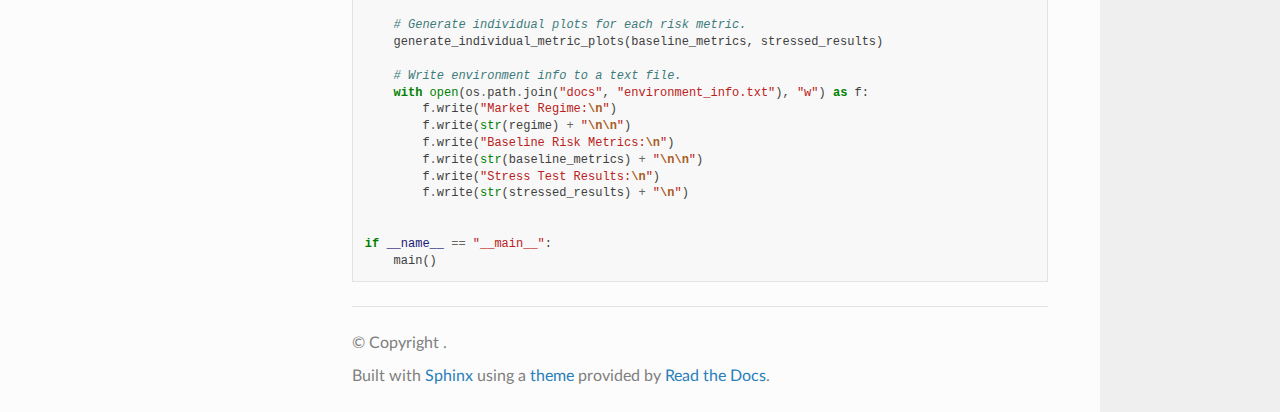
<file: _modules/main.html>
<!DOCTYPE html>
<html class="writer-html5" lang="en">
<head>
  <meta charset="utf-8" />
  <meta name="viewport" content="width=device-width, initial-scale=1.0" />
  <title>main &mdash; Dynamic Factor-Tilted Portfolio with Macro Stress Testing 1.0 documentation</title>
      <link rel="stylesheet" type="text/css" href="../_static/pygments.css?v=b86133f3" />
      <link rel="stylesheet" type="text/css" href="../_static/css/theme.css?v=e59714d7" />

  
      <script src="../_static/jquery.js?v=5d32c60e"></script>
      <script src="../_static/_sphinx_javascript_frameworks_compat.js?v=2cd50e6c"></script>
      <script data-url_root="../" id="documentation_options" src="../_static/documentation_options.js?v=359c27e9"></script>
      <script src="../_static/doctools.js?v=888ff710"></script>
      <script src="../_static/sphinx_highlight.js?v=4825356b"></script>
    <script src="../_static/js/theme.js"></script>
    <link rel="index" title="Index" href="../genindex.html" />
    <link rel="search" title="Search" href="../search.html" /> 
</head>

<body class="wy-body-for-nav"> 
  <div class="wy-grid-for-nav">
    <nav data-toggle="wy-nav-shift" class="wy-nav-side">
      <div class="wy-side-scroll">
        <div class="wy-side-nav-search" >

          
          
          <a href="../index.html" class="icon icon-home">
            Dynamic Factor-Tilted Portfolio with Macro Stress Testing
          </a>
<div role="search">
  <form id="rtd-search-form" class="wy-form" action="../search.html" method="get">
    <input type="text" name="q" placeholder="Search docs" aria-label="Search docs" />
    <input type="hidden" name="check_keywords" value="yes" />
    <input type="hidden" name="area" value="default" />
  </form>
</div>
        </div><div class="wy-menu wy-menu-vertical" data-spy="affix" role="navigation" aria-label="Navigation menu">
              <p class="caption" role="heading"><span class="caption-text">API Documentation</span></p>
<ul>
<li class="toctree-l1"><a class="reference internal" href="../modules.html">Factor Data Module</a></li>
<li class="toctree-l1"><a class="reference internal" href="../modules.html#module-macro">Market Regime Module</a></li>
<li class="toctree-l1"><a class="reference internal" href="../modules.html#module-portfolio">Portfolio Construction Module</a></li>
<li class="toctree-l1"><a class="reference internal" href="../modules.html#module-main">Main Analysis Script</a></li>
</ul>

        </div>
      </div>
    </nav>

    <section data-toggle="wy-nav-shift" class="wy-nav-content-wrap"><nav class="wy-nav-top" aria-label="Mobile navigation menu" >
          <i data-toggle="wy-nav-top" class="fa fa-bars"></i>
          <a href="../index.html">Dynamic Factor-Tilted Portfolio with Macro Stress Testing</a>
      </nav>

      <div class="wy-nav-content">
        <div class="rst-content">
          <div role="navigation" aria-label="Page navigation">
  <ul class="wy-breadcrumbs">
      <li><a href="../index.html" class="icon icon-home" aria-label="Home"></a></li>
          <li class="breadcrumb-item"><a href="index.html">Module code</a></li>
      <li class="breadcrumb-item active">main</li>
      <li class="wy-breadcrumbs-aside">
      </li>
  </ul>
  <hr/>
</div>
          <div role="main" class="document" itemscope="itemscope" itemtype="http://schema.org/Article">
           <div itemprop="articleBody">
             
  <h1>Source code for main</h1><div class="highlight"><pre>
<span></span><span class="kn">import</span><span class="w"> </span><span class="nn">os</span>
<span class="kn">import</span><span class="w"> </span><span class="nn">matplotlib.pyplot</span><span class="w"> </span><span class="k">as</span><span class="w"> </span><span class="nn">plt</span>

<span class="kn">from</span><span class="w"> </span><span class="nn">factors</span><span class="w"> </span><span class="kn">import</span> <span class="n">download_fama_french_5_factors</span>
<span class="kn">from</span><span class="w"> </span><span class="nn">macro</span><span class="w"> </span><span class="kn">import</span> <span class="n">analyze_market_regime</span><span class="p">,</span> <span class="n">define_stress_scenarios</span>
<span class="kn">from</span><span class="w"> </span><span class="nn">portfolio</span><span class="w"> </span><span class="kn">import</span> <span class="n">construct_portfolio</span><span class="p">,</span> <span class="n">calculate_risk_metrics</span><span class="p">,</span> <span class="n">stress_test_portfolio</span>

<div class="viewcode-block" id="generate_individual_metric_plots"><a class="viewcode-back" href="../modules.html#main.generate_individual_metric_plots">[docs]</a><span class="k">def</span><span class="w"> </span><span class="nf">generate_individual_metric_plots</span><span class="p">(</span><span class="n">baseline_metrics</span><span class="p">,</span> <span class="n">stressed_results</span><span class="p">):</span>
<span class="w">    </span><span class="sd">&quot;&quot;&quot;</span>
<span class="sd">    Generate an individual plot (bar chart) for each risk metric.</span>
<span class="sd">    </span>
<span class="sd">    For each risk metric, the plot shows the baseline value alongside the stressed scenario values.</span>
<span class="sd">    Each plot is saved as a separate PNG file in the docs/_static directory.</span>
<span class="sd">    </span>
<span class="sd">    Args:</span>
<span class="sd">        baseline_metrics (dict): Risk metrics for the baseline (current regime).</span>
<span class="sd">        stressed_results (dict): Dictionary with scenario names as keys and corresponding risk metrics as values.</span>
<span class="sd">    &quot;&quot;&quot;</span>
    <span class="n">output_dir</span> <span class="o">=</span> <span class="n">os</span><span class="o">.</span><span class="n">path</span><span class="o">.</span><span class="n">join</span><span class="p">(</span><span class="s2">&quot;docs&quot;</span><span class="p">,</span> <span class="s2">&quot;_static&quot;</span><span class="p">)</span>
    <span class="n">os</span><span class="o">.</span><span class="n">makedirs</span><span class="p">(</span><span class="n">output_dir</span><span class="p">,</span> <span class="n">exist_ok</span><span class="o">=</span><span class="kc">True</span><span class="p">)</span>
    
    <span class="c1"># List all risk metric names</span>
    <span class="n">metric_names</span> <span class="o">=</span> <span class="nb">list</span><span class="p">(</span><span class="n">baseline_metrics</span><span class="o">.</span><span class="n">keys</span><span class="p">())</span>
    
    <span class="c1"># For each metric, create a bar plot.</span>
    <span class="k">for</span> <span class="n">metric</span> <span class="ow">in</span> <span class="n">metric_names</span><span class="p">:</span>
        <span class="c1"># Prepare scenario labels and values.</span>
        <span class="n">scenarios</span> <span class="o">=</span> <span class="p">[</span><span class="s2">&quot;Baseline&quot;</span><span class="p">]</span> <span class="o">+</span> <span class="nb">list</span><span class="p">(</span><span class="n">stressed_results</span><span class="o">.</span><span class="n">keys</span><span class="p">())</span>
        <span class="n">values</span> <span class="o">=</span> <span class="p">[</span><span class="n">baseline_metrics</span><span class="p">[</span><span class="n">metric</span><span class="p">]]</span>
        <span class="k">for</span> <span class="n">scenario</span> <span class="ow">in</span> <span class="n">stressed_results</span><span class="p">:</span>
            <span class="n">values</span><span class="o">.</span><span class="n">append</span><span class="p">(</span><span class="n">stressed_results</span><span class="p">[</span><span class="n">scenario</span><span class="p">][</span><span class="n">metric</span><span class="p">])</span>
        
        <span class="n">plt</span><span class="o">.</span><span class="n">figure</span><span class="p">(</span><span class="n">figsize</span><span class="o">=</span><span class="p">(</span><span class="mi">8</span><span class="p">,</span> <span class="mi">4</span><span class="p">))</span>
        <span class="n">plt</span><span class="o">.</span><span class="n">bar</span><span class="p">(</span><span class="n">scenarios</span><span class="p">,</span> <span class="n">values</span><span class="p">,</span> <span class="n">color</span><span class="o">=</span><span class="s2">&quot;steelblue&quot;</span><span class="p">)</span>
        <span class="n">plt</span><span class="o">.</span><span class="n">title</span><span class="p">(</span><span class="n">metric</span><span class="p">,</span> <span class="n">fontsize</span><span class="o">=</span><span class="mi">12</span><span class="p">)</span>
        <span class="n">plt</span><span class="o">.</span><span class="n">xlabel</span><span class="p">(</span><span class="s2">&quot;Scenario&quot;</span><span class="p">,</span> <span class="n">fontsize</span><span class="o">=</span><span class="mi">10</span><span class="p">)</span>
        <span class="n">plt</span><span class="o">.</span><span class="n">ylabel</span><span class="p">(</span><span class="s2">&quot;Value&quot;</span><span class="p">,</span> <span class="n">fontsize</span><span class="o">=</span><span class="mi">10</span><span class="p">)</span>
        <span class="n">plt</span><span class="o">.</span><span class="n">grid</span><span class="p">(</span><span class="n">axis</span><span class="o">=</span><span class="s2">&quot;y&quot;</span><span class="p">,</span> <span class="n">linestyle</span><span class="o">=</span><span class="s2">&quot;--&quot;</span><span class="p">,</span> <span class="n">alpha</span><span class="o">=</span><span class="mf">0.7</span><span class="p">)</span>
        <span class="n">plt</span><span class="o">.</span><span class="n">xticks</span><span class="p">(</span><span class="n">rotation</span><span class="o">=</span><span class="mi">45</span><span class="p">)</span>
        <span class="n">plt</span><span class="o">.</span><span class="n">tight_layout</span><span class="p">()</span>
        
        <span class="n">filename</span> <span class="o">=</span> <span class="sa">f</span><span class="s2">&quot;</span><span class="si">{</span><span class="n">metric</span><span class="o">.</span><span class="n">replace</span><span class="p">(</span><span class="s1">&#39; &#39;</span><span class="p">,</span><span class="w"> </span><span class="s1">&#39;_&#39;</span><span class="p">)</span><span class="o">.</span><span class="n">lower</span><span class="p">()</span><span class="si">}</span><span class="s2">.png&quot;</span>
        <span class="n">output_path</span> <span class="o">=</span> <span class="n">os</span><span class="o">.</span><span class="n">path</span><span class="o">.</span><span class="n">join</span><span class="p">(</span><span class="n">output_dir</span><span class="p">,</span> <span class="n">filename</span><span class="p">)</span>
        <span class="n">plt</span><span class="o">.</span><span class="n">savefig</span><span class="p">(</span><span class="n">output_path</span><span class="p">)</span>
        <span class="n">plt</span><span class="o">.</span><span class="n">close</span><span class="p">()</span>
        <span class="nb">print</span><span class="p">(</span><span class="sa">f</span><span class="s2">&quot;Saved plot for </span><span class="si">{</span><span class="n">metric</span><span class="si">}</span><span class="s2"> at </span><span class="si">{</span><span class="n">output_path</span><span class="si">}</span><span class="s2">&quot;</span><span class="p">)</span></div>

<span class="c1"># Example usage inside main():</span>
<div class="viewcode-block" id="main"><a class="viewcode-back" href="../modules.html#main.main">[docs]</a><span class="k">def</span><span class="w"> </span><span class="nf">main</span><span class="p">():</span>
    <span class="c1"># Download factor data (from Kenneth French&#39;s website)</span>
    <span class="n">factors</span> <span class="o">=</span> <span class="n">download_fama_french_5_factors</span><span class="p">()</span>
    <span class="n">dates</span> <span class="o">=</span> <span class="n">factors</span><span class="o">.</span><span class="n">index</span>

    <span class="c1"># Analyze the current market regime using SPY data.</span>
    <span class="n">regime</span> <span class="o">=</span> <span class="n">analyze_market_regime</span><span class="p">()</span>
    <span class="nb">print</span><span class="p">(</span><span class="s2">&quot;Market Regime:&quot;</span><span class="p">,</span> <span class="n">regime</span><span class="p">)</span>

    <span class="c1"># Build the dynamic portfolio based on the regime.</span>
    <span class="n">portfolio_returns</span> <span class="o">=</span> <span class="n">construct_portfolio</span><span class="p">(</span><span class="n">factors</span><span class="p">,</span> <span class="n">regime</span><span class="p">)</span>

    <span class="c1"># Calculate baseline risk metrics.</span>
    <span class="n">baseline_metrics</span> <span class="o">=</span> <span class="n">calculate_risk_metrics</span><span class="p">(</span><span class="n">portfolio_returns</span><span class="p">)</span>
    <span class="nb">print</span><span class="p">(</span><span class="s2">&quot;Baseline Risk Metrics:&quot;</span><span class="p">,</span> <span class="n">baseline_metrics</span><span class="p">)</span>

    <span class="c1"># Define stress scenarios and compute risk metrics for each scenario.</span>
    <span class="n">scenarios</span> <span class="o">=</span> <span class="n">define_stress_scenarios</span><span class="p">()</span>
    <span class="n">stressed_results</span> <span class="o">=</span> <span class="n">stress_test_portfolio</span><span class="p">(</span><span class="n">portfolio_returns</span><span class="p">,</span> <span class="n">scenarios</span><span class="p">)</span>
    <span class="nb">print</span><span class="p">(</span><span class="s2">&quot;Stress Test Results:&quot;</span><span class="p">,</span> <span class="n">stressed_results</span><span class="p">)</span>

    <span class="c1"># Generate cumulative returns plot (unchanged)</span>
    <span class="n">cum_returns</span> <span class="o">=</span> <span class="p">(</span><span class="mi">1</span> <span class="o">+</span> <span class="n">portfolio_returns</span><span class="p">)</span><span class="o">.</span><span class="n">cumprod</span><span class="p">()</span>
    <span class="n">output_dir</span> <span class="o">=</span> <span class="n">os</span><span class="o">.</span><span class="n">path</span><span class="o">.</span><span class="n">join</span><span class="p">(</span><span class="s2">&quot;docs&quot;</span><span class="p">,</span> <span class="s2">&quot;_static&quot;</span><span class="p">)</span>
    <span class="n">os</span><span class="o">.</span><span class="n">makedirs</span><span class="p">(</span><span class="n">output_dir</span><span class="p">,</span> <span class="n">exist_ok</span><span class="o">=</span><span class="kc">True</span><span class="p">)</span>
    <span class="n">portfolio_plot_path</span> <span class="o">=</span> <span class="n">os</span><span class="o">.</span><span class="n">path</span><span class="o">.</span><span class="n">join</span><span class="p">(</span><span class="n">output_dir</span><span class="p">,</span> <span class="s2">&quot;portfolio_returns.png&quot;</span><span class="p">)</span>
    <span class="n">plt</span><span class="o">.</span><span class="n">figure</span><span class="p">(</span><span class="n">figsize</span><span class="o">=</span><span class="p">(</span><span class="mi">10</span><span class="p">,</span> <span class="mi">6</span><span class="p">))</span>
    <span class="n">plt</span><span class="o">.</span><span class="n">plot</span><span class="p">(</span><span class="n">dates</span><span class="p">,</span> <span class="n">cum_returns</span><span class="p">,</span> <span class="n">label</span><span class="o">=</span><span class="s2">&quot;Portfolio Cumulative Return&quot;</span><span class="p">)</span>
    <span class="n">plt</span><span class="o">.</span><span class="n">xlabel</span><span class="p">(</span><span class="s2">&quot;Date&quot;</span><span class="p">)</span>
    <span class="n">plt</span><span class="o">.</span><span class="n">ylabel</span><span class="p">(</span><span class="s2">&quot;Cumulative Return&quot;</span><span class="p">)</span>
    <span class="n">plt</span><span class="o">.</span><span class="n">title</span><span class="p">(</span><span class="s2">&quot;Dynamic Portfolio Cumulative Returns&quot;</span><span class="p">)</span>
    <span class="n">plt</span><span class="o">.</span><span class="n">legend</span><span class="p">()</span>
    <span class="n">plt</span><span class="o">.</span><span class="n">tight_layout</span><span class="p">()</span>
    <span class="n">plt</span><span class="o">.</span><span class="n">savefig</span><span class="p">(</span><span class="n">portfolio_plot_path</span><span class="p">)</span>
    <span class="n">plt</span><span class="o">.</span><span class="n">close</span><span class="p">()</span>
    <span class="nb">print</span><span class="p">(</span><span class="sa">f</span><span class="s2">&quot;Portfolio returns plot saved to </span><span class="si">{</span><span class="n">portfolio_plot_path</span><span class="si">}</span><span class="s2">&quot;</span><span class="p">)</span>

    <span class="c1"># Generate individual plots for each risk metric.</span>
    <span class="n">generate_individual_metric_plots</span><span class="p">(</span><span class="n">baseline_metrics</span><span class="p">,</span> <span class="n">stressed_results</span><span class="p">)</span>

    <span class="c1"># Write environment info to a text file.</span>
    <span class="k">with</span> <span class="nb">open</span><span class="p">(</span><span class="n">os</span><span class="o">.</span><span class="n">path</span><span class="o">.</span><span class="n">join</span><span class="p">(</span><span class="s2">&quot;docs&quot;</span><span class="p">,</span> <span class="s2">&quot;environment_info.txt&quot;</span><span class="p">),</span> <span class="s2">&quot;w&quot;</span><span class="p">)</span> <span class="k">as</span> <span class="n">f</span><span class="p">:</span>
        <span class="n">f</span><span class="o">.</span><span class="n">write</span><span class="p">(</span><span class="s2">&quot;Market Regime:</span><span class="se">\n</span><span class="s2">&quot;</span><span class="p">)</span>
        <span class="n">f</span><span class="o">.</span><span class="n">write</span><span class="p">(</span><span class="nb">str</span><span class="p">(</span><span class="n">regime</span><span class="p">)</span> <span class="o">+</span> <span class="s2">&quot;</span><span class="se">\n\n</span><span class="s2">&quot;</span><span class="p">)</span>
        <span class="n">f</span><span class="o">.</span><span class="n">write</span><span class="p">(</span><span class="s2">&quot;Baseline Risk Metrics:</span><span class="se">\n</span><span class="s2">&quot;</span><span class="p">)</span>
        <span class="n">f</span><span class="o">.</span><span class="n">write</span><span class="p">(</span><span class="nb">str</span><span class="p">(</span><span class="n">baseline_metrics</span><span class="p">)</span> <span class="o">+</span> <span class="s2">&quot;</span><span class="se">\n\n</span><span class="s2">&quot;</span><span class="p">)</span>
        <span class="n">f</span><span class="o">.</span><span class="n">write</span><span class="p">(</span><span class="s2">&quot;Stress Test Results:</span><span class="se">\n</span><span class="s2">&quot;</span><span class="p">)</span>
        <span class="n">f</span><span class="o">.</span><span class="n">write</span><span class="p">(</span><span class="nb">str</span><span class="p">(</span><span class="n">stressed_results</span><span class="p">)</span> <span class="o">+</span> <span class="s2">&quot;</span><span class="se">\n</span><span class="s2">&quot;</span><span class="p">)</span></div>

<span class="k">if</span> <span class="vm">__name__</span> <span class="o">==</span> <span class="s2">&quot;__main__&quot;</span><span class="p">:</span>
    <span class="n">main</span><span class="p">()</span>
</pre></div>

           </div>
          </div>
          <footer>

  <hr/>

  <div role="contentinfo">
    <p>&#169; Copyright .</p>
  </div>

  Built with <a href="https://www.sphinx-doc.org/">Sphinx</a> using a
    <a href="https://github.com/readthedocs/sphinx_rtd_theme">theme</a>
    provided by <a href="https://readthedocs.org">Read the Docs</a>.
   

</footer>
        </div>
      </div>
    </section>
  </div>
  <script>
      jQuery(function () {
          SphinxRtdTheme.Navigation.enable(true);
      });
  </script> 

</body>
</html>
</file>
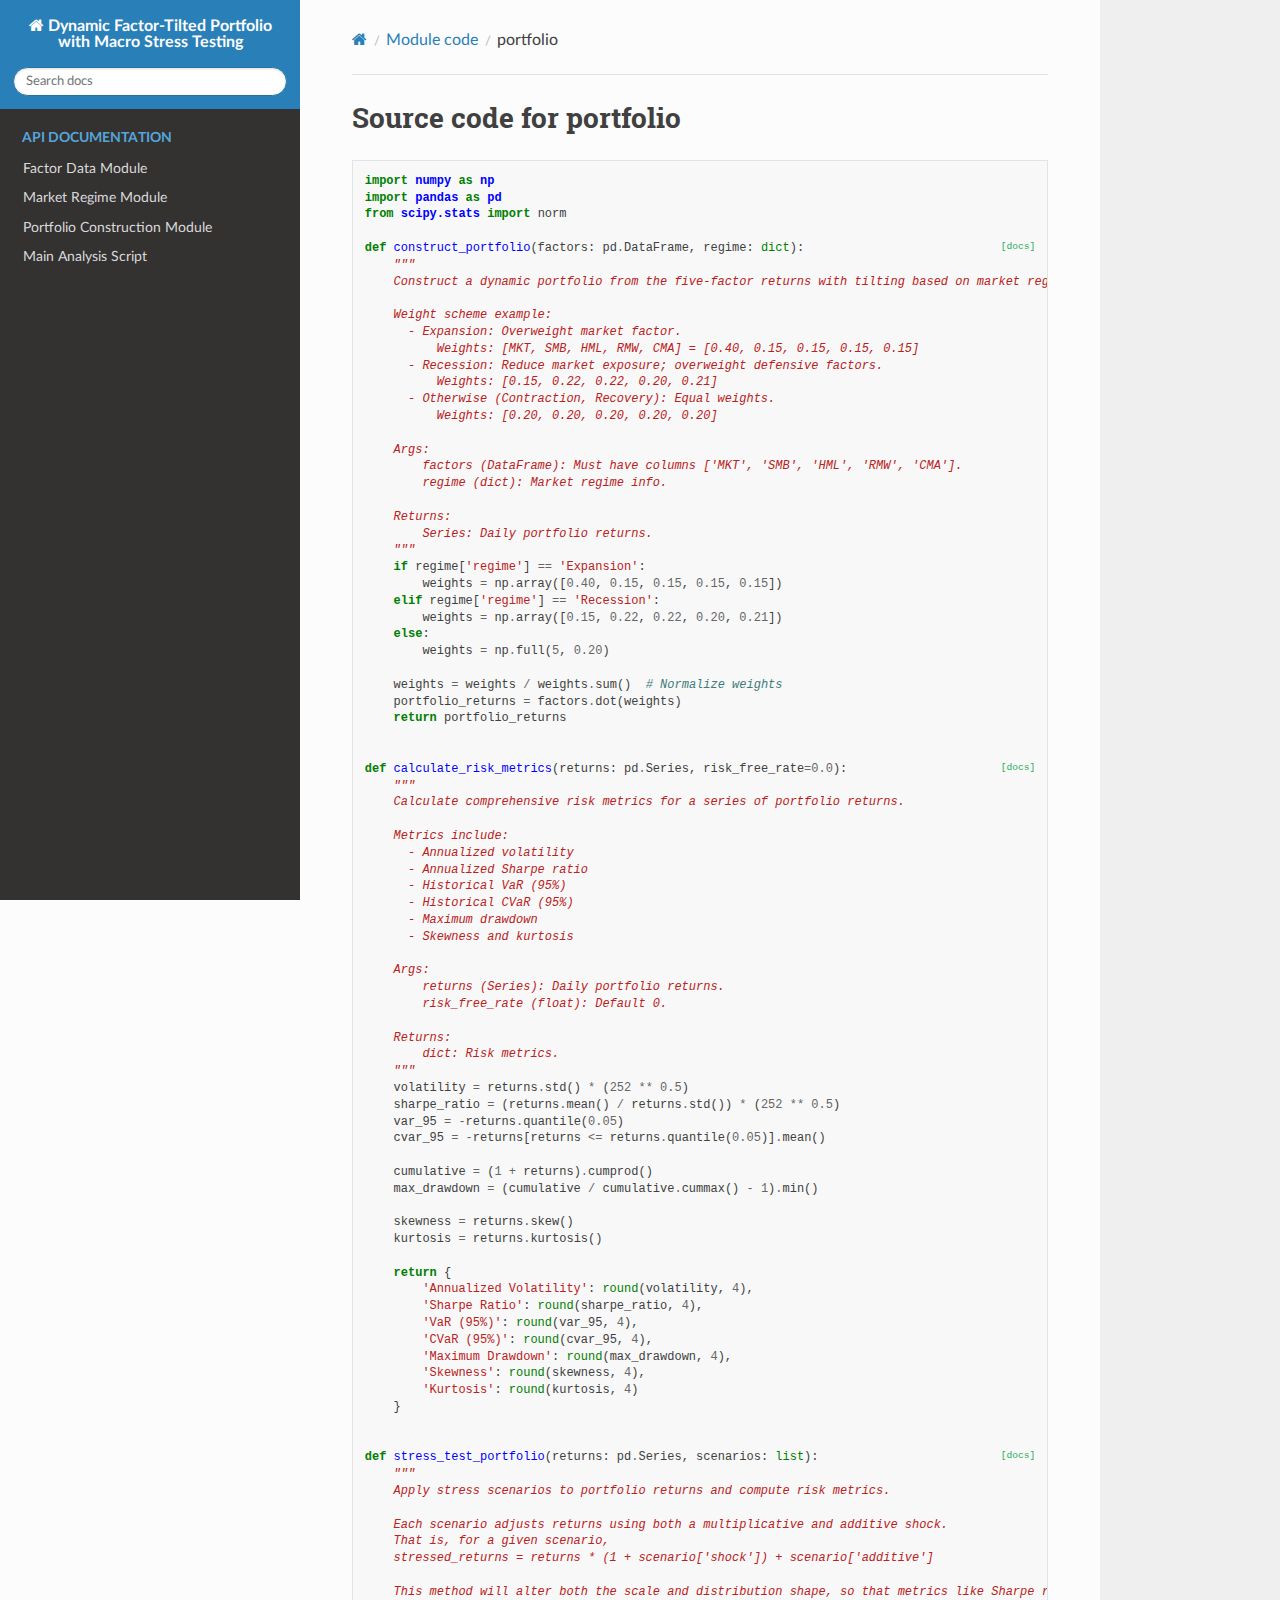
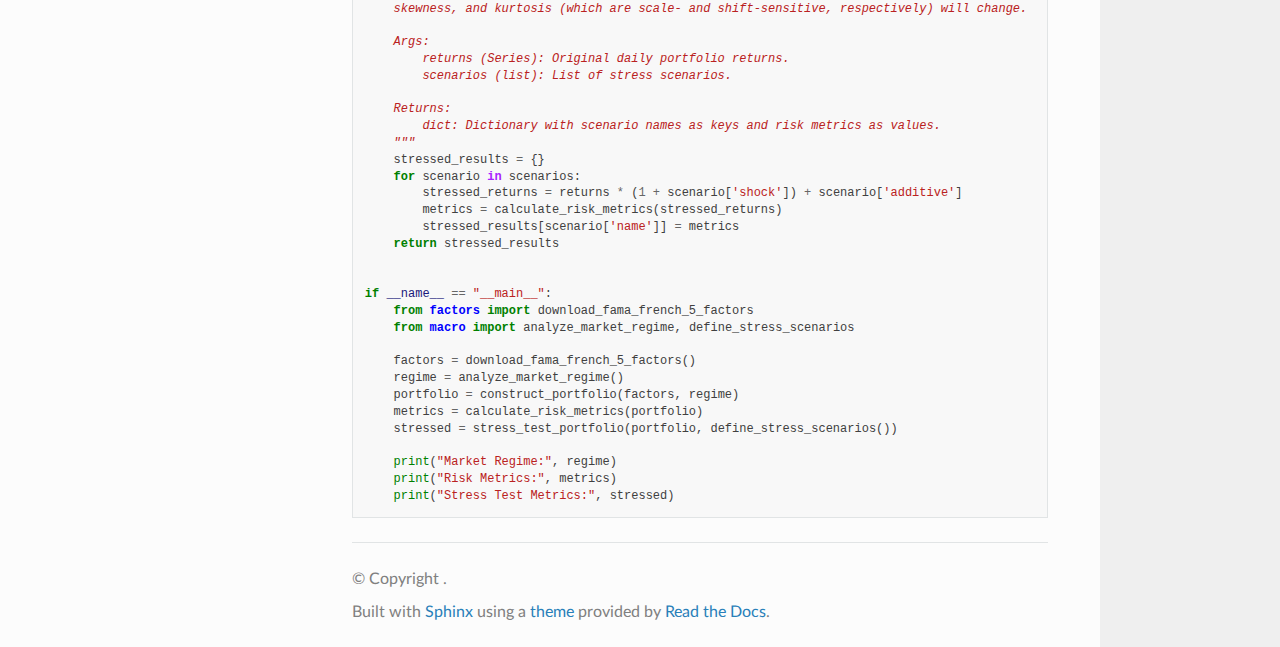
<file: _modules/portfolio.html>
<!DOCTYPE html>
<html class="writer-html5" lang="en">
<head>
  <meta charset="utf-8" />
  <meta name="viewport" content="width=device-width, initial-scale=1.0" />
  <title>portfolio &mdash; Dynamic Factor-Tilted Portfolio with Macro Stress Testing 1.0 documentation</title>
      <link rel="stylesheet" type="text/css" href="../_static/pygments.css?v=b86133f3" />
      <link rel="stylesheet" type="text/css" href="../_static/css/theme.css?v=e59714d7" />

  
      <script src="../_static/jquery.js?v=5d32c60e"></script>
      <script src="../_static/_sphinx_javascript_frameworks_compat.js?v=2cd50e6c"></script>
      <script data-url_root="../" id="documentation_options" src="../_static/documentation_options.js?v=359c27e9"></script>
      <script src="../_static/doctools.js?v=888ff710"></script>
      <script src="../_static/sphinx_highlight.js?v=4825356b"></script>
    <script src="../_static/js/theme.js"></script>
    <link rel="index" title="Index" href="../genindex.html" />
    <link rel="search" title="Search" href="../search.html" /> 
</head>

<body class="wy-body-for-nav"> 
  <div class="wy-grid-for-nav">
    <nav data-toggle="wy-nav-shift" class="wy-nav-side">
      <div class="wy-side-scroll">
        <div class="wy-side-nav-search" >

          
          
          <a href="../index.html" class="icon icon-home">
            Dynamic Factor-Tilted Portfolio with Macro Stress Testing
          </a>
<div role="search">
  <form id="rtd-search-form" class="wy-form" action="../search.html" method="get">
    <input type="text" name="q" placeholder="Search docs" aria-label="Search docs" />
    <input type="hidden" name="check_keywords" value="yes" />
    <input type="hidden" name="area" value="default" />
  </form>
</div>
        </div><div class="wy-menu wy-menu-vertical" data-spy="affix" role="navigation" aria-label="Navigation menu">
              <p class="caption" role="heading"><span class="caption-text">API Documentation</span></p>
<ul>
<li class="toctree-l1"><a class="reference internal" href="../modules.html">Factor Data Module</a></li>
<li class="toctree-l1"><a class="reference internal" href="../modules.html#module-macro">Market Regime Module</a></li>
<li class="toctree-l1"><a class="reference internal" href="../modules.html#module-portfolio">Portfolio Construction Module</a></li>
<li class="toctree-l1"><a class="reference internal" href="../modules.html#module-main">Main Analysis Script</a></li>
</ul>

        </div>
      </div>
    </nav>

    <section data-toggle="wy-nav-shift" class="wy-nav-content-wrap"><nav class="wy-nav-top" aria-label="Mobile navigation menu" >
          <i data-toggle="wy-nav-top" class="fa fa-bars"></i>
          <a href="../index.html">Dynamic Factor-Tilted Portfolio with Macro Stress Testing</a>
      </nav>

      <div class="wy-nav-content">
        <div class="rst-content">
          <div role="navigation" aria-label="Page navigation">
  <ul class="wy-breadcrumbs">
      <li><a href="../index.html" class="icon icon-home" aria-label="Home"></a></li>
          <li class="breadcrumb-item"><a href="index.html">Module code</a></li>
      <li class="breadcrumb-item active">portfolio</li>
      <li class="wy-breadcrumbs-aside">
      </li>
  </ul>
  <hr/>
</div>
          <div role="main" class="document" itemscope="itemscope" itemtype="http://schema.org/Article">
           <div itemprop="articleBody">
             
  <h1>Source code for portfolio</h1><div class="highlight"><pre>
<span></span><span class="kn">import</span><span class="w"> </span><span class="nn">numpy</span><span class="w"> </span><span class="k">as</span><span class="w"> </span><span class="nn">np</span>
<span class="kn">import</span><span class="w"> </span><span class="nn">pandas</span><span class="w"> </span><span class="k">as</span><span class="w"> </span><span class="nn">pd</span>
<span class="kn">from</span><span class="w"> </span><span class="nn">scipy.stats</span><span class="w"> </span><span class="kn">import</span> <span class="n">norm</span>

<div class="viewcode-block" id="construct_portfolio"><a class="viewcode-back" href="../modules.html#portfolio.construct_portfolio">[docs]</a><span class="k">def</span><span class="w"> </span><span class="nf">construct_portfolio</span><span class="p">(</span><span class="n">factors</span><span class="p">:</span> <span class="n">pd</span><span class="o">.</span><span class="n">DataFrame</span><span class="p">,</span> <span class="n">regime</span><span class="p">:</span> <span class="nb">dict</span><span class="p">):</span>
<span class="w">    </span><span class="sd">&quot;&quot;&quot;</span>
<span class="sd">    Construct a dynamic portfolio from the five-factor returns with tilting based on market regime.</span>
<span class="sd">    </span>
<span class="sd">    Weight scheme example:</span>
<span class="sd">      - Expansion: Overweight market factor.</span>
<span class="sd">          Weights: [MKT, SMB, HML, RMW, CMA] = [0.40, 0.15, 0.15, 0.15, 0.15]</span>
<span class="sd">      - Recession: Reduce market exposure; overweight defensive factors.</span>
<span class="sd">          Weights: [0.15, 0.22, 0.22, 0.20, 0.21]</span>
<span class="sd">      - Otherwise (Contraction, Recovery): Equal weights.</span>
<span class="sd">          Weights: [0.20, 0.20, 0.20, 0.20, 0.20]</span>
<span class="sd">    </span>
<span class="sd">    Args:</span>
<span class="sd">        factors (DataFrame): Must have columns [&#39;MKT&#39;, &#39;SMB&#39;, &#39;HML&#39;, &#39;RMW&#39;, &#39;CMA&#39;].</span>
<span class="sd">        regime (dict): Market regime info.</span>
<span class="sd">    </span>
<span class="sd">    Returns:</span>
<span class="sd">        Series: Daily portfolio returns.</span>
<span class="sd">    &quot;&quot;&quot;</span>
    <span class="k">if</span> <span class="n">regime</span><span class="p">[</span><span class="s1">&#39;regime&#39;</span><span class="p">]</span> <span class="o">==</span> <span class="s1">&#39;Expansion&#39;</span><span class="p">:</span>
        <span class="n">weights</span> <span class="o">=</span> <span class="n">np</span><span class="o">.</span><span class="n">array</span><span class="p">([</span><span class="mf">0.40</span><span class="p">,</span> <span class="mf">0.15</span><span class="p">,</span> <span class="mf">0.15</span><span class="p">,</span> <span class="mf">0.15</span><span class="p">,</span> <span class="mf">0.15</span><span class="p">])</span>
    <span class="k">elif</span> <span class="n">regime</span><span class="p">[</span><span class="s1">&#39;regime&#39;</span><span class="p">]</span> <span class="o">==</span> <span class="s1">&#39;Recession&#39;</span><span class="p">:</span>
        <span class="n">weights</span> <span class="o">=</span> <span class="n">np</span><span class="o">.</span><span class="n">array</span><span class="p">([</span><span class="mf">0.15</span><span class="p">,</span> <span class="mf">0.22</span><span class="p">,</span> <span class="mf">0.22</span><span class="p">,</span> <span class="mf">0.20</span><span class="p">,</span> <span class="mf">0.21</span><span class="p">])</span>
    <span class="k">else</span><span class="p">:</span>
        <span class="n">weights</span> <span class="o">=</span> <span class="n">np</span><span class="o">.</span><span class="n">full</span><span class="p">(</span><span class="mi">5</span><span class="p">,</span> <span class="mf">0.20</span><span class="p">)</span>
    
    <span class="n">weights</span> <span class="o">=</span> <span class="n">weights</span> <span class="o">/</span> <span class="n">weights</span><span class="o">.</span><span class="n">sum</span><span class="p">()</span>  <span class="c1"># Normalize weights</span>
    <span class="n">portfolio_returns</span> <span class="o">=</span> <span class="n">factors</span><span class="o">.</span><span class="n">dot</span><span class="p">(</span><span class="n">weights</span><span class="p">)</span>
    <span class="k">return</span> <span class="n">portfolio_returns</span></div>

<div class="viewcode-block" id="calculate_risk_metrics"><a class="viewcode-back" href="../modules.html#portfolio.calculate_risk_metrics">[docs]</a><span class="k">def</span><span class="w"> </span><span class="nf">calculate_risk_metrics</span><span class="p">(</span><span class="n">returns</span><span class="p">:</span> <span class="n">pd</span><span class="o">.</span><span class="n">Series</span><span class="p">,</span> <span class="n">risk_free_rate</span><span class="o">=</span><span class="mf">0.0</span><span class="p">):</span>
<span class="w">    </span><span class="sd">&quot;&quot;&quot;</span>
<span class="sd">    Calculate comprehensive risk metrics for a series of portfolio returns.</span>
<span class="sd">    </span>
<span class="sd">    Metrics include:</span>
<span class="sd">      - Annualized volatility</span>
<span class="sd">      - Annualized Sharpe ratio</span>
<span class="sd">      - Historical VaR (95%)</span>
<span class="sd">      - Historical CVaR (95%)</span>
<span class="sd">      - Maximum drawdown</span>
<span class="sd">      - Skewness and kurtosis</span>
<span class="sd">    </span>
<span class="sd">    Args:</span>
<span class="sd">        returns (Series): Daily portfolio returns.</span>
<span class="sd">        risk_free_rate (float): Default 0.</span>
<span class="sd">    </span>
<span class="sd">    Returns:</span>
<span class="sd">        dict: Risk metrics.</span>
<span class="sd">    &quot;&quot;&quot;</span>
    <span class="n">volatility</span> <span class="o">=</span> <span class="n">returns</span><span class="o">.</span><span class="n">std</span><span class="p">()</span> <span class="o">*</span> <span class="p">(</span><span class="mi">252</span> <span class="o">**</span> <span class="mf">0.5</span><span class="p">)</span>
    <span class="n">sharpe_ratio</span> <span class="o">=</span> <span class="p">(</span><span class="n">returns</span><span class="o">.</span><span class="n">mean</span><span class="p">()</span> <span class="o">/</span> <span class="n">returns</span><span class="o">.</span><span class="n">std</span><span class="p">())</span> <span class="o">*</span> <span class="p">(</span><span class="mi">252</span> <span class="o">**</span> <span class="mf">0.5</span><span class="p">)</span>
    <span class="n">var_95</span> <span class="o">=</span> <span class="o">-</span><span class="n">returns</span><span class="o">.</span><span class="n">quantile</span><span class="p">(</span><span class="mf">0.05</span><span class="p">)</span>
    <span class="n">cvar_95</span> <span class="o">=</span> <span class="o">-</span><span class="n">returns</span><span class="p">[</span><span class="n">returns</span> <span class="o">&lt;=</span> <span class="n">returns</span><span class="o">.</span><span class="n">quantile</span><span class="p">(</span><span class="mf">0.05</span><span class="p">)]</span><span class="o">.</span><span class="n">mean</span><span class="p">()</span>
    
    <span class="n">cumulative</span> <span class="o">=</span> <span class="p">(</span><span class="mi">1</span> <span class="o">+</span> <span class="n">returns</span><span class="p">)</span><span class="o">.</span><span class="n">cumprod</span><span class="p">()</span>
    <span class="n">max_drawdown</span> <span class="o">=</span> <span class="p">(</span><span class="n">cumulative</span> <span class="o">/</span> <span class="n">cumulative</span><span class="o">.</span><span class="n">cummax</span><span class="p">()</span> <span class="o">-</span> <span class="mi">1</span><span class="p">)</span><span class="o">.</span><span class="n">min</span><span class="p">()</span>
    
    <span class="n">skewness</span> <span class="o">=</span> <span class="n">returns</span><span class="o">.</span><span class="n">skew</span><span class="p">()</span>
    <span class="n">kurtosis</span> <span class="o">=</span> <span class="n">returns</span><span class="o">.</span><span class="n">kurtosis</span><span class="p">()</span>
    
    <span class="k">return</span> <span class="p">{</span>
        <span class="s1">&#39;Annualized Volatility&#39;</span><span class="p">:</span> <span class="nb">round</span><span class="p">(</span><span class="n">volatility</span><span class="p">,</span> <span class="mi">4</span><span class="p">),</span>
        <span class="s1">&#39;Sharpe Ratio&#39;</span><span class="p">:</span> <span class="nb">round</span><span class="p">(</span><span class="n">sharpe_ratio</span><span class="p">,</span> <span class="mi">4</span><span class="p">),</span>
        <span class="s1">&#39;VaR (95%)&#39;</span><span class="p">:</span> <span class="nb">round</span><span class="p">(</span><span class="n">var_95</span><span class="p">,</span> <span class="mi">4</span><span class="p">),</span>
        <span class="s1">&#39;CVaR (95%)&#39;</span><span class="p">:</span> <span class="nb">round</span><span class="p">(</span><span class="n">cvar_95</span><span class="p">,</span> <span class="mi">4</span><span class="p">),</span>
        <span class="s1">&#39;Maximum Drawdown&#39;</span><span class="p">:</span> <span class="nb">round</span><span class="p">(</span><span class="n">max_drawdown</span><span class="p">,</span> <span class="mi">4</span><span class="p">),</span>
        <span class="s1">&#39;Skewness&#39;</span><span class="p">:</span> <span class="nb">round</span><span class="p">(</span><span class="n">skewness</span><span class="p">,</span> <span class="mi">4</span><span class="p">),</span>
        <span class="s1">&#39;Kurtosis&#39;</span><span class="p">:</span> <span class="nb">round</span><span class="p">(</span><span class="n">kurtosis</span><span class="p">,</span> <span class="mi">4</span><span class="p">)</span>
    <span class="p">}</span></div>

<div class="viewcode-block" id="stress_test_portfolio"><a class="viewcode-back" href="../modules.html#portfolio.stress_test_portfolio">[docs]</a><span class="k">def</span><span class="w"> </span><span class="nf">stress_test_portfolio</span><span class="p">(</span><span class="n">returns</span><span class="p">:</span> <span class="n">pd</span><span class="o">.</span><span class="n">Series</span><span class="p">,</span> <span class="n">scenarios</span><span class="p">:</span> <span class="nb">list</span><span class="p">):</span>
<span class="w">    </span><span class="sd">&quot;&quot;&quot;</span>
<span class="sd">    Apply stress scenarios to portfolio returns and compute risk metrics.</span>
<span class="sd">    </span>
<span class="sd">    Each scenario adjusts returns using both a multiplicative and additive shock.</span>
<span class="sd">    That is, for a given scenario,</span>
<span class="sd">    stressed_returns = returns * (1 + scenario[&#39;shock&#39;]) + scenario[&#39;additive&#39;]</span>
<span class="sd">       </span>
<span class="sd">    This method will alter both the scale and distribution shape, so that metrics like Sharpe ratio,</span>
<span class="sd">    skewness, and kurtosis (which are scale- and shift-sensitive, respectively) will change.</span>
<span class="sd">    </span>
<span class="sd">    Args:</span>
<span class="sd">        returns (Series): Original daily portfolio returns.</span>
<span class="sd">        scenarios (list): List of stress scenarios.</span>
<span class="sd">    </span>
<span class="sd">    Returns:</span>
<span class="sd">        dict: Dictionary with scenario names as keys and risk metrics as values.</span>
<span class="sd">    &quot;&quot;&quot;</span>
    <span class="n">stressed_results</span> <span class="o">=</span> <span class="p">{}</span>
    <span class="k">for</span> <span class="n">scenario</span> <span class="ow">in</span> <span class="n">scenarios</span><span class="p">:</span>
        <span class="n">stressed_returns</span> <span class="o">=</span> <span class="n">returns</span> <span class="o">*</span> <span class="p">(</span><span class="mi">1</span> <span class="o">+</span> <span class="n">scenario</span><span class="p">[</span><span class="s1">&#39;shock&#39;</span><span class="p">])</span> <span class="o">+</span> <span class="n">scenario</span><span class="p">[</span><span class="s1">&#39;additive&#39;</span><span class="p">]</span>
        <span class="n">metrics</span> <span class="o">=</span> <span class="n">calculate_risk_metrics</span><span class="p">(</span><span class="n">stressed_returns</span><span class="p">)</span>
        <span class="n">stressed_results</span><span class="p">[</span><span class="n">scenario</span><span class="p">[</span><span class="s1">&#39;name&#39;</span><span class="p">]]</span> <span class="o">=</span> <span class="n">metrics</span>
    <span class="k">return</span> <span class="n">stressed_results</span></div>

<span class="k">if</span> <span class="vm">__name__</span> <span class="o">==</span> <span class="s2">&quot;__main__&quot;</span><span class="p">:</span>
    <span class="kn">from</span><span class="w"> </span><span class="nn">factors</span><span class="w"> </span><span class="kn">import</span> <span class="n">download_fama_french_5_factors</span>
    <span class="kn">from</span><span class="w"> </span><span class="nn">macro</span><span class="w"> </span><span class="kn">import</span> <span class="n">analyze_market_regime</span><span class="p">,</span> <span class="n">define_stress_scenarios</span>
    
    <span class="n">factors</span> <span class="o">=</span> <span class="n">download_fama_french_5_factors</span><span class="p">()</span>
    <span class="n">regime</span> <span class="o">=</span> <span class="n">analyze_market_regime</span><span class="p">()</span>
    <span class="n">portfolio</span> <span class="o">=</span> <span class="n">construct_portfolio</span><span class="p">(</span><span class="n">factors</span><span class="p">,</span> <span class="n">regime</span><span class="p">)</span>
    <span class="n">metrics</span> <span class="o">=</span> <span class="n">calculate_risk_metrics</span><span class="p">(</span><span class="n">portfolio</span><span class="p">)</span>
    <span class="n">stressed</span> <span class="o">=</span> <span class="n">stress_test_portfolio</span><span class="p">(</span><span class="n">portfolio</span><span class="p">,</span> <span class="n">define_stress_scenarios</span><span class="p">())</span>
    
    <span class="nb">print</span><span class="p">(</span><span class="s2">&quot;Market Regime:&quot;</span><span class="p">,</span> <span class="n">regime</span><span class="p">)</span>
    <span class="nb">print</span><span class="p">(</span><span class="s2">&quot;Risk Metrics:&quot;</span><span class="p">,</span> <span class="n">metrics</span><span class="p">)</span>
    <span class="nb">print</span><span class="p">(</span><span class="s2">&quot;Stress Test Metrics:&quot;</span><span class="p">,</span> <span class="n">stressed</span><span class="p">)</span>
</pre></div>

           </div>
          </div>
          <footer>

  <hr/>

  <div role="contentinfo">
    <p>&#169; Copyright .</p>
  </div>

  Built with <a href="https://www.sphinx-doc.org/">Sphinx</a> using a
    <a href="https://github.com/readthedocs/sphinx_rtd_theme">theme</a>
    provided by <a href="https://readthedocs.org">Read the Docs</a>.
   

</footer>
        </div>
      </div>
    </section>
  </div>
  <script>
      jQuery(function () {
          SphinxRtdTheme.Navigation.enable(true);
      });
  </script> 

</body>
</html>
</file>
<file: _static/pygments.css>
pre { line-height: 125%; }
td.linenos .normal { color: inherit; background-color: transparent; padding-left: 5px; padding-right: 5px; }
span.linenos { color: inherit; background-color: transparent; padding-left: 5px; padding-right: 5px; }
td.linenos .special { color: #000000; background-color: #ffffc0; padding-left: 5px; padding-right: 5px; }
span.linenos.special { color: #000000; background-color: #ffffc0; padding-left: 5px; padding-right: 5px; }
.highlight .hll { background-color: #ffffcc }
.highlight { background: #f8f8f8; }
.highlight .c { color: #3D7B7B; font-style: italic } /* Comment */
.highlight .err { border: 1px solid #F00 } /* Error */
.highlight .k { color: #008000; font-weight: bold } /* Keyword */
.highlight .o { color: #666 } /* Operator */
.highlight .ch { color: #3D7B7B; font-style: italic } /* Comment.Hashbang */
.highlight .cm { color: #3D7B7B; font-style: italic } /* Comment.Multiline */
.highlight .cp { color: #9C6500 } /* Comment.Preproc */
.highlight .cpf { color: #3D7B7B; font-style: italic } /* Comment.PreprocFile */
.highlight .c1 { color: #3D7B7B; font-style: italic } /* Comment.Single */
.highlight .cs { color: #3D7B7B; font-style: italic } /* Comment.Special */
.highlight .gd { color: #A00000 } /* Generic.Deleted */
.highlight .ge { font-style: italic } /* Generic.Emph */
.highlight .ges { font-weight: bold; font-style: italic } /* Generic.EmphStrong */
.highlight .gr { color: #E40000 } /* Generic.Error */
.highlight .gh { color: #000080; font-weight: bold } /* Generic.Heading */
.highlight .gi { color: #008400 } /* Generic.Inserted */
.highlight .go { color: #717171 } /* Generic.Output */
.highlight .gp { color: #000080; font-weight: bold } /* Generic.Prompt */
.highlight .gs { font-weight: bold } /* Generic.Strong */
.highlight .gu { color: #800080; font-weight: bold } /* Generic.Subheading */
.highlight .gt { color: #04D } /* Generic.Traceback */
.highlight .kc { color: #008000; font-weight: bold } /* Keyword.Constant */
.highlight .kd { color: #008000; font-weight: bold } /* Keyword.Declaration */
.highlight .kn { color: #008000; font-weight: bold } /* Keyword.Namespace */
.highlight .kp { color: #008000 } /* Keyword.Pseudo */
.highlight .kr { color: #008000; font-weight: bold } /* Keyword.Reserved */
.highlight .kt { color: #B00040 } /* Keyword.Type */
.highlight .m { color: #666 } /* Literal.Number */
.highlight .s { color: #BA2121 } /* Literal.String */
.highlight .na { color: #687822 } /* Name.Attribute */
.highlight .nb { color: #008000 } /* Name.Builtin */
.highlight .nc { color: #00F; font-weight: bold } /* Name.Class */
.highlight .no { color: #800 } /* Name.Constant */
.highlight .nd { color: #A2F } /* Name.Decorator */
.highlight .ni { color: #717171; font-weight: bold } /* Name.Entity */
.highlight .ne { color: #CB3F38; font-weight: bold } /* Name.Exception */
.highlight .nf { color: #00F } /* Name.Function */
.highlight .nl { color: #767600 } /* Name.Label */
.highlight .nn { color: #00F; font-weight: bold } /* Name.Namespace */
.highlight .nt { color: #008000; font-weight: bold } /* Name.Tag */
.highlight .nv { color: #19177C } /* Name.Variable */
.highlight .ow { color: #A2F; font-weight: bold } /* Operator.Word */
.highlight .w { color: #BBB } /* Text.Whitespace */
.highlight .mb { color: #666 } /* Literal.Number.Bin */
.highlight .mf { color: #666 } /* Literal.Number.Float */
.highlight .mh { color: #666 } /* Literal.Number.Hex */
.highlight .mi { color: #666 } /* Literal.Number.Integer */
.highlight .mo { color: #666 } /* Literal.Number.Oct */
.highlight .sa { color: #BA2121 } /* Literal.String.Affix */
.highlight .sb { color: #BA2121 } /* Literal.String.Backtick */
.highlight .sc { color: #BA2121 } /* Literal.String.Char */
.highlight .dl { color: #BA2121 } /* Literal.String.Delimiter */
.highlight .sd { color: #BA2121; font-style: italic } /* Literal.String.Doc */
.highlight .s2 { color: #BA2121 } /* Literal.String.Double */
.highlight .se { color: #AA5D1F; font-weight: bold } /* Literal.String.Escape */
.highlight .sh { color: #BA2121 } /* Literal.String.Heredoc */
.highlight .si { color: #A45A77; font-weight: bold } /* Literal.String.Interpol */
.highlight .sx { color: #008000 } /* Literal.String.Other */
.highlight .sr { color: #A45A77 } /* Literal.String.Regex */
.highlight .s1 { color: #BA2121 } /* Literal.String.Single */
.highlight .ss { color: #19177C } /* Literal.String.Symbol */
.highlight .bp { color: #008000 } /* Name.Builtin.Pseudo */
.highlight .fm { color: #00F } /* Name.Function.Magic */
.highlight .vc { color: #19177C } /* Name.Variable.Class */
.highlight .vg { color: #19177C } /* Name.Variable.Global */
.highlight .vi { color: #19177C } /* Name.Variable.Instance */
.highlight .vm { color: #19177C } /* Name.Variable.Magic */
.highlight .il { color: #666 } /* Literal.Number.Integer.Long */
</file>
<file: _static/css/theme.css>
html{box-sizing:border-box}*,:after,:before{box-sizing:inherit}article,aside,details,figcaption,figure,footer,header,hgroup,nav,section{display:block}audio,canvas,video{display:inline-block;*display:inline;*zoom:1}[hidden],audio:not([controls]){display:none}*{-webkit-box-sizing:border-box;-moz-box-sizing:border-box;box-sizing:border-box}html{font-size:100%;-webkit-text-size-adjust:100%;-ms-text-size-adjust:100%}body{margin:0}a:active,a:hover{outline:0}abbr[title]{border-bottom:1px dotted}b,strong{font-weight:700}blockquote{margin:0}dfn{font-style:italic}ins{background:#ff9;text-decoration:none}ins,mark{color:#000}mark{background:#ff0;font-style:italic;font-weight:700}.rst-content code,.rst-content tt,code,kbd,pre,samp{font-family:monospace,serif;_font-family:courier new,monospace;font-size:1em}pre{white-space:pre}q{quotes:none}q:after,q:before{content:"";content:none}small{font-size:85%}sub,sup{font-size:75%;line-height:0;position:relative;vertical-align:baseline}sup{top:-.5em}sub{bottom:-.25em}dl,ol,ul{margin:0;padding:0;list-style:none;list-style-image:none}li{list-style:none}dd{margin:0}img{border:0;-ms-interpolation-mode:bicubic;vertical-align:middle;max-width:100%}svg:not(:root){overflow:hidden}figure,form{margin:0}label{cursor:pointer}button,input,select,textarea{font-size:100%;margin:0;vertical-align:baseline;*vertical-align:middle}button,input{line-height:normal}button,input[type=button],input[type=reset],input[type=submit]{cursor:pointer;-webkit-appearance:button;*overflow:visible}button[disabled],input[disabled]{cursor:default}input[type=search]{-webkit-appearance:textfield;-moz-box-sizing:content-box;-webkit-box-sizing:content-box;box-sizing:content-box}textarea{resize:vertical}table{border-collapse:collapse;border-spacing:0}td{vertical-align:top}.chromeframe{margin:.2em 0;background:#ccc;color:#000;padding:.2em 0}.ir{display:block;border:0;text-indent:-999em;overflow:hidden;background-color:transparent;background-repeat:no-repeat;text-align:left;direction:ltr;*line-height:0}.ir br{display:none}.hidden{display:none!important;visibility:hidden}.visuallyhidden{border:0;clip:rect(0 0 0 0);height:1px;margin:-1px;overflow:hidden;padding:0;position:absolute;width:1px}.visuallyhidden.focusable:active,.visuallyhidden.focusable:focus{clip:auto;height:auto;margin:0;overflow:visible;position:static;width:auto}.invisible{visibility:hidden}.relative{position:relative}big,small{font-size:100%}@media print{body,html,section{background:none!important}*{box-shadow:none!important;text-shadow:none!important;filter:none!important;-ms-filter:none!important}a,a:visited{text-decoration:underline}.ir a:after,a[href^="#"]:after,a[href^="javascript:"]:after{content:""}blockquote,pre{page-break-inside:avoid}thead{display:table-header-group}img,tr{page-break-inside:avoid}img{max-width:100%!important}@page{margin:.5cm}.rst-content .toctree-wrapper>p.caption,h2,h3,p{orphans:3;widows:3}.rst-content .toctree-wrapper>p.caption,h2,h3{page-break-after:avoid}}.btn,.fa:before,.icon:before,.rst-content .admonition,.rst-content .admonition-title:before,.rst-content .admonition-todo,.rst-content .attention,.rst-content .caution,.rst-content .code-block-caption .headerlink:before,.rst-content .danger,.rst-content .eqno .headerlink:before,.rst-content .error,.rst-content .hint,.rst-content .important,.rst-content .note,.rst-content .seealso,.rst-content .tip,.rst-content .warning,.rst-content code.download span:first-child:before,.rst-content dl dt .headerlink:before,.rst-content h1 .headerlink:before,.rst-content h2 .headerlink:before,.rst-content h3 .headerlink:before,.rst-content h4 .headerlink:before,.rst-content h5 .headerlink:before,.rst-content h6 .headerlink:before,.rst-content p.caption .headerlink:before,.rst-content p .headerlink:before,.rst-content table>caption .headerlink:before,.rst-content tt.download span:first-child:before,.wy-alert,.wy-dropdown .caret:before,.wy-inline-validate.wy-inline-validate-danger .wy-input-context:before,.wy-inline-validate.wy-inline-validate-info .wy-input-context:before,.wy-inline-validate.wy-inline-validate-success .wy-input-context:before,.wy-inline-validate.wy-inline-validate-warning .wy-input-context:before,.wy-menu-vertical li.current>a button.toctree-expand:before,.wy-menu-vertical li.on a button.toctree-expand:before,.wy-menu-vertical li button.toctree-expand:before,input[type=color],input[type=date],input[type=datetime-local],input[type=datetime],input[type=email],input[type=month],input[type=number],input[type=password],input[type=search],input[type=tel],input[type=text],input[type=time],input[type=url],input[type=week],select,textarea{-webkit-font-smoothing:antialiased}.clearfix{*zoom:1}.clearfix:after,.clearfix:before{display:table;content:""}.clearfix:after{clear:both}/*!
 *  Font Awesome 4.7.0 by @davegandy - http://fontawesome.io - @fontawesome
 *  License - http://fontawesome.io/license (Font: SIL OFL 1.1, CSS: MIT License)
 */@font-face{font-family:FontAwesome;src:url(fonts/fontawesome-webfont.eot?674f50d287a8c48dc19ba404d20fe713);src:url(fonts/fontawesome-webfont.eot?674f50d287a8c48dc19ba404d20fe713?#iefix&v=4.7.0) format("embedded-opentype"),url(fonts/fontawesome-webfont.woff2?af7ae505a9eed503f8b8e6982036873e) format("woff2"),url(fonts/fontawesome-webfont.woff?fee66e712a8a08eef5805a46892932ad) format("woff"),url(fonts/fontawesome-webfont.ttf?b06871f281fee6b241d60582ae9369b9) format("truetype"),url(fonts/fontawesome-webfont.svg?912ec66d7572ff821749319396470bde#fontawesomeregular) format("svg");font-weight:400;font-style:normal}.fa,.icon,.rst-content .admonition-title,.rst-content .code-block-caption .headerlink,.rst-content .eqno .headerlink,.rst-content code.download span:first-child,.rst-content dl dt .headerlink,.rst-content h1 .headerlink,.rst-content h2 .headerlink,.rst-content h3 .headerlink,.rst-content h4 .headerlink,.rst-content h5 .headerlink,.rst-content h6 .headerlink,.rst-content p.caption .headerlink,.rst-content p .headerlink,.rst-content table>caption .headerlink,.rst-content tt.download span:first-child,.wy-menu-vertical li.current>a button.toctree-expand,.wy-menu-vertical li.on a button.toctree-expand,.wy-menu-vertical li button.toctree-expand{display:inline-block;font:normal normal normal 14px/1 FontAwesome;font-size:inherit;text-rendering:auto;-webkit-font-smoothing:antialiased;-moz-osx-font-smoothing:grayscale}.fa-lg{font-size:1.33333em;line-height:.75em;vertical-align:-15%}.fa-2x{font-size:2em}.fa-3x{font-size:3em}.fa-4x{font-size:4em}.fa-5x{font-size:5em}.fa-fw{width:1.28571em;text-align:center}.fa-ul{padding-left:0;margin-left:2.14286em;list-style-type:none}.fa-ul>li{position:relative}.fa-li{position:absolute;left:-2.14286em;width:2.14286em;top:.14286em;text-align:center}.fa-li.fa-lg{left:-1.85714em}.fa-border{padding:.2em .25em .15em;border:.08em solid #eee;border-radius:.1em}.fa-pull-left{float:left}.fa-pull-right{float:right}.fa-pull-left.icon,.fa.fa-pull-left,.rst-content .code-block-caption .fa-pull-left.headerlink,.rst-content .eqno .fa-pull-left.headerlink,.rst-content .fa-pull-left.admonition-title,.rst-content code.download span.fa-pull-left:first-child,.rst-content dl dt .fa-pull-left.headerlink,.rst-content h1 .fa-pull-left.headerlink,.rst-content h2 .fa-pull-left.headerlink,.rst-content h3 .fa-pull-left.headerlink,.rst-content h4 .fa-pull-left.headerlink,.rst-content h5 .fa-pull-left.headerlink,.rst-content h6 .fa-pull-left.headerlink,.rst-content p .fa-pull-left.headerlink,.rst-content table>caption .fa-pull-left.headerlink,.rst-content tt.download span.fa-pull-left:first-child,.wy-menu-vertical li.current>a button.fa-pull-left.toctree-expand,.wy-menu-vertical li.on a button.fa-pull-left.toctree-expand,.wy-menu-vertical li button.fa-pull-left.toctree-expand{margin-right:.3em}.fa-pull-right.icon,.fa.fa-pull-right,.rst-content .code-block-caption .fa-pull-right.headerlink,.rst-content .eqno .fa-pull-right.headerlink,.rst-content .fa-pull-right.admonition-title,.rst-content code.download span.fa-pull-right:first-child,.rst-content dl dt .fa-pull-right.headerlink,.rst-content h1 .fa-pull-right.headerlink,.rst-content h2 .fa-pull-right.headerlink,.rst-content h3 .fa-pull-right.headerlink,.rst-content h4 .fa-pull-right.headerlink,.rst-content h5 .fa-pull-right.headerlink,.rst-content h6 .fa-pull-right.headerlink,.rst-content p .fa-pull-right.headerlink,.rst-content table>caption .fa-pull-right.headerlink,.rst-content tt.download span.fa-pull-right:first-child,.wy-menu-vertical li.current>a button.fa-pull-right.toctree-expand,.wy-menu-vertical li.on a button.fa-pull-right.toctree-expand,.wy-menu-vertical li button.fa-pull-right.toctree-expand{margin-left:.3em}.pull-right{float:right}.pull-left{float:left}.fa.pull-left,.pull-left.icon,.rst-content .code-block-caption .pull-left.headerlink,.rst-content .eqno .pull-left.headerlink,.rst-content .pull-left.admonition-title,.rst-content code.download span.pull-left:first-child,.rst-content dl dt .pull-left.headerlink,.rst-content h1 .pull-left.headerlink,.rst-content h2 .pull-left.headerlink,.rst-content h3 .pull-left.headerlink,.rst-content h4 .pull-left.headerlink,.rst-content h5 .pull-left.headerlink,.rst-content h6 .pull-left.headerlink,.rst-content p .pull-left.headerlink,.rst-content table>caption .pull-left.headerlink,.rst-content tt.download span.pull-left:first-child,.wy-menu-vertical li.current>a button.pull-left.toctree-expand,.wy-menu-vertical li.on a button.pull-left.toctree-expand,.wy-menu-vertical li button.pull-left.toctree-expand{margin-right:.3em}.fa.pull-right,.pull-right.icon,.rst-content .code-block-caption .pull-right.headerlink,.rst-content .eqno .pull-right.headerlink,.rst-content .pull-right.admonition-title,.rst-content code.download span.pull-right:first-child,.rst-content dl dt .pull-right.headerlink,.rst-content h1 .pull-right.headerlink,.rst-content h2 .pull-right.headerlink,.rst-content h3 .pull-right.headerlink,.rst-content h4 .pull-right.headerlink,.rst-content h5 .pull-right.headerlink,.rst-content h6 .pull-right.headerlink,.rst-content p .pull-right.headerlink,.rst-content table>caption .pull-right.headerlink,.rst-content tt.download span.pull-right:first-child,.wy-menu-vertical li.current>a button.pull-right.toctree-expand,.wy-menu-vertical li.on a button.pull-right.toctree-expand,.wy-menu-vertical li button.pull-right.toctree-expand{margin-left:.3em}.fa-spin{-webkit-animation:fa-spin 2s linear infinite;animation:fa-spin 2s linear infinite}.fa-pulse{-webkit-animation:fa-spin 1s steps(8) infinite;animation:fa-spin 1s steps(8) infinite}@-webkit-keyframes fa-spin{0%{-webkit-transform:rotate(0deg);transform:rotate(0deg)}to{-webkit-transform:rotate(359deg);transform:rotate(359deg)}}@keyframes fa-spin{0%{-webkit-transform:rotate(0deg);transform:rotate(0deg)}to{-webkit-transform:rotate(359deg);transform:rotate(359deg)}}.fa-rotate-90{-ms-filter:"progid:DXImageTransform.Microsoft.BasicImage(rotation=1)";-webkit-transform:rotate(90deg);-ms-transform:rotate(90deg);transform:rotate(90deg)}.fa-rotate-180{-ms-filter:"progid:DXImageTransform.Microsoft.BasicImage(rotation=2)";-webkit-transform:rotate(180deg);-ms-transform:rotate(180deg);transform:rotate(180deg)}.fa-rotate-270{-ms-filter:"progid:DXImageTransform.Microsoft.BasicImage(rotation=3)";-webkit-transform:rotate(270deg);-ms-transform:rotate(270deg);transform:rotate(270deg)}.fa-flip-horizontal{-ms-filter:"progid:DXImageTransform.Microsoft.BasicImage(rotation=0, mirror=1)";-webkit-transform:scaleX(-1);-ms-transform:scaleX(-1);transform:scaleX(-1)}.fa-flip-vertical{-ms-filter:"progid:DXImageTransform.Microsoft.BasicImage(rotation=2, mirror=1)";-webkit-transform:scaleY(-1);-ms-transform:scaleY(-1);transform:scaleY(-1)}:root .fa-flip-horizontal,:root .fa-flip-vertical,:root .fa-rotate-90,:root .fa-rotate-180,:root .fa-rotate-270{filter:none}.fa-stack{position:relative;display:inline-block;width:2em;height:2em;line-height:2em;vertical-align:middle}.fa-stack-1x,.fa-stack-2x{position:absolute;left:0;width:100%;text-align:center}.fa-stack-1x{line-height:inherit}.fa-stack-2x{font-size:2em}.fa-inverse{color:#fff}.fa-glass:before{content:""}.fa-music:before{content:""}.fa-search:before,.icon-search:before{content:""}.fa-envelope-o:before{content:""}.fa-heart:before{content:""}.fa-star:before{content:""}.fa-star-o:before{content:""}.fa-user:before{content:""}.fa-film:before{content:""}.fa-th-large:before{content:""}.fa-th:before{content:""}.fa-th-list:before{content:""}.fa-check:before{content:""}.fa-close:before,.fa-remove:before,.fa-times:before{content:""}.fa-search-plus:before{content:""}.fa-search-minus:before{content:""}.fa-power-off:before{content:""}.fa-signal:before{content:""}.fa-cog:before,.fa-gear:before{content:""}.fa-trash-o:before{content:""}.fa-home:before,.icon-home:before{content:""}.fa-file-o:before{content:""}.fa-clock-o:before{content:""}.fa-road:before{content:""}.fa-download:before,.rst-content code.download span:first-child:before,.rst-content tt.download span:first-child:before{content:""}.fa-arrow-circle-o-down:before{content:""}.fa-arrow-circle-o-up:before{content:""}.fa-inbox:before{content:""}.fa-play-circle-o:before{content:""}.fa-repeat:before,.fa-rotate-right:before{content:""}.fa-refresh:before{content:""}.fa-list-alt:before{content:""}.fa-lock:before{content:""}.fa-flag:before{content:""}.fa-headphones:before{content:""}.fa-volume-off:before{content:""}.fa-volume-down:before{content:""}.fa-volume-up:before{content:""}.fa-qrcode:before{content:""}.fa-barcode:before{content:""}.fa-tag:before{content:""}.fa-tags:before{content:""}.fa-book:before,.icon-book:before{content:""}.fa-bookmark:before{content:""}.fa-print:before{content:""}.fa-camera:before{content:""}.fa-font:before{content:""}.fa-bold:before{content:""}.fa-italic:before{content:""}.fa-text-height:before{content:""}.fa-text-width:before{content:""}.fa-align-left:before{content:""}.fa-align-center:before{content:""}.fa-align-right:before{content:""}.fa-align-justify:before{content:""}.fa-list:before{content:""}.fa-dedent:before,.fa-outdent:before{content:""}.fa-indent:before{content:""}.fa-video-camera:before{content:""}.fa-image:before,.fa-photo:before,.fa-picture-o:before{content:""}.fa-pencil:before{content:""}.fa-map-marker:before{content:""}.fa-adjust:before{content:""}.fa-tint:before{content:""}.fa-edit:before,.fa-pencil-square-o:before{content:""}.fa-share-square-o:before{content:""}.fa-check-square-o:before{content:""}.fa-arrows:before{content:""}.fa-step-backward:before{content:""}.fa-fast-backward:before{content:""}.fa-backward:before{content:""}.fa-play:before{content:""}.fa-pause:before{content:""}.fa-stop:before{content:""}.fa-forward:before{content:""}.fa-fast-forward:before{content:""}.fa-step-forward:before{content:""}.fa-eject:before{content:""}.fa-chevron-left:before{content:""}.fa-chevron-right:before{content:""}.fa-plus-circle:before{content:""}.fa-minus-circle:before{content:""}.fa-times-circle:before,.wy-inline-validate.wy-inline-validate-danger .wy-input-context:before{content:""}.fa-check-circle:before,.wy-inline-validate.wy-inline-validate-success .wy-input-context:before{content:""}.fa-question-circle:before{content:""}.fa-info-circle:before{content:""}.fa-crosshairs:before{content:""}.fa-times-circle-o:before{content:""}.fa-check-circle-o:before{content:""}.fa-ban:before{content:""}.fa-arrow-left:before{content:""}.fa-arrow-right:before{content:""}.fa-arrow-up:before{content:""}.fa-arrow-down:before{content:""}.fa-mail-forward:before,.fa-share:before{content:""}.fa-expand:before{content:""}.fa-compress:before{content:""}.fa-plus:before{content:""}.fa-minus:before{content:""}.fa-asterisk:before{content:""}.fa-exclamation-circle:before,.rst-content .admonition-title:before,.wy-inline-validate.wy-inline-validate-info .wy-input-context:before,.wy-inline-validate.wy-inline-validate-warning .wy-input-context:before{content:""}.fa-gift:before{content:""}.fa-leaf:before{content:""}.fa-fire:before,.icon-fire:before{content:""}.fa-eye:before{content:""}.fa-eye-slash:before{content:""}.fa-exclamation-triangle:before,.fa-warning:before{content:""}.fa-plane:before{content:""}.fa-calendar:before{content:""}.fa-random:before{content:""}.fa-comment:before{content:""}.fa-magnet:before{content:""}.fa-chevron-up:before{content:""}.fa-chevron-down:before{content:""}.fa-retweet:before{content:""}.fa-shopping-cart:before{content:""}.fa-folder:before{content:""}.fa-folder-open:before{content:""}.fa-arrows-v:before{content:""}.fa-arrows-h:before{content:""}.fa-bar-chart-o:before,.fa-bar-chart:before{content:""}.fa-twitter-square:before{content:""}.fa-facebook-square:before{content:""}.fa-camera-retro:before{content:""}.fa-key:before{content:""}.fa-cogs:before,.fa-gears:before{content:""}.fa-comments:before{content:""}.fa-thumbs-o-up:before{content:""}.fa-thumbs-o-down:before{content:""}.fa-star-half:before{content:""}.fa-heart-o:before{content:""}.fa-sign-out:before{content:""}.fa-linkedin-square:before{content:""}.fa-thumb-tack:before{content:""}.fa-external-link:before{content:""}.fa-sign-in:before{content:""}.fa-trophy:before{content:""}.fa-github-square:before{content:""}.fa-upload:before{content:""}.fa-lemon-o:before{content:""}.fa-phone:before{content:""}.fa-square-o:before{content:""}.fa-bookmark-o:before{content:""}.fa-phone-square:before{content:""}.fa-twitter:before{content:""}.fa-facebook-f:before,.fa-facebook:before{content:""}.fa-github:before,.icon-github:before{content:""}.fa-unlock:before{content:""}.fa-credit-card:before{content:""}.fa-feed:before,.fa-rss:before{content:""}.fa-hdd-o:before{content:""}.fa-bullhorn:before{content:""}.fa-bell:before{content:""}.fa-certificate:before{content:""}.fa-hand-o-right:before{content:""}.fa-hand-o-left:before{content:""}.fa-hand-o-up:before{content:""}.fa-hand-o-down:before{content:""}.fa-arrow-circle-left:before,.icon-circle-arrow-left:before{content:""}.fa-arrow-circle-right:before,.icon-circle-arrow-right:before{content:""}.fa-arrow-circle-up:before{content:""}.fa-arrow-circle-down:before{content:""}.fa-globe:before{content:""}.fa-wrench:before{content:""}.fa-tasks:before{content:""}.fa-filter:before{content:""}.fa-briefcase:before{content:""}.fa-arrows-alt:before{content:""}.fa-group:before,.fa-users:before{content:""}.fa-chain:before,.fa-link:before,.icon-link:before{content:""}.fa-cloud:before{content:""}.fa-flask:before{content:""}.fa-cut:before,.fa-scissors:before{content:""}.fa-copy:before,.fa-files-o:before{content:""}.fa-paperclip:before{content:""}.fa-floppy-o:before,.fa-save:before{content:""}.fa-square:before{content:""}.fa-bars:before,.fa-navicon:before,.fa-reorder:before{content:""}.fa-list-ul:before{content:""}.fa-list-ol:before{content:""}.fa-strikethrough:before{content:""}.fa-underline:before{content:""}.fa-table:before{content:""}.fa-magic:before{content:""}.fa-truck:before{content:""}.fa-pinterest:before{content:""}.fa-pinterest-square:before{content:""}.fa-google-plus-square:before{content:""}.fa-google-plus:before{content:""}.fa-money:before{content:""}.fa-caret-down:before,.icon-caret-down:before,.wy-dropdown .caret:before{content:""}.fa-caret-up:before{content:""}.fa-caret-left:before{content:""}.fa-caret-right:before{content:""}.fa-columns:before{content:""}.fa-sort:before,.fa-unsorted:before{content:""}.fa-sort-desc:before,.fa-sort-down:before{content:""}.fa-sort-asc:before,.fa-sort-up:before{content:""}.fa-envelope:before{content:""}.fa-linkedin:before{content:""}.fa-rotate-left:before,.fa-undo:before{content:""}.fa-gavel:before,.fa-legal:before{content:""}.fa-dashboard:before,.fa-tachometer:before{content:""}.fa-comment-o:before{content:""}.fa-comments-o:before{content:""}.fa-bolt:before,.fa-flash:before{content:""}.fa-sitemap:before{content:""}.fa-umbrella:before{content:""}.fa-clipboard:before,.fa-paste:before{content:""}.fa-lightbulb-o:before{content:""}.fa-exchange:before{content:""}.fa-cloud-download:before{content:""}.fa-cloud-upload:before{content:""}.fa-user-md:before{content:""}.fa-stethoscope:before{content:""}.fa-suitcase:before{content:""}.fa-bell-o:before{content:""}.fa-coffee:before{content:""}.fa-cutlery:before{content:""}.fa-file-text-o:before{content:""}.fa-building-o:before{content:""}.fa-hospital-o:before{content:""}.fa-ambulance:before{content:""}.fa-medkit:before{content:""}.fa-fighter-jet:before{content:""}.fa-beer:before{content:""}.fa-h-square:before{content:""}.fa-plus-square:before{content:""}.fa-angle-double-left:before{content:""}.fa-angle-double-right:before{content:""}.fa-angle-double-up:before{content:""}.fa-angle-double-down:before{content:""}.fa-angle-left:before{content:""}.fa-angle-right:before{content:""}.fa-angle-up:before{content:""}.fa-angle-down:before{content:""}.fa-desktop:before{content:""}.fa-laptop:before{content:""}.fa-tablet:before{content:""}.fa-mobile-phone:before,.fa-mobile:before{content:""}.fa-circle-o:before{content:""}.fa-quote-left:before{content:""}.fa-quote-right:before{content:""}.fa-spinner:before{content:""}.fa-circle:before{content:""}.fa-mail-reply:before,.fa-reply:before{content:""}.fa-github-alt:before{content:""}.fa-folder-o:before{content:""}.fa-folder-open-o:before{content:""}.fa-smile-o:before{content:""}.fa-frown-o:before{content:""}.fa-meh-o:before{content:""}.fa-gamepad:before{content:""}.fa-keyboard-o:before{content:""}.fa-flag-o:before{content:""}.fa-flag-checkered:before{content:""}.fa-terminal:before{content:""}.fa-code:before{content:""}.fa-mail-reply-all:before,.fa-reply-all:before{content:""}.fa-star-half-empty:before,.fa-star-half-full:before,.fa-star-half-o:before{content:""}.fa-location-arrow:before{content:""}.fa-crop:before{content:""}.fa-code-fork:before{content:""}.fa-chain-broken:before,.fa-unlink:before{content:""}.fa-question:before{content:""}.fa-info:before{content:""}.fa-exclamation:before{content:""}.fa-superscript:before{content:""}.fa-subscript:before{content:""}.fa-eraser:before{content:""}.fa-puzzle-piece:before{content:""}.fa-microphone:before{content:""}.fa-microphone-slash:before{content:""}.fa-shield:before{content:""}.fa-calendar-o:before{content:""}.fa-fire-extinguisher:before{content:""}.fa-rocket:before{content:""}.fa-maxcdn:before{content:""}.fa-chevron-circle-left:before{content:""}.fa-chevron-circle-right:before{content:""}.fa-chevron-circle-up:before{content:""}.fa-chevron-circle-down:before{content:""}.fa-html5:before{content:""}.fa-css3:before{content:""}.fa-anchor:before{content:""}.fa-unlock-alt:before{content:""}.fa-bullseye:before{content:""}.fa-ellipsis-h:before{content:""}.fa-ellipsis-v:before{content:""}.fa-rss-square:before{content:""}.fa-play-circle:before{content:""}.fa-ticket:before{content:""}.fa-minus-square:before{content:""}.fa-minus-square-o:before,.wy-menu-vertical li.current>a button.toctree-expand:before,.wy-menu-vertical li.on a button.toctree-expand:before{content:""}.fa-level-up:before{content:""}.fa-level-down:before{content:""}.fa-check-square:before{content:""}.fa-pencil-square:before{content:""}.fa-external-link-square:before{content:""}.fa-share-square:before{content:""}.fa-compass:before{content:""}.fa-caret-square-o-down:before,.fa-toggle-down:before{content:""}.fa-caret-square-o-up:before,.fa-toggle-up:before{content:""}.fa-caret-square-o-right:before,.fa-toggle-right:before{content:""}.fa-eur:before,.fa-euro:before{content:""}.fa-gbp:before{content:""}.fa-dollar:before,.fa-usd:before{content:""}.fa-inr:before,.fa-rupee:before{content:""}.fa-cny:before,.fa-jpy:before,.fa-rmb:before,.fa-yen:before{content:""}.fa-rouble:before,.fa-rub:before,.fa-ruble:before{content:""}.fa-krw:before,.fa-won:before{content:""}.fa-bitcoin:before,.fa-btc:before{content:""}.fa-file:before{content:""}.fa-file-text:before{content:""}.fa-sort-alpha-asc:before{content:""}.fa-sort-alpha-desc:before{content:""}.fa-sort-amount-asc:before{content:""}.fa-sort-amount-desc:before{content:""}.fa-sort-numeric-asc:before{content:""}.fa-sort-numeric-desc:before{content:""}.fa-thumbs-up:before{content:""}.fa-thumbs-down:before{content:""}.fa-youtube-square:before{content:""}.fa-youtube:before{content:""}.fa-xing:before{content:""}.fa-xing-square:before{content:""}.fa-youtube-play:before{content:""}.fa-dropbox:before{content:""}.fa-stack-overflow:before{content:""}.fa-instagram:before{content:""}.fa-flickr:before{content:""}.fa-adn:before{content:""}.fa-bitbucket:before,.icon-bitbucket:before{content:""}.fa-bitbucket-square:before{content:""}.fa-tumblr:before{content:""}.fa-tumblr-square:before{content:""}.fa-long-arrow-down:before{content:""}.fa-long-arrow-up:before{content:""}.fa-long-arrow-left:before{content:""}.fa-long-arrow-right:before{content:""}.fa-apple:before{content:""}.fa-windows:before{content:""}.fa-android:before{content:""}.fa-linux:before{content:""}.fa-dribbble:before{content:""}.fa-skype:before{content:""}.fa-foursquare:before{content:""}.fa-trello:before{content:""}.fa-female:before{content:""}.fa-male:before{content:""}.fa-gittip:before,.fa-gratipay:before{content:""}.fa-sun-o:before{content:""}.fa-moon-o:before{content:""}.fa-archive:before{content:""}.fa-bug:before{content:""}.fa-vk:before{content:""}.fa-weibo:before{content:""}.fa-renren:before{content:""}.fa-pagelines:before{content:""}.fa-stack-exchange:before{content:""}.fa-arrow-circle-o-right:before{content:""}.fa-arrow-circle-o-left:before{content:""}.fa-caret-square-o-left:before,.fa-toggle-left:before{content:""}.fa-dot-circle-o:before{content:""}.fa-wheelchair:before{content:""}.fa-vimeo-square:before{content:""}.fa-try:before,.fa-turkish-lira:before{content:""}.fa-plus-square-o:before,.wy-menu-vertical li button.toctree-expand:before{content:""}.fa-space-shuttle:before{content:""}.fa-slack:before{content:""}.fa-envelope-square:before{content:""}.fa-wordpress:before{content:""}.fa-openid:before{content:""}.fa-bank:before,.fa-institution:before,.fa-university:before{content:""}.fa-graduation-cap:before,.fa-mortar-board:before{content:""}.fa-yahoo:before{content:""}.fa-google:before{content:""}.fa-reddit:before{content:""}.fa-reddit-square:before{content:""}.fa-stumbleupon-circle:before{content:""}.fa-stumbleupon:before{content:""}.fa-delicious:before{content:""}.fa-digg:before{content:""}.fa-pied-piper-pp:before{content:""}.fa-pied-piper-alt:before{content:""}.fa-drupal:before{content:""}.fa-joomla:before{content:""}.fa-language:before{content:""}.fa-fax:before{content:""}.fa-building:before{content:""}.fa-child:before{content:""}.fa-paw:before{content:""}.fa-spoon:before{content:""}.fa-cube:before{content:""}.fa-cubes:before{content:""}.fa-behance:before{content:""}.fa-behance-square:before{content:""}.fa-steam:before{content:""}.fa-steam-square:before{content:""}.fa-recycle:before{content:""}.fa-automobile:before,.fa-car:before{content:""}.fa-cab:before,.fa-taxi:before{content:""}.fa-tree:before{content:""}.fa-spotify:before{content:""}.fa-deviantart:before{content:""}.fa-soundcloud:before{content:""}.fa-database:before{content:""}.fa-file-pdf-o:before{content:""}.fa-file-word-o:before{content:""}.fa-file-excel-o:before{content:""}.fa-file-powerpoint-o:before{content:""}.fa-file-image-o:before,.fa-file-photo-o:before,.fa-file-picture-o:before{content:""}.fa-file-archive-o:before,.fa-file-zip-o:before{content:""}.fa-file-audio-o:before,.fa-file-sound-o:before{content:""}.fa-file-movie-o:before,.fa-file-video-o:before{content:""}.fa-file-code-o:before{content:""}.fa-vine:before{content:""}.fa-codepen:before{content:""}.fa-jsfiddle:before{content:""}.fa-life-bouy:before,.fa-life-buoy:before,.fa-life-ring:before,.fa-life-saver:before,.fa-support:before{content:""}.fa-circle-o-notch:before{content:""}.fa-ra:before,.fa-rebel:before,.fa-resistance:before{content:""}.fa-empire:before,.fa-ge:before{content:""}.fa-git-square:before{content:""}.fa-git:before{content:""}.fa-hacker-news:before,.fa-y-combinator-square:before,.fa-yc-square:before{content:""}.fa-tencent-weibo:before{content:""}.fa-qq:before{content:""}.fa-wechat:before,.fa-weixin:before{content:""}.fa-paper-plane:before,.fa-send:before{content:""}.fa-paper-plane-o:before,.fa-send-o:before{content:""}.fa-history:before{content:""}.fa-circle-thin:before{content:""}.fa-header:before{content:""}.fa-paragraph:before{content:""}.fa-sliders:before{content:""}.fa-share-alt:before{content:""}.fa-share-alt-square:before{content:""}.fa-bomb:before{content:""}.fa-futbol-o:before,.fa-soccer-ball-o:before{content:""}.fa-tty:before{content:""}.fa-binoculars:before{content:""}.fa-plug:before{content:""}.fa-slideshare:before{content:""}.fa-twitch:before{content:""}.fa-yelp:before{content:""}.fa-newspaper-o:before{content:""}.fa-wifi:before{content:""}.fa-calculator:before{content:""}.fa-paypal:before{content:""}.fa-google-wallet:before{content:""}.fa-cc-visa:before{content:""}.fa-cc-mastercard:before{content:""}.fa-cc-discover:before{content:""}.fa-cc-amex:before{content:""}.fa-cc-paypal:before{content:""}.fa-cc-stripe:before{content:""}.fa-bell-slash:before{content:""}.fa-bell-slash-o:before{content:""}.fa-trash:before{content:""}.fa-copyright:before{content:""}.fa-at:before{content:""}.fa-eyedropper:before{content:""}.fa-paint-brush:before{content:""}.fa-birthday-cake:before{content:""}.fa-area-chart:before{content:""}.fa-pie-chart:before{content:""}.fa-line-chart:before{content:""}.fa-lastfm:before{content:""}.fa-lastfm-square:before{content:""}.fa-toggle-off:before{content:""}.fa-toggle-on:before{content:""}.fa-bicycle:before{content:""}.fa-bus:before{content:""}.fa-ioxhost:before{content:""}.fa-angellist:before{content:""}.fa-cc:before{content:""}.fa-ils:before,.fa-shekel:before,.fa-sheqel:before{content:""}.fa-meanpath:before{content:""}.fa-buysellads:before{content:""}.fa-connectdevelop:before{content:""}.fa-dashcube:before{content:""}.fa-forumbee:before{content:""}.fa-leanpub:before{content:""}.fa-sellsy:before{content:""}.fa-shirtsinbulk:before{content:""}.fa-simplybuilt:before{content:""}.fa-skyatlas:before{content:""}.fa-cart-plus:before{content:""}.fa-cart-arrow-down:before{content:""}.fa-diamond:before{content:""}.fa-ship:before{content:""}.fa-user-secret:before{content:""}.fa-motorcycle:before{content:""}.fa-street-view:before{content:""}.fa-heartbeat:before{content:""}.fa-venus:before{content:""}.fa-mars:before{content:""}.fa-mercury:before{content:""}.fa-intersex:before,.fa-transgender:before{content:""}.fa-transgender-alt:before{content:""}.fa-venus-double:before{content:""}.fa-mars-double:before{content:""}.fa-venus-mars:before{content:""}.fa-mars-stroke:before{content:""}.fa-mars-stroke-v:before{content:""}.fa-mars-stroke-h:before{content:""}.fa-neuter:before{content:""}.fa-genderless:before{content:""}.fa-facebook-official:before{content:""}.fa-pinterest-p:before{content:""}.fa-whatsapp:before{content:""}.fa-server:before{content:""}.fa-user-plus:before{content:""}.fa-user-times:before{content:""}.fa-bed:before,.fa-hotel:before{content:""}.fa-viacoin:before{content:""}.fa-train:before{content:""}.fa-subway:before{content:""}.fa-medium:before{content:""}.fa-y-combinator:before,.fa-yc:before{content:""}.fa-optin-monster:before{content:""}.fa-opencart:before{content:""}.fa-expeditedssl:before{content:""}.fa-battery-4:before,.fa-battery-full:before,.fa-battery:before{content:""}.fa-battery-3:before,.fa-battery-three-quarters:before{content:""}.fa-battery-2:before,.fa-battery-half:before{content:""}.fa-battery-1:before,.fa-battery-quarter:before{content:""}.fa-battery-0:before,.fa-battery-empty:before{content:""}.fa-mouse-pointer:before{content:""}.fa-i-cursor:before{content:""}.fa-object-group:before{content:""}.fa-object-ungroup:before{content:""}.fa-sticky-note:before{content:""}.fa-sticky-note-o:before{content:""}.fa-cc-jcb:before{content:""}.fa-cc-diners-club:before{content:""}.fa-clone:before{content:""}.fa-balance-scale:before{content:""}.fa-hourglass-o:before{content:""}.fa-hourglass-1:before,.fa-hourglass-start:before{content:""}.fa-hourglass-2:before,.fa-hourglass-half:before{content:""}.fa-hourglass-3:before,.fa-hourglass-end:before{content:""}.fa-hourglass:before{content:""}.fa-hand-grab-o:before,.fa-hand-rock-o:before{content:""}.fa-hand-paper-o:before,.fa-hand-stop-o:before{content:""}.fa-hand-scissors-o:before{content:""}.fa-hand-lizard-o:before{content:""}.fa-hand-spock-o:before{content:""}.fa-hand-pointer-o:before{content:""}.fa-hand-peace-o:before{content:""}.fa-trademark:before{content:""}.fa-registered:before{content:""}.fa-creative-commons:before{content:""}.fa-gg:before{content:""}.fa-gg-circle:before{content:""}.fa-tripadvisor:before{content:""}.fa-odnoklassniki:before{content:""}.fa-odnoklassniki-square:before{content:""}.fa-get-pocket:before{content:""}.fa-wikipedia-w:before{content:""}.fa-safari:before{content:""}.fa-chrome:before{content:""}.fa-firefox:before{content:""}.fa-opera:before{content:""}.fa-internet-explorer:before{content:""}.fa-television:before,.fa-tv:before{content:""}.fa-contao:before{content:""}.fa-500px:before{content:""}.fa-amazon:before{content:""}.fa-calendar-plus-o:before{content:""}.fa-calendar-minus-o:before{content:""}.fa-calendar-times-o:before{content:""}.fa-calendar-check-o:before{content:""}.fa-industry:before{content:""}.fa-map-pin:before{content:""}.fa-map-signs:before{content:""}.fa-map-o:before{content:""}.fa-map:before{content:""}.fa-commenting:before{content:""}.fa-commenting-o:before{content:""}.fa-houzz:before{content:""}.fa-vimeo:before{content:""}.fa-black-tie:before{content:""}.fa-fonticons:before{content:""}.fa-reddit-alien:before{content:""}.fa-edge:before{content:""}.fa-credit-card-alt:before{content:""}.fa-codiepie:before{content:""}.fa-modx:before{content:""}.fa-fort-awesome:before{content:""}.fa-usb:before{content:""}.fa-product-hunt:before{content:""}.fa-mixcloud:before{content:""}.fa-scribd:before{content:""}.fa-pause-circle:before{content:""}.fa-pause-circle-o:before{content:""}.fa-stop-circle:before{content:""}.fa-stop-circle-o:before{content:""}.fa-shopping-bag:before{content:""}.fa-shopping-basket:before{content:""}.fa-hashtag:before{content:""}.fa-bluetooth:before{content:""}.fa-bluetooth-b:before{content:""}.fa-percent:before{content:""}.fa-gitlab:before,.icon-gitlab:before{content:""}.fa-wpbeginner:before{content:""}.fa-wpforms:before{content:""}.fa-envira:before{content:""}.fa-universal-access:before{content:""}.fa-wheelchair-alt:before{content:""}.fa-question-circle-o:before{content:""}.fa-blind:before{content:""}.fa-audio-description:before{content:""}.fa-volume-control-phone:before{content:""}.fa-braille:before{content:""}.fa-assistive-listening-systems:before{content:""}.fa-american-sign-language-interpreting:before,.fa-asl-interpreting:before{content:""}.fa-deaf:before,.fa-deafness:before,.fa-hard-of-hearing:before{content:""}.fa-glide:before{content:""}.fa-glide-g:before{content:""}.fa-sign-language:before,.fa-signing:before{content:""}.fa-low-vision:before{content:""}.fa-viadeo:before{content:""}.fa-viadeo-square:before{content:""}.fa-snapchat:before{content:""}.fa-snapchat-ghost:before{content:""}.fa-snapchat-square:before{content:""}.fa-pied-piper:before{content:""}.fa-first-order:before{content:""}.fa-yoast:before{content:""}.fa-themeisle:before{content:""}.fa-google-plus-circle:before,.fa-google-plus-official:before{content:""}.fa-fa:before,.fa-font-awesome:before{content:""}.fa-handshake-o:before{content:""}.fa-envelope-open:before{content:""}.fa-envelope-open-o:before{content:""}.fa-linode:before{content:""}.fa-address-book:before{content:""}.fa-address-book-o:before{content:""}.fa-address-card:before,.fa-vcard:before{content:""}.fa-address-card-o:before,.fa-vcard-o:before{content:""}.fa-user-circle:before{content:""}.fa-user-circle-o:before{content:""}.fa-user-o:before{content:""}.fa-id-badge:before{content:""}.fa-drivers-license:before,.fa-id-card:before{content:""}.fa-drivers-license-o:before,.fa-id-card-o:before{content:""}.fa-quora:before{content:""}.fa-free-code-camp:before{content:""}.fa-telegram:before{content:""}.fa-thermometer-4:before,.fa-thermometer-full:before,.fa-thermometer:before{content:""}.fa-thermometer-3:before,.fa-thermometer-three-quarters:before{content:""}.fa-thermometer-2:before,.fa-thermometer-half:before{content:""}.fa-thermometer-1:before,.fa-thermometer-quarter:before{content:""}.fa-thermometer-0:before,.fa-thermometer-empty:before{content:""}.fa-shower:before{content:""}.fa-bath:before,.fa-bathtub:before,.fa-s15:before{content:""}.fa-podcast:before{content:""}.fa-window-maximize:before{content:""}.fa-window-minimize:before{content:""}.fa-window-restore:before{content:""}.fa-times-rectangle:before,.fa-window-close:before{content:""}.fa-times-rectangle-o:before,.fa-window-close-o:before{content:""}.fa-bandcamp:before{content:""}.fa-grav:before{content:""}.fa-etsy:before{content:""}.fa-imdb:before{content:""}.fa-ravelry:before{content:""}.fa-eercast:before{content:""}.fa-microchip:before{content:""}.fa-snowflake-o:before{content:""}.fa-superpowers:before{content:""}.fa-wpexplorer:before{content:""}.fa-meetup:before{content:""}.sr-only{position:absolute;width:1px;height:1px;padding:0;margin:-1px;overflow:hidden;clip:rect(0,0,0,0);border:0}.sr-only-focusable:active,.sr-only-focusable:focus{position:static;width:auto;height:auto;margin:0;overflow:visible;clip:auto}.fa,.icon,.rst-content .admonition-title,.rst-content .code-block-caption .headerlink,.rst-content .eqno .headerlink,.rst-content code.download span:first-child,.rst-content dl dt .headerlink,.rst-content h1 .headerlink,.rst-content h2 .headerlink,.rst-content h3 .headerlink,.rst-content h4 .headerlink,.rst-content h5 .headerlink,.rst-content h6 .headerlink,.rst-content p.caption .headerlink,.rst-content p .headerlink,.rst-content table>caption .headerlink,.rst-content tt.download span:first-child,.wy-dropdown .caret,.wy-inline-validate.wy-inline-validate-danger .wy-input-context,.wy-inline-validate.wy-inline-validate-info .wy-input-context,.wy-inline-validate.wy-inline-validate-success .wy-input-context,.wy-inline-validate.wy-inline-validate-warning .wy-input-context,.wy-menu-vertical li.current>a button.toctree-expand,.wy-menu-vertical li.on a button.toctree-expand,.wy-menu-vertical li button.toctree-expand{font-family:inherit}.fa:before,.icon:before,.rst-content .admonition-title:before,.rst-content .code-block-caption .headerlink:before,.rst-content .eqno .headerlink:before,.rst-content code.download span:first-child:before,.rst-content dl dt .headerlink:before,.rst-content h1 .headerlink:before,.rst-content h2 .headerlink:before,.rst-content h3 .headerlink:before,.rst-content h4 .headerlink:before,.rst-content h5 .headerlink:before,.rst-content h6 .headerlink:before,.rst-content p.caption .headerlink:before,.rst-content p .headerlink:before,.rst-content table>caption .headerlink:before,.rst-content tt.download span:first-child:before,.wy-dropdown .caret:before,.wy-inline-validate.wy-inline-validate-danger .wy-input-context:before,.wy-inline-validate.wy-inline-validate-info .wy-input-context:before,.wy-inline-validate.wy-inline-validate-success .wy-input-context:before,.wy-inline-validate.wy-inline-validate-warning .wy-input-context:before,.wy-menu-vertical li.current>a button.toctree-expand:before,.wy-menu-vertical li.on a button.toctree-expand:before,.wy-menu-vertical li button.toctree-expand:before{font-family:FontAwesome;display:inline-block;font-style:normal;font-weight:400;line-height:1;text-decoration:inherit}.rst-content .code-block-caption a .headerlink,.rst-content .eqno a .headerlink,.rst-content a .admonition-title,.rst-content code.download a span:first-child,.rst-content dl dt a .headerlink,.rst-content h1 a .headerlink,.rst-content h2 a .headerlink,.rst-content h3 a .headerlink,.rst-content h4 a .headerlink,.rst-content h5 a .headerlink,.rst-content h6 a .headerlink,.rst-content p.caption a .headerlink,.rst-content p a .headerlink,.rst-content table>caption a .headerlink,.rst-content tt.download a span:first-child,.wy-menu-vertical li.current>a button.toctree-expand,.wy-menu-vertical li.on a button.toctree-expand,.wy-menu-vertical li a button.toctree-expand,a .fa,a .icon,a .rst-content .admonition-title,a .rst-content .code-block-caption .headerlink,a .rst-content .eqno .headerlink,a .rst-content code.download span:first-child,a .rst-content dl dt .headerlink,a .rst-content h1 .headerlink,a .rst-content h2 .headerlink,a .rst-content h3 .headerlink,a .rst-content h4 .headerlink,a .rst-content h5 .headerlink,a .rst-content h6 .headerlink,a .rst-content p.caption .headerlink,a .rst-content p .headerlink,a .rst-content table>caption .headerlink,a .rst-content tt.download span:first-child,a .wy-menu-vertical li button.toctree-expand{display:inline-block;text-decoration:inherit}.btn .fa,.btn .icon,.btn .rst-content .admonition-title,.btn .rst-content .code-block-caption .headerlink,.btn .rst-content .eqno .headerlink,.btn .rst-content code.download span:first-child,.btn .rst-content dl dt .headerlink,.btn .rst-content h1 .headerlink,.btn .rst-content h2 .headerlink,.btn .rst-content h3 .headerlink,.btn .rst-content h4 .headerlink,.btn .rst-content h5 .headerlink,.btn .rst-content h6 .headerlink,.btn .rst-content p .headerlink,.btn .rst-content table>caption .headerlink,.btn .rst-content tt.download span:first-child,.btn .wy-menu-vertical li.current>a button.toctree-expand,.btn .wy-menu-vertical li.on a button.toctree-expand,.btn .wy-menu-vertical li button.toctree-expand,.nav .fa,.nav .icon,.nav .rst-content .admonition-title,.nav .rst-content .code-block-caption .headerlink,.nav .rst-content .eqno .headerlink,.nav .rst-content code.download span:first-child,.nav .rst-content dl dt .headerlink,.nav .rst-content h1 .headerlink,.nav .rst-content h2 .headerlink,.nav .rst-content h3 .headerlink,.nav .rst-content h4 .headerlink,.nav .rst-content h5 .headerlink,.nav .rst-content h6 .headerlink,.nav .rst-content p .headerlink,.nav .rst-content table>caption .headerlink,.nav .rst-content tt.download span:first-child,.nav .wy-menu-vertical li.current>a button.toctree-expand,.nav .wy-menu-vertical li.on a button.toctree-expand,.nav .wy-menu-vertical li button.toctree-expand,.rst-content .btn .admonition-title,.rst-content .code-block-caption .btn .headerlink,.rst-content .code-block-caption .nav .headerlink,.rst-content .eqno .btn .headerlink,.rst-content .eqno .nav .headerlink,.rst-content .nav .admonition-title,.rst-content code.download .btn span:first-child,.rst-content code.download .nav span:first-child,.rst-content dl dt .btn .headerlink,.rst-content dl dt .nav .headerlink,.rst-content h1 .btn .headerlink,.rst-content h1 .nav .headerlink,.rst-content h2 .btn .headerlink,.rst-content h2 .nav .headerlink,.rst-content h3 .btn .headerlink,.rst-content h3 .nav .headerlink,.rst-content h4 .btn .headerlink,.rst-content h4 .nav .headerlink,.rst-content h5 .btn .headerlink,.rst-content h5 .nav .headerlink,.rst-content h6 .btn .headerlink,.rst-content h6 .nav .headerlink,.rst-content p .btn .headerlink,.rst-content p .nav .headerlink,.rst-content table>caption .btn .headerlink,.rst-content table>caption .nav .headerlink,.rst-content tt.download .btn span:first-child,.rst-content tt.download .nav span:first-child,.wy-menu-vertical li .btn button.toctree-expand,.wy-menu-vertical li.current>a .btn button.toctree-expand,.wy-menu-vertical li.current>a .nav button.toctree-expand,.wy-menu-vertical li .nav button.toctree-expand,.wy-menu-vertical li.on a .btn button.toctree-expand,.wy-menu-vertical li.on a .nav button.toctree-expand{display:inline}.btn .fa-large.icon,.btn .fa.fa-large,.btn .rst-content .code-block-caption .fa-large.headerlink,.btn .rst-content .eqno .fa-large.headerlink,.btn .rst-content .fa-large.admonition-title,.btn .rst-content code.download span.fa-large:first-child,.btn .rst-content dl dt .fa-large.headerlink,.btn .rst-content h1 .fa-large.headerlink,.btn .rst-content h2 .fa-large.headerlink,.btn .rst-content h3 .fa-large.headerlink,.btn .rst-content h4 .fa-large.headerlink,.btn .rst-content h5 .fa-large.headerlink,.btn .rst-content h6 .fa-large.headerlink,.btn .rst-content p .fa-large.headerlink,.btn .rst-content table>caption .fa-large.headerlink,.btn .rst-content tt.download span.fa-large:first-child,.btn .wy-menu-vertical li button.fa-large.toctree-expand,.nav .fa-large.icon,.nav .fa.fa-large,.nav .rst-content .code-block-caption .fa-large.headerlink,.nav .rst-content .eqno .fa-large.headerlink,.nav .rst-content .fa-large.admonition-title,.nav .rst-content code.download span.fa-large:first-child,.nav .rst-content dl dt .fa-large.headerlink,.nav .rst-content h1 .fa-large.headerlink,.nav .rst-content h2 .fa-large.headerlink,.nav .rst-content h3 .fa-large.headerlink,.nav .rst-content h4 .fa-large.headerlink,.nav .rst-content h5 .fa-large.headerlink,.nav .rst-content h6 .fa-large.headerlink,.nav .rst-content p .fa-large.headerlink,.nav .rst-content table>caption .fa-large.headerlink,.nav .rst-content tt.download span.fa-large:first-child,.nav .wy-menu-vertical li button.fa-large.toctree-expand,.rst-content .btn .fa-large.admonition-title,.rst-content .code-block-caption .btn .fa-large.headerlink,.rst-content .code-block-caption .nav .fa-large.headerlink,.rst-content .eqno .btn .fa-large.headerlink,.rst-content .eqno .nav .fa-large.headerlink,.rst-content .nav .fa-large.admonition-title,.rst-content code.download .btn span.fa-large:first-child,.rst-content code.download .nav span.fa-large:first-child,.rst-content dl dt .btn .fa-large.headerlink,.rst-content dl dt .nav .fa-large.headerlink,.rst-content h1 .btn .fa-large.headerlink,.rst-content h1 .nav .fa-large.headerlink,.rst-content h2 .btn .fa-large.headerlink,.rst-content h2 .nav .fa-large.headerlink,.rst-content h3 .btn .fa-large.headerlink,.rst-content h3 .nav .fa-large.headerlink,.rst-content h4 .btn .fa-large.headerlink,.rst-content h4 .nav .fa-large.headerlink,.rst-content h5 .btn .fa-large.headerlink,.rst-content h5 .nav .fa-large.headerlink,.rst-content h6 .btn .fa-large.headerlink,.rst-content h6 .nav .fa-large.headerlink,.rst-content p .btn .fa-large.headerlink,.rst-content p .nav .fa-large.headerlink,.rst-content table>caption .btn .fa-large.headerlink,.rst-content table>caption .nav .fa-large.headerlink,.rst-content tt.download .btn span.fa-large:first-child,.rst-content tt.download .nav span.fa-large:first-child,.wy-menu-vertical li .btn button.fa-large.toctree-expand,.wy-menu-vertical li .nav button.fa-large.toctree-expand{line-height:.9em}.btn .fa-spin.icon,.btn .fa.fa-spin,.btn .rst-content .code-block-caption .fa-spin.headerlink,.btn .rst-content .eqno .fa-spin.headerlink,.btn .rst-content .fa-spin.admonition-title,.btn .rst-content code.download span.fa-spin:first-child,.btn .rst-content dl dt .fa-spin.headerlink,.btn .rst-content h1 .fa-spin.headerlink,.btn .rst-content h2 .fa-spin.headerlink,.btn .rst-content h3 .fa-spin.headerlink,.btn .rst-content h4 .fa-spin.headerlink,.btn .rst-content h5 .fa-spin.headerlink,.btn .rst-content h6 .fa-spin.headerlink,.btn .rst-content p .fa-spin.headerlink,.btn .rst-content table>caption .fa-spin.headerlink,.btn .rst-content tt.download span.fa-spin:first-child,.btn .wy-menu-vertical li button.fa-spin.toctree-expand,.nav .fa-spin.icon,.nav .fa.fa-spin,.nav .rst-content .code-block-caption .fa-spin.headerlink,.nav .rst-content .eqno .fa-spin.headerlink,.nav .rst-content .fa-spin.admonition-title,.nav .rst-content code.download span.fa-spin:first-child,.nav .rst-content dl dt .fa-spin.headerlink,.nav .rst-content h1 .fa-spin.headerlink,.nav .rst-content h2 .fa-spin.headerlink,.nav .rst-content h3 .fa-spin.headerlink,.nav .rst-content h4 .fa-spin.headerlink,.nav .rst-content h5 .fa-spin.headerlink,.nav .rst-content h6 .fa-spin.headerlink,.nav .rst-content p .fa-spin.headerlink,.nav .rst-content table>caption .fa-spin.headerlink,.nav .rst-content tt.download span.fa-spin:first-child,.nav .wy-menu-vertical li button.fa-spin.toctree-expand,.rst-content .btn .fa-spin.admonition-title,.rst-content .code-block-caption .btn .fa-spin.headerlink,.rst-content .code-block-caption .nav .fa-spin.headerlink,.rst-content .eqno .btn .fa-spin.headerlink,.rst-content .eqno .nav .fa-spin.headerlink,.rst-content .nav .fa-spin.admonition-title,.rst-content code.download .btn span.fa-spin:first-child,.rst-content code.download .nav span.fa-spin:first-child,.rst-content dl dt .btn .fa-spin.headerlink,.rst-content dl dt .nav .fa-spin.headerlink,.rst-content h1 .btn .fa-spin.headerlink,.rst-content h1 .nav .fa-spin.headerlink,.rst-content h2 .btn .fa-spin.headerlink,.rst-content h2 .nav .fa-spin.headerlink,.rst-content h3 .btn .fa-spin.headerlink,.rst-content h3 .nav .fa-spin.headerlink,.rst-content h4 .btn .fa-spin.headerlink,.rst-content h4 .nav .fa-spin.headerlink,.rst-content h5 .btn .fa-spin.headerlink,.rst-content h5 .nav .fa-spin.headerlink,.rst-content h6 .btn .fa-spin.headerlink,.rst-content h6 .nav .fa-spin.headerlink,.rst-content p .btn .fa-spin.headerlink,.rst-content p .nav .fa-spin.headerlink,.rst-content table>caption .btn .fa-spin.headerlink,.rst-content table>caption .nav .fa-spin.headerlink,.rst-content tt.download .btn span.fa-spin:first-child,.rst-content tt.download .nav span.fa-spin:first-child,.wy-menu-vertical li .btn button.fa-spin.toctree-expand,.wy-menu-vertical li .nav button.fa-spin.toctree-expand{display:inline-block}.btn.fa:before,.btn.icon:before,.rst-content .btn.admonition-title:before,.rst-content .code-block-caption .btn.headerlink:before,.rst-content .eqno .btn.headerlink:before,.rst-content code.download span.btn:first-child:before,.rst-content dl dt .btn.headerlink:before,.rst-content h1 .btn.headerlink:before,.rst-content h2 .btn.headerlink:before,.rst-content h3 .btn.headerlink:before,.rst-content h4 .btn.headerlink:before,.rst-content h5 .btn.headerlink:before,.rst-content h6 .btn.headerlink:before,.rst-content p .btn.headerlink:before,.rst-content table>caption .btn.headerlink:before,.rst-content tt.download span.btn:first-child:before,.wy-menu-vertical li button.btn.toctree-expand:before{opacity:.5;-webkit-transition:opacity .05s ease-in;-moz-transition:opacity .05s ease-in;transition:opacity .05s ease-in}.btn.fa:hover:before,.btn.icon:hover:before,.rst-content .btn.admonition-title:hover:before,.rst-content .code-block-caption .btn.headerlink:hover:before,.rst-content .eqno .btn.headerlink:hover:before,.rst-content code.download span.btn:first-child:hover:before,.rst-content dl dt .btn.headerlink:hover:before,.rst-content h1 .btn.headerlink:hover:before,.rst-content h2 .btn.headerlink:hover:before,.rst-content h3 .btn.headerlink:hover:before,.rst-content h4 .btn.headerlink:hover:before,.rst-content h5 .btn.headerlink:hover:before,.rst-content h6 .btn.headerlink:hover:before,.rst-content p .btn.headerlink:hover:before,.rst-content table>caption .btn.headerlink:hover:before,.rst-content tt.download span.btn:first-child:hover:before,.wy-menu-vertical li button.btn.toctree-expand:hover:before{opacity:1}.btn-mini .fa:before,.btn-mini .icon:before,.btn-mini .rst-content .admonition-title:before,.btn-mini .rst-content .code-block-caption .headerlink:before,.btn-mini .rst-content .eqno .headerlink:before,.btn-mini .rst-content code.download span:first-child:before,.btn-mini .rst-content dl dt .headerlink:before,.btn-mini .rst-content h1 .headerlink:before,.btn-mini .rst-content h2 .headerlink:before,.btn-mini .rst-content h3 .headerlink:before,.btn-mini .rst-content h4 .headerlink:before,.btn-mini .rst-content h5 .headerlink:before,.btn-mini .rst-content h6 .headerlink:before,.btn-mini .rst-content p .headerlink:before,.btn-mini .rst-content table>caption .headerlink:before,.btn-mini .rst-content tt.download span:first-child:before,.btn-mini .wy-menu-vertical li button.toctree-expand:before,.rst-content .btn-mini .admonition-title:before,.rst-content .code-block-caption .btn-mini .headerlink:before,.rst-content .eqno .btn-mini .headerlink:before,.rst-content code.download .btn-mini span:first-child:before,.rst-content dl dt .btn-mini .headerlink:before,.rst-content h1 .btn-mini .headerlink:before,.rst-content h2 .btn-mini .headerlink:before,.rst-content h3 .btn-mini .headerlink:before,.rst-content h4 .btn-mini .headerlink:before,.rst-content h5 .btn-mini .headerlink:before,.rst-content h6 .btn-mini .headerlink:before,.rst-content p .btn-mini .headerlink:before,.rst-content table>caption .btn-mini .headerlink:before,.rst-content tt.download .btn-mini span:first-child:before,.wy-menu-vertical li .btn-mini button.toctree-expand:before{font-size:14px;vertical-align:-15%}.rst-content .admonition,.rst-content .admonition-todo,.rst-content .attention,.rst-content .caution,.rst-content .danger,.rst-content .error,.rst-content .hint,.rst-content .important,.rst-content .note,.rst-content .seealso,.rst-content .tip,.rst-content .warning,.wy-alert{padding:12px;line-height:24px;margin-bottom:24px;background:#e7f2fa}.rst-content .admonition-title,.wy-alert-title{font-weight:700;display:block;color:#fff;background:#6ab0de;padding:6px 12px;margin:-12px -12px 12px}.rst-content .danger,.rst-content .error,.rst-content .wy-alert-danger.admonition,.rst-content .wy-alert-danger.admonition-todo,.rst-content .wy-alert-danger.attention,.rst-content .wy-alert-danger.caution,.rst-content .wy-alert-danger.hint,.rst-content .wy-alert-danger.important,.rst-content .wy-alert-danger.note,.rst-content .wy-alert-danger.seealso,.rst-content .wy-alert-danger.tip,.rst-content .wy-alert-danger.warning,.wy-alert.wy-alert-danger{background:#fdf3f2}.rst-content .danger .admonition-title,.rst-content .danger .wy-alert-title,.rst-content .error .admonition-title,.rst-content .error .wy-alert-title,.rst-content .wy-alert-danger.admonition-todo .admonition-title,.rst-content .wy-alert-danger.admonition-todo .wy-alert-title,.rst-content .wy-alert-danger.admonition .admonition-title,.rst-content .wy-alert-danger.admonition .wy-alert-title,.rst-content .wy-alert-danger.attention .admonition-title,.rst-content .wy-alert-danger.attention .wy-alert-title,.rst-content .wy-alert-danger.caution .admonition-title,.rst-content .wy-alert-danger.caution .wy-alert-title,.rst-content .wy-alert-danger.hint .admonition-title,.rst-content .wy-alert-danger.hint .wy-alert-title,.rst-content .wy-alert-danger.important .admonition-title,.rst-content .wy-alert-danger.important .wy-alert-title,.rst-content .wy-alert-danger.note .admonition-title,.rst-content .wy-alert-danger.note .wy-alert-title,.rst-content .wy-alert-danger.seealso .admonition-title,.rst-content .wy-alert-danger.seealso .wy-alert-title,.rst-content .wy-alert-danger.tip .admonition-title,.rst-content .wy-alert-danger.tip .wy-alert-title,.rst-content .wy-alert-danger.warning .admonition-title,.rst-content .wy-alert-danger.warning .wy-alert-title,.rst-content .wy-alert.wy-alert-danger .admonition-title,.wy-alert.wy-alert-danger .rst-content .admonition-title,.wy-alert.wy-alert-danger .wy-alert-title{background:#f29f97}.rst-content .admonition-todo,.rst-content .attention,.rst-content .caution,.rst-content .warning,.rst-content .wy-alert-warning.admonition,.rst-content .wy-alert-warning.danger,.rst-content .wy-alert-warning.error,.rst-content .wy-alert-warning.hint,.rst-content .wy-alert-warning.important,.rst-content .wy-alert-warning.note,.rst-content .wy-alert-warning.seealso,.rst-content .wy-alert-warning.tip,.wy-alert.wy-alert-warning{background:#ffedcc}.rst-content .admonition-todo .admonition-title,.rst-content .admonition-todo .wy-alert-title,.rst-content .attention .admonition-title,.rst-content .attention .wy-alert-title,.rst-content .caution .admonition-title,.rst-content .caution .wy-alert-title,.rst-content .warning .admonition-title,.rst-content .warning .wy-alert-title,.rst-content .wy-alert-warning.admonition .admonition-title,.rst-content .wy-alert-warning.admonition .wy-alert-title,.rst-content .wy-alert-warning.danger .admonition-title,.rst-content .wy-alert-warning.danger .wy-alert-title,.rst-content .wy-alert-warning.error .admonition-title,.rst-content .wy-alert-warning.error .wy-alert-title,.rst-content .wy-alert-warning.hint .admonition-title,.rst-content .wy-alert-warning.hint .wy-alert-title,.rst-content .wy-alert-warning.important .admonition-title,.rst-content .wy-alert-warning.important .wy-alert-title,.rst-content .wy-alert-warning.note .admonition-title,.rst-content .wy-alert-warning.note .wy-alert-title,.rst-content .wy-alert-warning.seealso .admonition-title,.rst-content .wy-alert-warning.seealso .wy-alert-title,.rst-content .wy-alert-warning.tip .admonition-title,.rst-content .wy-alert-warning.tip .wy-alert-title,.rst-content .wy-alert.wy-alert-warning .admonition-title,.wy-alert.wy-alert-warning .rst-content .admonition-title,.wy-alert.wy-alert-warning .wy-alert-title{background:#f0b37e}.rst-content .note,.rst-content .seealso,.rst-content .wy-alert-info.admonition,.rst-content .wy-alert-info.admonition-todo,.rst-content .wy-alert-info.attention,.rst-content .wy-alert-info.caution,.rst-content .wy-alert-info.danger,.rst-content .wy-alert-info.error,.rst-content .wy-alert-info.hint,.rst-content .wy-alert-info.important,.rst-content .wy-alert-info.tip,.rst-content .wy-alert-info.warning,.wy-alert.wy-alert-info{background:#e7f2fa}.rst-content .note .admonition-title,.rst-content .note .wy-alert-title,.rst-content .seealso .admonition-title,.rst-content .seealso .wy-alert-title,.rst-content .wy-alert-info.admonition-todo .admonition-title,.rst-content .wy-alert-info.admonition-todo .wy-alert-title,.rst-content .wy-alert-info.admonition .admonition-title,.rst-content .wy-alert-info.admonition .wy-alert-title,.rst-content .wy-alert-info.attention .admonition-title,.rst-content .wy-alert-info.attention .wy-alert-title,.rst-content .wy-alert-info.caution .admonition-title,.rst-content .wy-alert-info.caution .wy-alert-title,.rst-content .wy-alert-info.danger .admonition-title,.rst-content .wy-alert-info.danger .wy-alert-title,.rst-content .wy-alert-info.error .admonition-title,.rst-content .wy-alert-info.error .wy-alert-title,.rst-content .wy-alert-info.hint .admonition-title,.rst-content .wy-alert-info.hint .wy-alert-title,.rst-content .wy-alert-info.important .admonition-title,.rst-content .wy-alert-info.important .wy-alert-title,.rst-content .wy-alert-info.tip .admonition-title,.rst-content .wy-alert-info.tip .wy-alert-title,.rst-content .wy-alert-info.warning .admonition-title,.rst-content .wy-alert-info.warning .wy-alert-title,.rst-content .wy-alert.wy-alert-info .admonition-title,.wy-alert.wy-alert-info .rst-content .admonition-title,.wy-alert.wy-alert-info .wy-alert-title{background:#6ab0de}.rst-content .hint,.rst-content .important,.rst-content .tip,.rst-content .wy-alert-success.admonition,.rst-content .wy-alert-success.admonition-todo,.rst-content .wy-alert-success.attention,.rst-content .wy-alert-success.caution,.rst-content .wy-alert-success.danger,.rst-content .wy-alert-success.error,.rst-content .wy-alert-success.note,.rst-content .wy-alert-success.seealso,.rst-content .wy-alert-success.warning,.wy-alert.wy-alert-success{background:#dbfaf4}.rst-content .hint .admonition-title,.rst-content .hint .wy-alert-title,.rst-content .important .admonition-title,.rst-content .important .wy-alert-title,.rst-content .tip .admonition-title,.rst-content .tip .wy-alert-title,.rst-content .wy-alert-success.admonition-todo .admonition-title,.rst-content .wy-alert-success.admonition-todo .wy-alert-title,.rst-content .wy-alert-success.admonition .admonition-title,.rst-content .wy-alert-success.admonition .wy-alert-title,.rst-content .wy-alert-success.attention .admonition-title,.rst-content .wy-alert-success.attention .wy-alert-title,.rst-content .wy-alert-success.caution .admonition-title,.rst-content .wy-alert-success.caution .wy-alert-title,.rst-content .wy-alert-success.danger .admonition-title,.rst-content .wy-alert-success.danger .wy-alert-title,.rst-content .wy-alert-success.error .admonition-title,.rst-content .wy-alert-success.error .wy-alert-title,.rst-content .wy-alert-success.note .admonition-title,.rst-content .wy-alert-success.note .wy-alert-title,.rst-content .wy-alert-success.seealso .admonition-title,.rst-content .wy-alert-success.seealso .wy-alert-title,.rst-content .wy-alert-success.warning .admonition-title,.rst-content .wy-alert-success.warning .wy-alert-title,.rst-content .wy-alert.wy-alert-success .admonition-title,.wy-alert.wy-alert-success .rst-content .admonition-title,.wy-alert.wy-alert-success .wy-alert-title{background:#1abc9c}.rst-content .wy-alert-neutral.admonition,.rst-content .wy-alert-neutral.admonition-todo,.rst-content .wy-alert-neutral.attention,.rst-content .wy-alert-neutral.caution,.rst-content .wy-alert-neutral.danger,.rst-content .wy-alert-neutral.error,.rst-content .wy-alert-neutral.hint,.rst-content .wy-alert-neutral.important,.rst-content .wy-alert-neutral.note,.rst-content .wy-alert-neutral.seealso,.rst-content .wy-alert-neutral.tip,.rst-content .wy-alert-neutral.warning,.wy-alert.wy-alert-neutral{background:#f3f6f6}.rst-content .wy-alert-neutral.admonition-todo .admonition-title,.rst-content .wy-alert-neutral.admonition-todo .wy-alert-title,.rst-content .wy-alert-neutral.admonition .admonition-title,.rst-content .wy-alert-neutral.admonition .wy-alert-title,.rst-content .wy-alert-neutral.attention .admonition-title,.rst-content .wy-alert-neutral.attention .wy-alert-title,.rst-content .wy-alert-neutral.caution .admonition-title,.rst-content .wy-alert-neutral.caution .wy-alert-title,.rst-content .wy-alert-neutral.danger .admonition-title,.rst-content .wy-alert-neutral.danger .wy-alert-title,.rst-content .wy-alert-neutral.error .admonition-title,.rst-content .wy-alert-neutral.error .wy-alert-title,.rst-content .wy-alert-neutral.hint .admonition-title,.rst-content .wy-alert-neutral.hint .wy-alert-title,.rst-content .wy-alert-neutral.important .admonition-title,.rst-content .wy-alert-neutral.important .wy-alert-title,.rst-content .wy-alert-neutral.note .admonition-title,.rst-content .wy-alert-neutral.note .wy-alert-title,.rst-content .wy-alert-neutral.seealso .admonition-title,.rst-content .wy-alert-neutral.seealso .wy-alert-title,.rst-content .wy-alert-neutral.tip .admonition-title,.rst-content .wy-alert-neutral.tip .wy-alert-title,.rst-content .wy-alert-neutral.warning .admonition-title,.rst-content .wy-alert-neutral.warning .wy-alert-title,.rst-content .wy-alert.wy-alert-neutral .admonition-title,.wy-alert.wy-alert-neutral .rst-content .admonition-title,.wy-alert.wy-alert-neutral .wy-alert-title{color:#404040;background:#e1e4e5}.rst-content .wy-alert-neutral.admonition-todo a,.rst-content .wy-alert-neutral.admonition a,.rst-content .wy-alert-neutral.attention a,.rst-content .wy-alert-neutral.caution a,.rst-content .wy-alert-neutral.danger a,.rst-content .wy-alert-neutral.error a,.rst-content .wy-alert-neutral.hint a,.rst-content .wy-alert-neutral.important a,.rst-content .wy-alert-neutral.note a,.rst-content .wy-alert-neutral.seealso a,.rst-content .wy-alert-neutral.tip a,.rst-content .wy-alert-neutral.warning a,.wy-alert.wy-alert-neutral a{color:#2980b9}.rst-content .admonition-todo p:last-child,.rst-content .admonition p:last-child,.rst-content .attention p:last-child,.rst-content .caution p:last-child,.rst-content .danger p:last-child,.rst-content .error p:last-child,.rst-content .hint p:last-child,.rst-content .important p:last-child,.rst-content .note p:last-child,.rst-content .seealso p:last-child,.rst-content .tip p:last-child,.rst-content .warning p:last-child,.wy-alert p:last-child{margin-bottom:0}.wy-tray-container{position:fixed;bottom:0;left:0;z-index:600}.wy-tray-container li{display:block;width:300px;background:transparent;color:#fff;text-align:center;box-shadow:0 5px 5px 0 rgba(0,0,0,.1);padding:0 24px;min-width:20%;opacity:0;height:0;line-height:56px;overflow:hidden;-webkit-transition:all .3s ease-in;-moz-transition:all .3s ease-in;transition:all .3s ease-in}.wy-tray-container li.wy-tray-item-success{background:#27ae60}.wy-tray-container li.wy-tray-item-info{background:#2980b9}.wy-tray-container li.wy-tray-item-warning{background:#e67e22}.wy-tray-container li.wy-tray-item-danger{background:#e74c3c}.wy-tray-container li.on{opacity:1;height:56px}@media screen and (max-width:768px){.wy-tray-container{bottom:auto;top:0;width:100%}.wy-tray-container li{width:100%}}button{font-size:100%;margin:0;vertical-align:baseline;*vertical-align:middle;cursor:pointer;line-height:normal;-webkit-appearance:button;*overflow:visible}button::-moz-focus-inner,input::-moz-focus-inner{border:0;padding:0}button[disabled]{cursor:default}.btn{display:inline-block;border-radius:2px;line-height:normal;white-space:nowrap;text-align:center;cursor:pointer;font-size:100%;padding:6px 12px 8px;color:#fff;border:1px solid rgba(0,0,0,.1);background-color:#27ae60;text-decoration:none;font-weight:400;font-family:Lato,proxima-nova,Helvetica Neue,Arial,sans-serif;box-shadow:inset 0 1px 2px -1px hsla(0,0%,100%,.5),inset 0 -2px 0 0 rgba(0,0,0,.1);outline-none:false;vertical-align:middle;*display:inline;zoom:1;-webkit-user-drag:none;-webkit-user-select:none;-moz-user-select:none;-ms-user-select:none;user-select:none;-webkit-transition:all .1s linear;-moz-transition:all .1s linear;transition:all .1s linear}.btn-hover{background:#2e8ece;color:#fff}.btn:hover{background:#2cc36b;color:#fff}.btn:focus{background:#2cc36b;outline:0}.btn:active{box-shadow:inset 0 -1px 0 0 rgba(0,0,0,.05),inset 0 2px 0 0 rgba(0,0,0,.1);padding:8px 12px 6px}.btn:visited{color:#fff}.btn-disabled,.btn-disabled:active,.btn-disabled:focus,.btn-disabled:hover,.btn:disabled{background-image:none;filter:progid:DXImageTransform.Microsoft.gradient(enabled = false);filter:alpha(opacity=40);opacity:.4;cursor:not-allowed;box-shadow:none}.btn::-moz-focus-inner{padding:0;border:0}.btn-small{font-size:80%}.btn-info{background-color:#2980b9!important}.btn-info:hover{background-color:#2e8ece!important}.btn-neutral{background-color:#f3f6f6!important;color:#404040!important}.btn-neutral:hover{background-color:#e5ebeb!important;color:#404040}.btn-neutral:visited{color:#404040!important}.btn-success{background-color:#27ae60!important}.btn-success:hover{background-color:#295!important}.btn-danger{background-color:#e74c3c!important}.btn-danger:hover{background-color:#ea6153!important}.btn-warning{background-color:#e67e22!important}.btn-warning:hover{background-color:#e98b39!important}.btn-invert{background-color:#222}.btn-invert:hover{background-color:#2f2f2f!important}.btn-link{background-color:transparent!important;color:#2980b9;box-shadow:none;border-color:transparent!important}.btn-link:active,.btn-link:hover{background-color:transparent!important;color:#409ad5!important;box-shadow:none}.btn-link:visited{color:#9b59b6}.wy-btn-group .btn,.wy-control .btn{vertical-align:middle}.wy-btn-group{margin-bottom:24px;*zoom:1}.wy-btn-group:after,.wy-btn-group:before{display:table;content:""}.wy-btn-group:after{clear:both}.wy-dropdown{position:relative;display:inline-block}.wy-dropdown-active .wy-dropdown-menu{display:block}.wy-dropdown-menu{position:absolute;left:0;display:none;float:left;top:100%;min-width:100%;background:#fcfcfc;z-index:100;border:1px solid #cfd7dd;box-shadow:0 2px 2px 0 rgba(0,0,0,.1);padding:12px}.wy-dropdown-menu>dd>a{display:block;clear:both;color:#404040;white-space:nowrap;font-size:90%;padding:0 12px;cursor:pointer}.wy-dropdown-menu>dd>a:hover{background:#2980b9;color:#fff}.wy-dropdown-menu>dd.divider{border-top:1px solid #cfd7dd;margin:6px 0}.wy-dropdown-menu>dd.search{padding-bottom:12px}.wy-dropdown-menu>dd.search input[type=search]{width:100%}.wy-dropdown-menu>dd.call-to-action{background:#e3e3e3;text-transform:uppercase;font-weight:500;font-size:80%}.wy-dropdown-menu>dd.call-to-action:hover{background:#e3e3e3}.wy-dropdown-menu>dd.call-to-action .btn{color:#fff}.wy-dropdown.wy-dropdown-up .wy-dropdown-menu{bottom:100%;top:auto;left:auto;right:0}.wy-dropdown.wy-dropdown-bubble .wy-dropdown-menu{background:#fcfcfc;margin-top:2px}.wy-dropdown.wy-dropdown-bubble .wy-dropdown-menu a{padding:6px 12px}.wy-dropdown.wy-dropdown-bubble .wy-dropdown-menu a:hover{background:#2980b9;color:#fff}.wy-dropdown.wy-dropdown-left .wy-dropdown-menu{right:0;left:auto;text-align:right}.wy-dropdown-arrow:before{content:" ";border-bottom:5px solid #f5f5f5;border-left:5px solid transparent;border-right:5px solid transparent;position:absolute;display:block;top:-4px;left:50%;margin-left:-3px}.wy-dropdown-arrow.wy-dropdown-arrow-left:before{left:11px}.wy-form-stacked select{display:block}.wy-form-aligned .wy-help-inline,.wy-form-aligned input,.wy-form-aligned label,.wy-form-aligned select,.wy-form-aligned textarea{display:inline-block;*display:inline;*zoom:1;vertical-align:middle}.wy-form-aligned .wy-control-group>label{display:inline-block;vertical-align:middle;width:10em;margin:6px 12px 0 0;float:left}.wy-form-aligned .wy-control{float:left}.wy-form-aligned .wy-control label{display:block}.wy-form-aligned .wy-control select{margin-top:6px}fieldset{margin:0}fieldset,legend{border:0;padding:0}legend{width:100%;white-space:normal;margin-bottom:24px;font-size:150%;*margin-left:-7px}label,legend{display:block}label{margin:0 0 .3125em;color:#333;font-size:90%}input,select,textarea{font-size:100%;margin:0;vertical-align:baseline;*vertical-align:middle}.wy-control-group{margin-bottom:24px;max-width:1200px;margin-left:auto;margin-right:auto;*zoom:1}.wy-control-group:after,.wy-control-group:before{display:table;content:""}.wy-control-group:after{clear:both}.wy-control-group.wy-control-group-required>label:after{content:" *";color:#e74c3c}.wy-control-group .wy-form-full,.wy-control-group .wy-form-halves,.wy-control-group .wy-form-thirds{padding-bottom:12px}.wy-control-group .wy-form-full input[type=color],.wy-control-group .wy-form-full input[type=date],.wy-control-group .wy-form-full input[type=datetime-local],.wy-control-group .wy-form-full input[type=datetime],.wy-control-group .wy-form-full input[type=email],.wy-control-group .wy-form-full input[type=month],.wy-control-group .wy-form-full input[type=number],.wy-control-group .wy-form-full input[type=password],.wy-control-group .wy-form-full input[type=search],.wy-control-group .wy-form-full input[type=tel],.wy-control-group .wy-form-full input[type=text],.wy-control-group .wy-form-full input[type=time],.wy-control-group .wy-form-full input[type=url],.wy-control-group .wy-form-full input[type=week],.wy-control-group .wy-form-full select,.wy-control-group .wy-form-halves input[type=color],.wy-control-group .wy-form-halves input[type=date],.wy-control-group .wy-form-halves input[type=datetime-local],.wy-control-group .wy-form-halves input[type=datetime],.wy-control-group .wy-form-halves input[type=email],.wy-control-group .wy-form-halves input[type=month],.wy-control-group .wy-form-halves input[type=number],.wy-control-group .wy-form-halves input[type=password],.wy-control-group .wy-form-halves input[type=search],.wy-control-group .wy-form-halves input[type=tel],.wy-control-group .wy-form-halves input[type=text],.wy-control-group .wy-form-halves input[type=time],.wy-control-group .wy-form-halves input[type=url],.wy-control-group .wy-form-halves input[type=week],.wy-control-group .wy-form-halves select,.wy-control-group .wy-form-thirds input[type=color],.wy-control-group .wy-form-thirds input[type=date],.wy-control-group .wy-form-thirds input[type=datetime-local],.wy-control-group .wy-form-thirds input[type=datetime],.wy-control-group .wy-form-thirds input[type=email],.wy-control-group .wy-form-thirds input[type=month],.wy-control-group .wy-form-thirds input[type=number],.wy-control-group .wy-form-thirds input[type=password],.wy-control-group .wy-form-thirds input[type=search],.wy-control-group .wy-form-thirds input[type=tel],.wy-control-group .wy-form-thirds input[type=text],.wy-control-group .wy-form-thirds input[type=time],.wy-control-group .wy-form-thirds input[type=url],.wy-control-group .wy-form-thirds input[type=week],.wy-control-group .wy-form-thirds select{width:100%}.wy-control-group .wy-form-full{float:left;display:block;width:100%;margin-right:0}.wy-control-group .wy-form-full:last-child{margin-right:0}.wy-control-group .wy-form-halves{float:left;display:block;margin-right:2.35765%;width:48.82117%}.wy-control-group .wy-form-halves:last-child,.wy-control-group .wy-form-halves:nth-of-type(2n){margin-right:0}.wy-control-group .wy-form-halves:nth-of-type(odd){clear:left}.wy-control-group .wy-form-thirds{float:left;display:block;margin-right:2.35765%;width:31.76157%}.wy-control-group .wy-form-thirds:last-child,.wy-control-group .wy-form-thirds:nth-of-type(3n){margin-right:0}.wy-control-group .wy-form-thirds:nth-of-type(3n+1){clear:left}.wy-control-group.wy-control-group-no-input .wy-control,.wy-control-no-input{margin:6px 0 0;font-size:90%}.wy-control-no-input{display:inline-block}.wy-control-group.fluid-input input[type=color],.wy-control-group.fluid-input input[type=date],.wy-control-group.fluid-input input[type=datetime-local],.wy-control-group.fluid-input input[type=datetime],.wy-control-group.fluid-input input[type=email],.wy-control-group.fluid-input input[type=month],.wy-control-group.fluid-input input[type=number],.wy-control-group.fluid-input input[type=password],.wy-control-group.fluid-input input[type=search],.wy-control-group.fluid-input input[type=tel],.wy-control-group.fluid-input input[type=text],.wy-control-group.fluid-input input[type=time],.wy-control-group.fluid-input input[type=url],.wy-control-group.fluid-input input[type=week]{width:100%}.wy-form-message-inline{padding-left:.3em;color:#666;font-size:90%}.wy-form-message{display:block;color:#999;font-size:70%;margin-top:.3125em;font-style:italic}.wy-form-message p{font-size:inherit;font-style:italic;margin-bottom:6px}.wy-form-message p:last-child{margin-bottom:0}input{line-height:normal}input[type=button],input[type=reset],input[type=submit]{-webkit-appearance:button;cursor:pointer;font-family:Lato,proxima-nova,Helvetica Neue,Arial,sans-serif;*overflow:visible}input[type=color],input[type=date],input[type=datetime-local],input[type=datetime],input[type=email],input[type=month],input[type=number],input[type=password],input[type=search],input[type=tel],input[type=text],input[type=time],input[type=url],input[type=week]{-webkit-appearance:none;padding:6px;display:inline-block;border:1px solid #ccc;font-size:80%;font-family:Lato,proxima-nova,Helvetica Neue,Arial,sans-serif;box-shadow:inset 0 1px 3px #ddd;border-radius:0;-webkit-transition:border .3s linear;-moz-transition:border .3s linear;transition:border .3s linear}input[type=datetime-local]{padding:.34375em .625em}input[disabled]{cursor:default}input[type=checkbox],input[type=radio]{padding:0;margin-right:.3125em;*height:13px;*width:13px}input[type=checkbox],input[type=radio],input[type=search]{-webkit-box-sizing:border-box;-moz-box-sizing:border-box;box-sizing:border-box}input[type=search]::-webkit-search-cancel-button,input[type=search]::-webkit-search-decoration{-webkit-appearance:none}input[type=color]:focus,input[type=date]:focus,input[type=datetime-local]:focus,input[type=datetime]:focus,input[type=email]:focus,input[type=month]:focus,input[type=number]:focus,input[type=password]:focus,input[type=search]:focus,input[type=tel]:focus,input[type=text]:focus,input[type=time]:focus,input[type=url]:focus,input[type=week]:focus{outline:0;outline:thin dotted\9;border-color:#333}input.no-focus:focus{border-color:#ccc!important}input[type=checkbox]:focus,input[type=file]:focus,input[type=radio]:focus{outline:thin dotted #333;outline:1px auto #129fea}input[type=color][disabled],input[type=date][disabled],input[type=datetime-local][disabled],input[type=datetime][disabled],input[type=email][disabled],input[type=month][disabled],input[type=number][disabled],input[type=password][disabled],input[type=search][disabled],input[type=tel][disabled],input[type=text][disabled],input[type=time][disabled],input[type=url][disabled],input[type=week][disabled]{cursor:not-allowed;background-color:#fafafa}input:focus:invalid,select:focus:invalid,textarea:focus:invalid{color:#e74c3c;border:1px solid #e74c3c}input:focus:invalid:focus,select:focus:invalid:focus,textarea:focus:invalid:focus{border-color:#e74c3c}input[type=checkbox]:focus:invalid:focus,input[type=file]:focus:invalid:focus,input[type=radio]:focus:invalid:focus{outline-color:#e74c3c}input.wy-input-large{padding:12px;font-size:100%}textarea{overflow:auto;vertical-align:top;width:100%;font-family:Lato,proxima-nova,Helvetica Neue,Arial,sans-serif}select,textarea{padding:.5em .625em;display:inline-block;border:1px solid #ccc;font-size:80%;box-shadow:inset 0 1px 3px #ddd;-webkit-transition:border .3s linear;-moz-transition:border .3s linear;transition:border .3s linear}select{border:1px solid #ccc;background-color:#fff}select[multiple]{height:auto}select:focus,textarea:focus{outline:0}input[readonly],select[disabled],select[readonly],textarea[disabled],textarea[readonly]{cursor:not-allowed;background-color:#fafafa}input[type=checkbox][disabled],input[type=radio][disabled]{cursor:not-allowed}.wy-checkbox,.wy-radio{margin:6px 0;color:#404040;display:block}.wy-checkbox input,.wy-radio input{vertical-align:baseline}.wy-form-message-inline{display:inline-block;*display:inline;*zoom:1;vertical-align:middle}.wy-input-prefix,.wy-input-suffix{white-space:nowrap;padding:6px}.wy-input-prefix .wy-input-context,.wy-input-suffix .wy-input-context{line-height:27px;padding:0 8px;display:inline-block;font-size:80%;background-color:#f3f6f6;border:1px solid #ccc;color:#999}.wy-input-suffix .wy-input-context{border-left:0}.wy-input-prefix .wy-input-context{border-right:0}.wy-switch{position:relative;display:block;height:24px;margin-top:12px;cursor:pointer}.wy-switch:before{left:0;top:0;width:36px;height:12px;background:#ccc}.wy-switch:after,.wy-switch:before{position:absolute;content:"";display:block;border-radius:4px;-webkit-transition:all .2s ease-in-out;-moz-transition:all .2s ease-in-out;transition:all .2s ease-in-out}.wy-switch:after{width:18px;height:18px;background:#999;left:-3px;top:-3px}.wy-switch span{position:absolute;left:48px;display:block;font-size:12px;color:#ccc;line-height:1}.wy-switch.active:before{background:#1e8449}.wy-switch.active:after{left:24px;background:#27ae60}.wy-switch.disabled{cursor:not-allowed;opacity:.8}.wy-control-group.wy-control-group-error .wy-form-message,.wy-control-group.wy-control-group-error>label{color:#e74c3c}.wy-control-group.wy-control-group-error input[type=color],.wy-control-group.wy-control-group-error input[type=date],.wy-control-group.wy-control-group-error input[type=datetime-local],.wy-control-group.wy-control-group-error input[type=datetime],.wy-control-group.wy-control-group-error input[type=email],.wy-control-group.wy-control-group-error input[type=month],.wy-control-group.wy-control-group-error input[type=number],.wy-control-group.wy-control-group-error input[type=password],.wy-control-group.wy-control-group-error input[type=search],.wy-control-group.wy-control-group-error input[type=tel],.wy-control-group.wy-control-group-error input[type=text],.wy-control-group.wy-control-group-error input[type=time],.wy-control-group.wy-control-group-error input[type=url],.wy-control-group.wy-control-group-error input[type=week],.wy-control-group.wy-control-group-error textarea{border:1px solid #e74c3c}.wy-inline-validate{white-space:nowrap}.wy-inline-validate .wy-input-context{padding:.5em .625em;display:inline-block;font-size:80%}.wy-inline-validate.wy-inline-validate-success .wy-input-context{color:#27ae60}.wy-inline-validate.wy-inline-validate-danger .wy-input-context{color:#e74c3c}.wy-inline-validate.wy-inline-validate-warning .wy-input-context{color:#e67e22}.wy-inline-validate.wy-inline-validate-info .wy-input-context{color:#2980b9}.rotate-90{-webkit-transform:rotate(90deg);-moz-transform:rotate(90deg);-ms-transform:rotate(90deg);-o-transform:rotate(90deg);transform:rotate(90deg)}.rotate-180{-webkit-transform:rotate(180deg);-moz-transform:rotate(180deg);-ms-transform:rotate(180deg);-o-transform:rotate(180deg);transform:rotate(180deg)}.rotate-270{-webkit-transform:rotate(270deg);-moz-transform:rotate(270deg);-ms-transform:rotate(270deg);-o-transform:rotate(270deg);transform:rotate(270deg)}.mirror{-webkit-transform:scaleX(-1);-moz-transform:scaleX(-1);-ms-transform:scaleX(-1);-o-transform:scaleX(-1);transform:scaleX(-1)}.mirror.rotate-90{-webkit-transform:scaleX(-1) rotate(90deg);-moz-transform:scaleX(-1) rotate(90deg);-ms-transform:scaleX(-1) rotate(90deg);-o-transform:scaleX(-1) rotate(90deg);transform:scaleX(-1) rotate(90deg)}.mirror.rotate-180{-webkit-transform:scaleX(-1) rotate(180deg);-moz-transform:scaleX(-1) rotate(180deg);-ms-transform:scaleX(-1) rotate(180deg);-o-transform:scaleX(-1) rotate(180deg);transform:scaleX(-1) rotate(180deg)}.mirror.rotate-270{-webkit-transform:scaleX(-1) rotate(270deg);-moz-transform:scaleX(-1) rotate(270deg);-ms-transform:scaleX(-1) rotate(270deg);-o-transform:scaleX(-1) rotate(270deg);transform:scaleX(-1) rotate(270deg)}@media only screen and (max-width:480px){.wy-form button[type=submit]{margin:.7em 0 0}.wy-form input[type=color],.wy-form input[type=date],.wy-form input[type=datetime-local],.wy-form input[type=datetime],.wy-form input[type=email],.wy-form input[type=month],.wy-form input[type=number],.wy-form input[type=password],.wy-form input[type=search],.wy-form input[type=tel],.wy-form input[type=text],.wy-form input[type=time],.wy-form input[type=url],.wy-form input[type=week],.wy-form label{margin-bottom:.3em;display:block}.wy-form input[type=color],.wy-form input[type=date],.wy-form input[type=datetime-local],.wy-form input[type=datetime],.wy-form input[type=email],.wy-form input[type=month],.wy-form input[type=number],.wy-form input[type=password],.wy-form input[type=search],.wy-form input[type=tel],.wy-form input[type=time],.wy-form input[type=url],.wy-form input[type=week]{margin-bottom:0}.wy-form-aligned .wy-control-group label{margin-bottom:.3em;text-align:left;display:block;width:100%}.wy-form-aligned .wy-control{margin:1.5em 0 0}.wy-form-message,.wy-form-message-inline,.wy-form .wy-help-inline{display:block;font-size:80%;padding:6px 0}}@media screen and (max-width:768px){.tablet-hide{display:none}}@media screen and (max-width:480px){.mobile-hide{display:none}}.float-left{float:left}.float-right{float:right}.full-width{width:100%}.rst-content table.docutils,.rst-content table.field-list,.wy-table{border-collapse:collapse;border-spacing:0;empty-cells:show;margin-bottom:24px}.rst-content table.docutils caption,.rst-content table.field-list caption,.wy-table caption{color:#000;font:italic 85%/1 arial,sans-serif;padding:1em 0;text-align:center}.rst-content table.docutils td,.rst-content table.docutils th,.rst-content table.field-list td,.rst-content table.field-list th,.wy-table td,.wy-table th{font-size:90%;margin:0;overflow:visible;padding:8px 16px}.rst-content table.docutils td:first-child,.rst-content table.docutils th:first-child,.rst-content table.field-list td:first-child,.rst-content table.field-list th:first-child,.wy-table td:first-child,.wy-table th:first-child{border-left-width:0}.rst-content table.docutils thead,.rst-content table.field-list thead,.wy-table thead{color:#000;text-align:left;vertical-align:bottom;white-space:nowrap}.rst-content table.docutils thead th,.rst-content table.field-list thead th,.wy-table thead th{font-weight:700;border-bottom:2px solid #e1e4e5}.rst-content table.docutils td,.rst-content table.field-list td,.wy-table td{background-color:transparent;vertical-align:middle}.rst-content table.docutils td p,.rst-content table.field-list td p,.wy-table td p{line-height:18px}.rst-content table.docutils td p:last-child,.rst-content table.field-list td p:last-child,.wy-table td p:last-child{margin-bottom:0}.rst-content table.docutils .wy-table-cell-min,.rst-content table.field-list .wy-table-cell-min,.wy-table .wy-table-cell-min{width:1%;padding-right:0}.rst-content table.docutils .wy-table-cell-min input[type=checkbox],.rst-content table.field-list .wy-table-cell-min input[type=checkbox],.wy-table .wy-table-cell-min input[type=checkbox]{margin:0}.wy-table-secondary{color:grey;font-size:90%}.wy-table-tertiary{color:grey;font-size:80%}.rst-content table.docutils:not(.field-list) tr:nth-child(2n-1) td,.wy-table-backed,.wy-table-odd td,.wy-table-striped tr:nth-child(2n-1) td{background-color:#f3f6f6}.rst-content table.docutils,.wy-table-bordered-all{border:1px solid #e1e4e5}.rst-content table.docutils td,.wy-table-bordered-all td{border-bottom:1px solid #e1e4e5;border-left:1px solid #e1e4e5}.rst-content table.docutils tbody>tr:last-child td,.wy-table-bordered-all tbody>tr:last-child td{border-bottom-width:0}.wy-table-bordered{border:1px solid #e1e4e5}.wy-table-bordered-rows td{border-bottom:1px solid #e1e4e5}.wy-table-bordered-rows tbody>tr:last-child td{border-bottom-width:0}.wy-table-horizontal td,.wy-table-horizontal th{border-width:0 0 1px;border-bottom:1px solid #e1e4e5}.wy-table-horizontal tbody>tr:last-child td{border-bottom-width:0}.wy-table-responsive{margin-bottom:24px;max-width:100%;overflow:auto}.wy-table-responsive table{margin-bottom:0!important}.wy-table-responsive table td,.wy-table-responsive table th{white-space:nowrap}a{color:#2980b9;text-decoration:none;cursor:pointer}a:hover{color:#3091d1}a:visited{color:#9b59b6}html{height:100%}body,html{overflow-x:hidden}body{font-family:Lato,proxima-nova,Helvetica Neue,Arial,sans-serif;font-weight:400;color:#404040;min-height:100%;background:#edf0f2}.wy-text-left{text-align:left}.wy-text-center{text-align:center}.wy-text-right{text-align:right}.wy-text-large{font-size:120%}.wy-text-normal{font-size:100%}.wy-text-small,small{font-size:80%}.wy-text-strike{text-decoration:line-through}.wy-text-warning{color:#e67e22!important}a.wy-text-warning:hover{color:#eb9950!important}.wy-text-info{color:#2980b9!important}a.wy-text-info:hover{color:#409ad5!important}.wy-text-success{color:#27ae60!important}a.wy-text-success:hover{color:#36d278!important}.wy-text-danger{color:#e74c3c!important}a.wy-text-danger:hover{color:#ed7669!important}.wy-text-neutral{color:#404040!important}a.wy-text-neutral:hover{color:#595959!important}.rst-content .toctree-wrapper>p.caption,h1,h2,h3,h4,h5,h6,legend{margin-top:0;font-weight:700;font-family:Roboto Slab,ff-tisa-web-pro,Georgia,Arial,sans-serif}p{line-height:24px;font-size:16px;margin:0 0 24px}h1{font-size:175%}.rst-content .toctree-wrapper>p.caption,h2{font-size:150%}h3{font-size:125%}h4{font-size:115%}h5{font-size:110%}h6{font-size:100%}hr{display:block;height:1px;border:0;border-top:1px solid #e1e4e5;margin:24px 0;padding:0}.rst-content code,.rst-content tt,code{white-space:nowrap;max-width:100%;background:#fff;border:1px solid #e1e4e5;font-size:75%;padding:0 5px;font-family:SFMono-Regular,Menlo,Monaco,Consolas,Liberation Mono,Courier New,Courier,monospace;color:#e74c3c;overflow-x:auto}.rst-content tt.code-large,code.code-large{font-size:90%}.rst-content .section ul,.rst-content .toctree-wrapper ul,.rst-content section ul,.wy-plain-list-disc,article ul{list-style:disc;line-height:24px;margin-bottom:24px}.rst-content .section ul li,.rst-content .toctree-wrapper ul li,.rst-content section ul li,.wy-plain-list-disc li,article ul li{list-style:disc;margin-left:24px}.rst-content .section ul li p:last-child,.rst-content .section ul li ul,.rst-content .toctree-wrapper ul li p:last-child,.rst-content .toctree-wrapper ul li ul,.rst-content section ul li p:last-child,.rst-content section ul li ul,.wy-plain-list-disc li p:last-child,.wy-plain-list-disc li ul,article ul li p:last-child,article ul li ul{margin-bottom:0}.rst-content .section ul li li,.rst-content .toctree-wrapper ul li li,.rst-content section ul li li,.wy-plain-list-disc li li,article ul li li{list-style:circle}.rst-content .section ul li li li,.rst-content .toctree-wrapper ul li li li,.rst-content section ul li li li,.wy-plain-list-disc li li li,article ul li li li{list-style:square}.rst-content .section ul li ol li,.rst-content .toctree-wrapper ul li ol li,.rst-content section ul li ol li,.wy-plain-list-disc li ol li,article ul li ol li{list-style:decimal}.rst-content .section ol,.rst-content .section ol.arabic,.rst-content .toctree-wrapper ol,.rst-content .toctree-wrapper ol.arabic,.rst-content section ol,.rst-content section ol.arabic,.wy-plain-list-decimal,article ol{list-style:decimal;line-height:24px;margin-bottom:24px}.rst-content .section ol.arabic li,.rst-content .section ol li,.rst-content .toctree-wrapper ol.arabic li,.rst-content .toctree-wrapper ol li,.rst-content section ol.arabic li,.rst-content section ol li,.wy-plain-list-decimal li,article ol li{list-style:decimal;margin-left:24px}.rst-content .section ol.arabic li ul,.rst-content .section ol li p:last-child,.rst-content .section ol li ul,.rst-content .toctree-wrapper ol.arabic li ul,.rst-content .toctree-wrapper ol li p:last-child,.rst-content .toctree-wrapper ol li ul,.rst-content section ol.arabic li ul,.rst-content section ol li p:last-child,.rst-content section ol li ul,.wy-plain-list-decimal li p:last-child,.wy-plain-list-decimal li ul,article ol li p:last-child,article ol li ul{margin-bottom:0}.rst-content .section ol.arabic li ul li,.rst-content .section ol li ul li,.rst-content .toctree-wrapper ol.arabic li ul li,.rst-content .toctree-wrapper ol li ul li,.rst-content section ol.arabic li ul li,.rst-content section ol li ul li,.wy-plain-list-decimal li ul li,article ol li ul li{list-style:disc}.wy-breadcrumbs{*zoom:1}.wy-breadcrumbs:after,.wy-breadcrumbs:before{display:table;content:""}.wy-breadcrumbs:after{clear:both}.wy-breadcrumbs>li{display:inline-block;padding-top:5px}.wy-breadcrumbs>li.wy-breadcrumbs-aside{float:right}.rst-content .wy-breadcrumbs>li code,.rst-content .wy-breadcrumbs>li tt,.wy-breadcrumbs>li .rst-content tt,.wy-breadcrumbs>li code{all:inherit;color:inherit}.breadcrumb-item:before{content:"/";color:#bbb;font-size:13px;padding:0 6px 0 3px}.wy-breadcrumbs-extra{margin-bottom:0;color:#b3b3b3;font-size:80%;display:inline-block}@media screen and (max-width:480px){.wy-breadcrumbs-extra,.wy-breadcrumbs li.wy-breadcrumbs-aside{display:none}}@media print{.wy-breadcrumbs li.wy-breadcrumbs-aside{display:none}}html{font-size:16px}.wy-affix{position:fixed;top:1.618em}.wy-menu a:hover{text-decoration:none}.wy-menu-horiz{*zoom:1}.wy-menu-horiz:after,.wy-menu-horiz:before{display:table;content:""}.wy-menu-horiz:after{clear:both}.wy-menu-horiz li,.wy-menu-horiz ul{display:inline-block}.wy-menu-horiz li:hover{background:hsla(0,0%,100%,.1)}.wy-menu-horiz li.divide-left{border-left:1px solid #404040}.wy-menu-horiz li.divide-right{border-right:1px solid #404040}.wy-menu-horiz a{height:32px;display:inline-block;line-height:32px;padding:0 16px}.wy-menu-vertical{width:300px}.wy-menu-vertical header,.wy-menu-vertical p.caption{color:#55a5d9;height:32px;line-height:32px;padding:0 1.618em;margin:12px 0 0;display:block;font-weight:700;text-transform:uppercase;font-size:85%;white-space:nowrap}.wy-menu-vertical ul{margin-bottom:0}.wy-menu-vertical li.divide-top{border-top:1px solid #404040}.wy-menu-vertical li.divide-bottom{border-bottom:1px solid #404040}.wy-menu-vertical li.current{background:#e3e3e3}.wy-menu-vertical li.current a{color:grey;border-right:1px solid #c9c9c9;padding:.4045em 2.427em}.wy-menu-vertical li.current a:hover{background:#d6d6d6}.rst-content .wy-menu-vertical li tt,.wy-menu-vertical li .rst-content tt,.wy-menu-vertical li code{border:none;background:inherit;color:inherit;padding-left:0;padding-right:0}.wy-menu-vertical li button.toctree-expand{display:block;float:left;margin-left:-1.2em;line-height:18px;color:#4d4d4d;border:none;background:none;padding:0}.wy-menu-vertical li.current>a,.wy-menu-vertical li.on a{color:#404040;font-weight:700;position:relative;background:#fcfcfc;border:none;padding:.4045em 1.618em}.wy-menu-vertical li.current>a:hover,.wy-menu-vertical li.on a:hover{background:#fcfcfc}.wy-menu-vertical li.current>a:hover button.toctree-expand,.wy-menu-vertical li.on a:hover button.toctree-expand{color:grey}.wy-menu-vertical li.current>a button.toctree-expand,.wy-menu-vertical li.on a button.toctree-expand{display:block;line-height:18px;color:#333}.wy-menu-vertical li.toctree-l1.current>a{border-bottom:1px solid #c9c9c9;border-top:1px solid #c9c9c9}.wy-menu-vertical .toctree-l1.current .toctree-l2>ul,.wy-menu-vertical .toctree-l2.current .toctree-l3>ul,.wy-menu-vertical .toctree-l3.current .toctree-l4>ul,.wy-menu-vertical .toctree-l4.current .toctree-l5>ul,.wy-menu-vertical .toctree-l5.current .toctree-l6>ul,.wy-menu-vertical .toctree-l6.current .toctree-l7>ul,.wy-menu-vertical .toctree-l7.current .toctree-l8>ul,.wy-menu-vertical .toctree-l8.current .toctree-l9>ul,.wy-menu-vertical .toctree-l9.current .toctree-l10>ul,.wy-menu-vertical .toctree-l10.current .toctree-l11>ul{display:none}.wy-menu-vertical .toctree-l1.current .current.toctree-l2>ul,.wy-menu-vertical .toctree-l2.current .current.toctree-l3>ul,.wy-menu-vertical .toctree-l3.current .current.toctree-l4>ul,.wy-menu-vertical .toctree-l4.current .current.toctree-l5>ul,.wy-menu-vertical .toctree-l5.current .current.toctree-l6>ul,.wy-menu-vertical .toctree-l6.current .current.toctree-l7>ul,.wy-menu-vertical .toctree-l7.current .current.toctree-l8>ul,.wy-menu-vertical .toctree-l8.current .current.toctree-l9>ul,.wy-menu-vertical .toctree-l9.current .current.toctree-l10>ul,.wy-menu-vertical .toctree-l10.current .current.toctree-l11>ul{display:block}.wy-menu-vertical li.toctree-l3,.wy-menu-vertical li.toctree-l4{font-size:.9em}.wy-menu-vertical li.toctree-l2 a,.wy-menu-vertical li.toctree-l3 a,.wy-menu-vertical li.toctree-l4 a,.wy-menu-vertical li.toctree-l5 a,.wy-menu-vertical li.toctree-l6 a,.wy-menu-vertical li.toctree-l7 a,.wy-menu-vertical li.toctree-l8 a,.wy-menu-vertical li.toctree-l9 a,.wy-menu-vertical li.toctree-l10 a{color:#404040}.wy-menu-vertical li.toctree-l2 a:hover button.toctree-expand,.wy-menu-vertical li.toctree-l3 a:hover button.toctree-expand,.wy-menu-vertical li.toctree-l4 a:hover button.toctree-expand,.wy-menu-vertical li.toctree-l5 a:hover button.toctree-expand,.wy-menu-vertical li.toctree-l6 a:hover button.toctree-expand,.wy-menu-vertical li.toctree-l7 a:hover button.toctree-expand,.wy-menu-vertical li.toctree-l8 a:hover button.toctree-expand,.wy-menu-vertical li.toctree-l9 a:hover button.toctree-expand,.wy-menu-vertical li.toctree-l10 a:hover button.toctree-expand{color:grey}.wy-menu-vertical li.toctree-l2.current li.toctree-l3>a,.wy-menu-vertical li.toctree-l3.current li.toctree-l4>a,.wy-menu-vertical li.toctree-l4.current li.toctree-l5>a,.wy-menu-vertical li.toctree-l5.current li.toctree-l6>a,.wy-menu-vertical li.toctree-l6.current li.toctree-l7>a,.wy-menu-vertical li.toctree-l7.current li.toctree-l8>a,.wy-menu-vertical li.toctree-l8.current li.toctree-l9>a,.wy-menu-vertical li.toctree-l9.current li.toctree-l10>a,.wy-menu-vertical li.toctree-l10.current li.toctree-l11>a{display:block}.wy-menu-vertical li.toctree-l2.current>a{padding:.4045em 2.427em}.wy-menu-vertical li.toctree-l2.current li.toctree-l3>a{padding:.4045em 1.618em .4045em 4.045em}.wy-menu-vertical li.toctree-l3.current>a{padding:.4045em 4.045em}.wy-menu-vertical li.toctree-l3.current li.toctree-l4>a{padding:.4045em 1.618em .4045em 5.663em}.wy-menu-vertical li.toctree-l4.current>a{padding:.4045em 5.663em}.wy-menu-vertical li.toctree-l4.current li.toctree-l5>a{padding:.4045em 1.618em .4045em 7.281em}.wy-menu-vertical li.toctree-l5.current>a{padding:.4045em 7.281em}.wy-menu-vertical li.toctree-l5.current li.toctree-l6>a{padding:.4045em 1.618em .4045em 8.899em}.wy-menu-vertical li.toctree-l6.current>a{padding:.4045em 8.899em}.wy-menu-vertical li.toctree-l6.current li.toctree-l7>a{padding:.4045em 1.618em .4045em 10.517em}.wy-menu-vertical li.toctree-l7.current>a{padding:.4045em 10.517em}.wy-menu-vertical li.toctree-l7.current li.toctree-l8>a{padding:.4045em 1.618em .4045em 12.135em}.wy-menu-vertical li.toctree-l8.current>a{padding:.4045em 12.135em}.wy-menu-vertical li.toctree-l8.current li.toctree-l9>a{padding:.4045em 1.618em .4045em 13.753em}.wy-menu-vertical li.toctree-l9.current>a{padding:.4045em 13.753em}.wy-menu-vertical li.toctree-l9.current li.toctree-l10>a{padding:.4045em 1.618em .4045em 15.371em}.wy-menu-vertical li.toctree-l10.current>a{padding:.4045em 15.371em}.wy-menu-vertical li.toctree-l10.current li.toctree-l11>a{padding:.4045em 1.618em .4045em 16.989em}.wy-menu-vertical li.toctree-l2.current>a,.wy-menu-vertical li.toctree-l2.current li.toctree-l3>a{background:#c9c9c9}.wy-menu-vertical li.toctree-l2 button.toctree-expand{color:#a3a3a3}.wy-menu-vertical li.toctree-l3.current>a,.wy-menu-vertical li.toctree-l3.current li.toctree-l4>a{background:#bdbdbd}.wy-menu-vertical li.toctree-l3 button.toctree-expand{color:#969696}.wy-menu-vertical li.current ul{display:block}.wy-menu-vertical li ul{margin-bottom:0;display:none}.wy-menu-vertical li ul li a{margin-bottom:0;color:#d9d9d9;font-weight:400}.wy-menu-vertical a{line-height:18px;padding:.4045em 1.618em;display:block;position:relative;font-size:90%;color:#d9d9d9}.wy-menu-vertical a:hover{background-color:#4e4a4a;cursor:pointer}.wy-menu-vertical a:hover button.toctree-expand{color:#d9d9d9}.wy-menu-vertical a:active{background-color:#2980b9;cursor:pointer;color:#fff}.wy-menu-vertical a:active button.toctree-expand{color:#fff}.wy-side-nav-search{display:block;width:300px;padding:.809em;margin-bottom:.809em;z-index:200;background-color:#2980b9;text-align:center;color:#fcfcfc}.wy-side-nav-search input[type=text]{width:100%;border-radius:50px;padding:6px 12px;border-color:#2472a4}.wy-side-nav-search img{display:block;margin:auto auto .809em;height:45px;width:45px;background-color:#2980b9;padding:5px;border-radius:100%}.wy-side-nav-search .wy-dropdown>a,.wy-side-nav-search>a{color:#fcfcfc;font-size:100%;font-weight:700;display:inline-block;padding:4px 6px;margin-bottom:.809em;max-width:100%}.wy-side-nav-search .wy-dropdown>a:hover,.wy-side-nav-search .wy-dropdown>aactive,.wy-side-nav-search .wy-dropdown>afocus,.wy-side-nav-search>a:hover,.wy-side-nav-search>aactive,.wy-side-nav-search>afocus{background:hsla(0,0%,100%,.1)}.wy-side-nav-search .wy-dropdown>a img.logo,.wy-side-nav-search>a img.logo{display:block;margin:0 auto;height:auto;width:auto;border-radius:0;max-width:100%;background:transparent}.wy-side-nav-search .wy-dropdown>a.icon,.wy-side-nav-search>a.icon{display:block}.wy-side-nav-search .wy-dropdown>a.icon img.logo,.wy-side-nav-search>a.icon img.logo{margin-top:.85em}.wy-side-nav-search>div.switch-menus{position:relative;display:block;margin-top:-.4045em;margin-bottom:.809em;font-weight:400;color:hsla(0,0%,100%,.3)}.wy-side-nav-search>div.switch-menus>div.language-switch,.wy-side-nav-search>div.switch-menus>div.version-switch{display:inline-block;padding:.2em}.wy-side-nav-search>div.switch-menus>div.language-switch select,.wy-side-nav-search>div.switch-menus>div.version-switch select{display:inline-block;margin-right:-2rem;padding-right:2rem;max-width:240px;text-align-last:center;background:none;border:none;border-radius:0;box-shadow:none;font-family:Lato,proxima-nova,Helvetica Neue,Arial,sans-serif;font-size:1em;font-weight:400;color:hsla(0,0%,100%,.3);cursor:pointer;appearance:none;-webkit-appearance:none;-moz-appearance:none}.wy-side-nav-search>div.switch-menus>div.language-switch select:active,.wy-side-nav-search>div.switch-menus>div.language-switch select:focus,.wy-side-nav-search>div.switch-menus>div.language-switch select:hover,.wy-side-nav-search>div.switch-menus>div.version-switch select:active,.wy-side-nav-search>div.switch-menus>div.version-switch select:focus,.wy-side-nav-search>div.switch-menus>div.version-switch select:hover{background:hsla(0,0%,100%,.1);color:hsla(0,0%,100%,.5)}.wy-side-nav-search>div.switch-menus>div.language-switch select option,.wy-side-nav-search>div.switch-menus>div.version-switch select option{color:#000}.wy-side-nav-search>div.switch-menus>div.language-switch:has(>select):after,.wy-side-nav-search>div.switch-menus>div.version-switch:has(>select):after{display:inline-block;width:1.5em;height:100%;padding:.1em;content:"\f0d7";font-size:1em;line-height:1.2em;font-family:FontAwesome;text-align:center;pointer-events:none;box-sizing:border-box}.wy-nav .wy-menu-vertical header{color:#2980b9}.wy-nav .wy-menu-vertical a{color:#b3b3b3}.wy-nav .wy-menu-vertical a:hover{background-color:#2980b9;color:#fff}[data-menu-wrap]{-webkit-transition:all .2s ease-in;-moz-transition:all .2s ease-in;transition:all .2s ease-in;position:absolute;opacity:1;width:100%;opacity:0}[data-menu-wrap].move-center{left:0;right:auto;opacity:1}[data-menu-wrap].move-left{right:auto;left:-100%;opacity:0}[data-menu-wrap].move-right{right:-100%;left:auto;opacity:0}.wy-body-for-nav{background:#fcfcfc}.wy-grid-for-nav{position:absolute;width:100%;height:100%}.wy-nav-side{position:fixed;top:0;bottom:0;left:0;padding-bottom:2em;width:300px;overflow-x:hidden;overflow-y:hidden;min-height:100%;color:#9b9b9b;background:#343131;z-index:200}.wy-side-scroll{width:320px;position:relative;overflow-x:hidden;overflow-y:scroll;height:100%}.wy-nav-top{display:none;background:#2980b9;color:#fff;padding:.4045em .809em;position:relative;line-height:50px;text-align:center;font-size:100%;*zoom:1}.wy-nav-top:after,.wy-nav-top:before{display:table;content:""}.wy-nav-top:after{clear:both}.wy-nav-top a{color:#fff;font-weight:700}.wy-nav-top img{margin-right:12px;height:45px;width:45px;background-color:#2980b9;padding:5px;border-radius:100%}.wy-nav-top i{font-size:30px;float:left;cursor:pointer;padding-top:inherit}.wy-nav-content-wrap{margin-left:300px;background:#fcfcfc;min-height:100%}.wy-nav-content{padding:1.618em 3.236em;height:100%;max-width:800px;margin:auto}.wy-body-mask{position:fixed;width:100%;height:100%;background:rgba(0,0,0,.2);display:none;z-index:499}.wy-body-mask.on{display:block}footer{color:grey}footer p{margin-bottom:12px}.rst-content footer span.commit tt,footer span.commit .rst-content tt,footer span.commit code{padding:0;font-family:SFMono-Regular,Menlo,Monaco,Consolas,Liberation Mono,Courier New,Courier,monospace;font-size:1em;background:none;border:none;color:grey}.rst-footer-buttons{*zoom:1}.rst-footer-buttons:after,.rst-footer-buttons:before{width:100%;display:table;content:""}.rst-footer-buttons:after{clear:both}.rst-breadcrumbs-buttons{margin-top:12px;*zoom:1}.rst-breadcrumbs-buttons:after,.rst-breadcrumbs-buttons:before{display:table;content:""}.rst-breadcrumbs-buttons:after{clear:both}#search-results .search li{margin-bottom:24px;border-bottom:1px solid #e1e4e5;padding-bottom:24px}#search-results .search li:first-child{border-top:1px solid #e1e4e5;padding-top:24px}#search-results .search li a{font-size:120%;margin-bottom:12px;display:inline-block}#search-results .context{color:grey;font-size:90%}.genindextable li>ul{margin-left:24px}@media screen and (max-width:768px){.wy-body-for-nav{background:#fcfcfc}.wy-nav-top{display:block}.wy-nav-side{left:-300px}.wy-nav-side.shift{width:85%;left:0}.wy-menu.wy-menu-vertical,.wy-side-nav-search,.wy-side-scroll{width:auto}.wy-nav-content-wrap{margin-left:0}.wy-nav-content-wrap .wy-nav-content{padding:1.618em}.wy-nav-content-wrap.shift{position:fixed;min-width:100%;left:85%;top:0;height:100%;overflow:hidden}}@media screen and (min-width:1100px){.wy-nav-content-wrap{background:rgba(0,0,0,.05)}.wy-nav-content{margin:0;background:#fcfcfc}}@media print{.rst-versions,.wy-nav-side,footer{display:none}.wy-nav-content-wrap{margin-left:0}}.rst-versions{position:fixed;bottom:0;left:0;width:300px;color:#fcfcfc;background:#1f1d1d;font-family:Lato,proxima-nova,Helvetica Neue,Arial,sans-serif;z-index:400}.rst-versions a{color:#2980b9;text-decoration:none}.rst-versions .rst-badge-small{display:none}.rst-versions .rst-current-version{padding:12px;background-color:#272525;display:block;text-align:right;font-size:90%;cursor:pointer;color:#27ae60;*zoom:1}.rst-versions .rst-current-version:after,.rst-versions .rst-current-version:before{display:table;content:""}.rst-versions .rst-current-version:after{clear:both}.rst-content .code-block-caption .rst-versions .rst-current-version .headerlink,.rst-content .eqno .rst-versions .rst-current-version .headerlink,.rst-content .rst-versions .rst-current-version .admonition-title,.rst-content code.download .rst-versions .rst-current-version span:first-child,.rst-content dl dt .rst-versions .rst-current-version .headerlink,.rst-content h1 .rst-versions .rst-current-version .headerlink,.rst-content h2 .rst-versions .rst-current-version .headerlink,.rst-content h3 .rst-versions .rst-current-version .headerlink,.rst-content h4 .rst-versions .rst-current-version .headerlink,.rst-content h5 .rst-versions .rst-current-version .headerlink,.rst-content h6 .rst-versions .rst-current-version .headerlink,.rst-content p .rst-versions .rst-current-version .headerlink,.rst-content table>caption .rst-versions .rst-current-version .headerlink,.rst-content tt.download .rst-versions .rst-current-version span:first-child,.rst-versions .rst-current-version .fa,.rst-versions .rst-current-version .icon,.rst-versions .rst-current-version .rst-content .admonition-title,.rst-versions .rst-current-version .rst-content .code-block-caption .headerlink,.rst-versions .rst-current-version .rst-content .eqno .headerlink,.rst-versions .rst-current-version .rst-content code.download span:first-child,.rst-versions .rst-current-version .rst-content dl dt .headerlink,.rst-versions .rst-current-version .rst-content h1 .headerlink,.rst-versions .rst-current-version .rst-content h2 .headerlink,.rst-versions .rst-current-version .rst-content h3 .headerlink,.rst-versions .rst-current-version .rst-content h4 .headerlink,.rst-versions .rst-current-version .rst-content h5 .headerlink,.rst-versions .rst-current-version .rst-content h6 .headerlink,.rst-versions .rst-current-version .rst-content p .headerlink,.rst-versions .rst-current-version .rst-content table>caption .headerlink,.rst-versions .rst-current-version .rst-content tt.download span:first-child,.rst-versions .rst-current-version .wy-menu-vertical li button.toctree-expand,.wy-menu-vertical li .rst-versions .rst-current-version button.toctree-expand{color:#fcfcfc}.rst-versions .rst-current-version .fa-book,.rst-versions .rst-current-version .icon-book{float:left}.rst-versions .rst-current-version.rst-out-of-date{background-color:#e74c3c;color:#fff}.rst-versions .rst-current-version.rst-active-old-version{background-color:#f1c40f;color:#000}.rst-versions.shift-up{height:auto;max-height:100%;overflow-y:scroll}.rst-versions.shift-up .rst-other-versions{display:block}.rst-versions .rst-other-versions{font-size:90%;padding:12px;color:grey;display:none}.rst-versions .rst-other-versions hr{display:block;height:1px;border:0;margin:20px 0;padding:0;border-top:1px solid #413d3d}.rst-versions .rst-other-versions dd{display:inline-block;margin:0}.rst-versions .rst-other-versions dd a{display:inline-block;padding:6px;color:#fcfcfc}.rst-versions .rst-other-versions .rtd-current-item{font-weight:700}.rst-versions.rst-badge{width:auto;bottom:20px;right:20px;left:auto;border:none;max-width:300px;max-height:90%}.rst-versions.rst-badge .fa-book,.rst-versions.rst-badge .icon-book{float:none;line-height:30px}.rst-versions.rst-badge.shift-up .rst-current-version{text-align:right}.rst-versions.rst-badge.shift-up .rst-current-version .fa-book,.rst-versions.rst-badge.shift-up .rst-current-version .icon-book{float:left}.rst-versions.rst-badge>.rst-current-version{width:auto;height:30px;line-height:30px;padding:0 6px;display:block;text-align:center}@media screen and (max-width:768px){.rst-versions{width:85%;display:none}.rst-versions.shift{display:block}}#flyout-search-form{padding:6px}.rst-content .toctree-wrapper>p.caption,.rst-content h1,.rst-content h2,.rst-content h3,.rst-content h4,.rst-content h5,.rst-content h6{margin-bottom:24px}.rst-content img{max-width:100%;height:auto}.rst-content div.figure,.rst-content figure{margin-bottom:24px}.rst-content div.figure .caption-text,.rst-content figure .caption-text{font-style:italic}.rst-content div.figure p:last-child.caption,.rst-content figure p:last-child.caption{margin-bottom:0}.rst-content div.figure.align-center,.rst-content figure.align-center{text-align:center}.rst-content .section>a>img,.rst-content .section>img,.rst-content section>a>img,.rst-content section>img{margin-bottom:24px}.rst-content abbr[title]{text-decoration:none}.rst-content.style-external-links a.reference.external:after{font-family:FontAwesome;content:"\f08e";color:#b3b3b3;vertical-align:super;font-size:60%;margin:0 .2em}.rst-content blockquote{margin-left:24px;line-height:24px;margin-bottom:24px}.rst-content pre.literal-block{white-space:pre;margin:0;padding:12px;font-family:SFMono-Regular,Menlo,Monaco,Consolas,Liberation Mono,Courier New,Courier,monospace;display:block;overflow:auto}.rst-content div[class^=highlight],.rst-content pre.literal-block{border:1px solid #e1e4e5;overflow-x:auto;margin:1px 0 24px}.rst-content div[class^=highlight] div[class^=highlight],.rst-content pre.literal-block div[class^=highlight]{padding:0;border:none;margin:0}.rst-content div[class^=highlight] td.code{width:100%}.rst-content .linenodiv pre{border-right:1px solid #e6e9ea;margin:0;padding:12px;font-family:SFMono-Regular,Menlo,Monaco,Consolas,Liberation Mono,Courier New,Courier,monospace;user-select:none;pointer-events:none}.rst-content div[class^=highlight] pre{white-space:pre;margin:0;padding:12px;display:block;overflow:auto}.rst-content div[class^=highlight] pre .hll{display:block;margin:0 -12px;padding:0 12px}.rst-content .linenodiv pre,.rst-content div[class^=highlight] pre,.rst-content pre.literal-block{font-family:SFMono-Regular,Menlo,Monaco,Consolas,Liberation Mono,Courier New,Courier,monospace;font-size:12px;line-height:1.4}.rst-content div.highlight .gp,.rst-content div.highlight span.linenos{user-select:none;pointer-events:none}.rst-content div.highlight span.linenos{display:inline-block;padding-left:0;padding-right:12px;margin-right:12px;border-right:1px solid #e6e9ea}.rst-content .code-block-caption{font-style:italic;font-size:85%;line-height:1;padding:1em 0;text-align:center}@media print{.rst-content .codeblock,.rst-content div[class^=highlight],.rst-content div[class^=highlight] pre{white-space:pre-wrap}}.rst-content .admonition,.rst-content .admonition-todo,.rst-content .attention,.rst-content .caution,.rst-content .danger,.rst-content .error,.rst-content .hint,.rst-content .important,.rst-content .note,.rst-content .seealso,.rst-content .tip,.rst-content .warning{clear:both}.rst-content .admonition-todo .last,.rst-content .admonition-todo>:last-child,.rst-content .admonition .last,.rst-content .admonition>:last-child,.rst-content .attention .last,.rst-content .attention>:last-child,.rst-content .caution .last,.rst-content .caution>:last-child,.rst-content .danger .last,.rst-content .danger>:last-child,.rst-content .error .last,.rst-content .error>:last-child,.rst-content .hint .last,.rst-content .hint>:last-child,.rst-content .important .last,.rst-content .important>:last-child,.rst-content .note .last,.rst-content .note>:last-child,.rst-content .seealso .last,.rst-content .seealso>:last-child,.rst-content .tip .last,.rst-content .tip>:last-child,.rst-content .warning .last,.rst-content .warning>:last-child{margin-bottom:0}.rst-content .admonition-title:before{margin-right:4px}.rst-content .admonition table{border-color:rgba(0,0,0,.1)}.rst-content .admonition table td,.rst-content .admonition table th{background:transparent!important;border-color:rgba(0,0,0,.1)!important}.rst-content .section ol.loweralpha,.rst-content .section ol.loweralpha>li,.rst-content .toctree-wrapper ol.loweralpha,.rst-content .toctree-wrapper ol.loweralpha>li,.rst-content section ol.loweralpha,.rst-content section ol.loweralpha>li{list-style:lower-alpha}.rst-content .section ol.upperalpha,.rst-content .section ol.upperalpha>li,.rst-content .toctree-wrapper ol.upperalpha,.rst-content .toctree-wrapper ol.upperalpha>li,.rst-content section ol.upperalpha,.rst-content section ol.upperalpha>li{list-style:upper-alpha}.rst-content .section ol li>*,.rst-content .section ul li>*,.rst-content .toctree-wrapper ol li>*,.rst-content .toctree-wrapper ul li>*,.rst-content section ol li>*,.rst-content section ul li>*{margin-top:12px;margin-bottom:12px}.rst-content .section ol li>:first-child,.rst-content .section ul li>:first-child,.rst-content .toctree-wrapper ol li>:first-child,.rst-content .toctree-wrapper ul li>:first-child,.rst-content section ol li>:first-child,.rst-content section ul li>:first-child{margin-top:0}.rst-content .section ol li>p,.rst-content .section ol li>p:last-child,.rst-content .section ul li>p,.rst-content .section ul li>p:last-child,.rst-content .toctree-wrapper ol li>p,.rst-content .toctree-wrapper ol li>p:last-child,.rst-content .toctree-wrapper ul li>p,.rst-content .toctree-wrapper ul li>p:last-child,.rst-content section ol li>p,.rst-content section ol li>p:last-child,.rst-content section ul li>p,.rst-content section ul li>p:last-child{margin-bottom:12px}.rst-content .section ol li>p:only-child,.rst-content .section ol li>p:only-child:last-child,.rst-content .section ul li>p:only-child,.rst-content .section ul li>p:only-child:last-child,.rst-content .toctree-wrapper ol li>p:only-child,.rst-content .toctree-wrapper ol li>p:only-child:last-child,.rst-content .toctree-wrapper ul li>p:only-child,.rst-content .toctree-wrapper ul li>p:only-child:last-child,.rst-content section ol li>p:only-child,.rst-content section ol li>p:only-child:last-child,.rst-content section ul li>p:only-child,.rst-content section ul li>p:only-child:last-child{margin-bottom:0}.rst-content .section ol li>ol,.rst-content .section ol li>ul,.rst-content .section ul li>ol,.rst-content .section ul li>ul,.rst-content .toctree-wrapper ol li>ol,.rst-content .toctree-wrapper ol li>ul,.rst-content .toctree-wrapper ul li>ol,.rst-content .toctree-wrapper ul li>ul,.rst-content section ol li>ol,.rst-content section ol li>ul,.rst-content section ul li>ol,.rst-content section ul li>ul{margin-bottom:12px}.rst-content .section ol.simple li>*,.rst-content .section ol.simple li ol,.rst-content .section ol.simple li ul,.rst-content .section ul.simple li>*,.rst-content .section ul.simple li ol,.rst-content .section ul.simple li ul,.rst-content .toctree-wrapper ol.simple li>*,.rst-content .toctree-wrapper ol.simple li ol,.rst-content .toctree-wrapper ol.simple li ul,.rst-content .toctree-wrapper ul.simple li>*,.rst-content .toctree-wrapper ul.simple li ol,.rst-content .toctree-wrapper ul.simple li ul,.rst-content section ol.simple li>*,.rst-content section ol.simple li ol,.rst-content section ol.simple li ul,.rst-content section ul.simple li>*,.rst-content section ul.simple li ol,.rst-content section ul.simple li ul{margin-top:0;margin-bottom:0}.rst-content .line-block{margin-left:0;margin-bottom:24px;line-height:24px}.rst-content .line-block .line-block{margin-left:24px;margin-bottom:0}.rst-content .topic-title{font-weight:700;margin-bottom:12px}.rst-content .toc-backref{color:#404040}.rst-content .align-right{float:right;margin:0 0 24px 24px}.rst-content .align-left{float:left;margin:0 24px 24px 0}.rst-content .align-center{margin:auto}.rst-content .align-center:not(table){display:block}.rst-content .code-block-caption .headerlink,.rst-content .eqno .headerlink,.rst-content .toctree-wrapper>p.caption .headerlink,.rst-content dl dt .headerlink,.rst-content h1 .headerlink,.rst-content h2 .headerlink,.rst-content h3 .headerlink,.rst-content h4 .headerlink,.rst-content h5 .headerlink,.rst-content h6 .headerlink,.rst-content p.caption .headerlink,.rst-content p .headerlink,.rst-content table>caption .headerlink{opacity:0;font-size:14px;font-family:FontAwesome;margin-left:.5em}.rst-content .code-block-caption .headerlink:focus,.rst-content .code-block-caption:hover .headerlink,.rst-content .eqno .headerlink:focus,.rst-content .eqno:hover .headerlink,.rst-content .toctree-wrapper>p.caption .headerlink:focus,.rst-content .toctree-wrapper>p.caption:hover .headerlink,.rst-content dl dt .headerlink:focus,.rst-content dl dt:hover .headerlink,.rst-content h1 .headerlink:focus,.rst-content h1:hover .headerlink,.rst-content h2 .headerlink:focus,.rst-content h2:hover .headerlink,.rst-content h3 .headerlink:focus,.rst-content h3:hover .headerlink,.rst-content h4 .headerlink:focus,.rst-content h4:hover .headerlink,.rst-content h5 .headerlink:focus,.rst-content h5:hover .headerlink,.rst-content h6 .headerlink:focus,.rst-content h6:hover .headerlink,.rst-content p.caption .headerlink:focus,.rst-content p.caption:hover .headerlink,.rst-content p .headerlink:focus,.rst-content p:hover .headerlink,.rst-content table>caption .headerlink:focus,.rst-content table>caption:hover .headerlink{opacity:1}.rst-content p a{overflow-wrap:anywhere}.rst-content .wy-table td p,.rst-content .wy-table td ul,.rst-content .wy-table th p,.rst-content .wy-table th ul,.rst-content table.docutils td p,.rst-content table.docutils td ul,.rst-content table.docutils th p,.rst-content table.docutils th ul,.rst-content table.field-list td p,.rst-content table.field-list td ul,.rst-content table.field-list th p,.rst-content table.field-list th ul{font-size:inherit}.rst-content .btn:focus{outline:2px solid}.rst-content table>caption .headerlink:after{font-size:12px}.rst-content .centered{text-align:center}.rst-content .sidebar{float:right;width:40%;display:block;margin:0 0 24px 24px;padding:24px;background:#f3f6f6;border:1px solid #e1e4e5}.rst-content .sidebar dl,.rst-content .sidebar p,.rst-content .sidebar ul{font-size:90%}.rst-content .sidebar .last,.rst-content .sidebar>:last-child{margin-bottom:0}.rst-content .sidebar .sidebar-title{display:block;font-family:Roboto Slab,ff-tisa-web-pro,Georgia,Arial,sans-serif;font-weight:700;background:#e1e4e5;padding:6px 12px;margin:-24px -24px 24px;font-size:100%}.rst-content .highlighted{background:#f1c40f;box-shadow:0 0 0 2px #f1c40f;display:inline;font-weight:700}.rst-content .citation-reference,.rst-content .footnote-reference{vertical-align:baseline;position:relative;top:-.4em;line-height:0;font-size:90%}.rst-content .citation-reference>span.fn-bracket,.rst-content .footnote-reference>span.fn-bracket{display:none}.rst-content .hlist{width:100%}.rst-content dl dt span.classifier:before{content:" : "}.rst-content dl dt span.classifier-delimiter{display:none!important}html.writer-html4 .rst-content table.docutils.citation,html.writer-html4 .rst-content table.docutils.footnote{background:none;border:none}html.writer-html4 .rst-content table.docutils.citation td,html.writer-html4 .rst-content table.docutils.citation tr,html.writer-html4 .rst-content table.docutils.footnote td,html.writer-html4 .rst-content table.docutils.footnote tr{border:none;background-color:transparent!important;white-space:normal}html.writer-html4 .rst-content table.docutils.citation td.label,html.writer-html4 .rst-content table.docutils.footnote td.label{padding-left:0;padding-right:0;vertical-align:top}html.writer-html5 .rst-content dl.citation,html.writer-html5 .rst-content dl.field-list,html.writer-html5 .rst-content dl.footnote{display:grid;grid-template-columns:auto minmax(80%,95%)}html.writer-html5 .rst-content dl.citation>dt,html.writer-html5 .rst-content dl.field-list>dt,html.writer-html5 .rst-content dl.footnote>dt{display:inline-grid;grid-template-columns:max-content auto}html.writer-html5 .rst-content aside.citation,html.writer-html5 .rst-content aside.footnote,html.writer-html5 .rst-content div.citation{display:grid;grid-template-columns:auto auto minmax(.65rem,auto) minmax(40%,95%)}html.writer-html5 .rst-content aside.citation>span.label,html.writer-html5 .rst-content aside.footnote>span.label,html.writer-html5 .rst-content div.citation>span.label{grid-column-start:1;grid-column-end:2}html.writer-html5 .rst-content aside.citation>span.backrefs,html.writer-html5 .rst-content aside.footnote>span.backrefs,html.writer-html5 .rst-content div.citation>span.backrefs{grid-column-start:2;grid-column-end:3;grid-row-start:1;grid-row-end:3}html.writer-html5 .rst-content aside.citation>p,html.writer-html5 .rst-content aside.footnote>p,html.writer-html5 .rst-content div.citation>p{grid-column-start:4;grid-column-end:5}html.writer-html5 .rst-content dl.citation,html.writer-html5 .rst-content dl.field-list,html.writer-html5 .rst-content dl.footnote{margin-bottom:24px}html.writer-html5 .rst-content dl.citation>dt,html.writer-html5 .rst-content dl.field-list>dt,html.writer-html5 .rst-content dl.footnote>dt{padding-left:1rem}html.writer-html5 .rst-content dl.citation>dd,html.writer-html5 .rst-content dl.citation>dt,html.writer-html5 .rst-content dl.field-list>dd,html.writer-html5 .rst-content dl.field-list>dt,html.writer-html5 .rst-content dl.footnote>dd,html.writer-html5 .rst-content dl.footnote>dt{margin-bottom:0}html.writer-html5 .rst-content dl.citation,html.writer-html5 .rst-content dl.footnote{font-size:.9rem}html.writer-html5 .rst-content dl.citation>dt,html.writer-html5 .rst-content dl.footnote>dt{margin:0 .5rem .5rem 0;line-height:1.2rem;word-break:break-all;font-weight:400}html.writer-html5 .rst-content dl.citation>dt>span.brackets:before,html.writer-html5 .rst-content dl.footnote>dt>span.brackets:before{content:"["}html.writer-html5 .rst-content dl.citation>dt>span.brackets:after,html.writer-html5 .rst-content dl.footnote>dt>span.brackets:after{content:"]"}html.writer-html5 .rst-content dl.citation>dt>span.fn-backref,html.writer-html5 .rst-content dl.footnote>dt>span.fn-backref{text-align:left;font-style:italic;margin-left:.65rem;word-break:break-word;word-spacing:-.1rem;max-width:5rem}html.writer-html5 .rst-content dl.citation>dt>span.fn-backref>a,html.writer-html5 .rst-content dl.footnote>dt>span.fn-backref>a{word-break:keep-all}html.writer-html5 .rst-content dl.citation>dt>span.fn-backref>a:not(:first-child):before,html.writer-html5 .rst-content dl.footnote>dt>span.fn-backref>a:not(:first-child):before{content:" "}html.writer-html5 .rst-content dl.citation>dd,html.writer-html5 .rst-content dl.footnote>dd{margin:0 0 .5rem;line-height:1.2rem}html.writer-html5 .rst-content dl.citation>dd p,html.writer-html5 .rst-content dl.footnote>dd p{font-size:.9rem}html.writer-html5 .rst-content aside.citation,html.writer-html5 .rst-content aside.footnote,html.writer-html5 .rst-content div.citation{padding-left:1rem;padding-right:1rem;font-size:.9rem;line-height:1.2rem}html.writer-html5 .rst-content aside.citation p,html.writer-html5 .rst-content aside.footnote p,html.writer-html5 .rst-content div.citation p{font-size:.9rem;line-height:1.2rem;margin-bottom:12px}html.writer-html5 .rst-content aside.citation span.backrefs,html.writer-html5 .rst-content aside.footnote span.backrefs,html.writer-html5 .rst-content div.citation span.backrefs{text-align:left;font-style:italic;margin-left:.65rem;word-break:break-word;word-spacing:-.1rem;max-width:5rem}html.writer-html5 .rst-content aside.citation span.backrefs>a,html.writer-html5 .rst-content aside.footnote span.backrefs>a,html.writer-html5 .rst-content div.citation span.backrefs>a{word-break:keep-all}html.writer-html5 .rst-content aside.citation span.backrefs>a:not(:first-child):before,html.writer-html5 .rst-content aside.footnote span.backrefs>a:not(:first-child):before,html.writer-html5 .rst-content div.citation span.backrefs>a:not(:first-child):before{content:" "}html.writer-html5 .rst-content aside.citation span.label,html.writer-html5 .rst-content aside.footnote span.label,html.writer-html5 .rst-content div.citation span.label{line-height:1.2rem}html.writer-html5 .rst-content aside.citation-list,html.writer-html5 .rst-content aside.footnote-list,html.writer-html5 .rst-content div.citation-list{margin-bottom:24px}html.writer-html5 .rst-content dl.option-list kbd{font-size:.9rem}.rst-content table.docutils.footnote,html.writer-html4 .rst-content table.docutils.citation,html.writer-html5 .rst-content aside.footnote,html.writer-html5 .rst-content aside.footnote-list aside.footnote,html.writer-html5 .rst-content div.citation-list>div.citation,html.writer-html5 .rst-content dl.citation,html.writer-html5 .rst-content dl.footnote{color:grey}.rst-content table.docutils.footnote code,.rst-content table.docutils.footnote tt,html.writer-html4 .rst-content table.docutils.citation code,html.writer-html4 .rst-content table.docutils.citation tt,html.writer-html5 .rst-content aside.footnote-list aside.footnote code,html.writer-html5 .rst-content aside.footnote-list aside.footnote tt,html.writer-html5 .rst-content aside.footnote code,html.writer-html5 .rst-content aside.footnote tt,html.writer-html5 .rst-content div.citation-list>div.citation code,html.writer-html5 .rst-content div.citation-list>div.citation tt,html.writer-html5 .rst-content dl.citation code,html.writer-html5 .rst-content dl.citation tt,html.writer-html5 .rst-content dl.footnote code,html.writer-html5 .rst-content dl.footnote tt{color:#555}.rst-content .wy-table-responsive.citation,.rst-content .wy-table-responsive.footnote{margin-bottom:0}.rst-content .wy-table-responsive.citation+:not(.citation),.rst-content .wy-table-responsive.footnote+:not(.footnote){margin-top:24px}.rst-content .wy-table-responsive.citation:last-child,.rst-content .wy-table-responsive.footnote:last-child{margin-bottom:24px}.rst-content table.docutils th{border-color:#e1e4e5}html.writer-html5 .rst-content table.docutils th{border:1px solid #e1e4e5}html.writer-html5 .rst-content table.docutils td>p,html.writer-html5 .rst-content table.docutils th>p{line-height:1rem;margin-bottom:0;font-size:.9rem}.rst-content table.docutils td .last,.rst-content table.docutils td .last>:last-child{margin-bottom:0}.rst-content table.field-list,.rst-content table.field-list td{border:none}.rst-content table.field-list td p{line-height:inherit}.rst-content table.field-list td>strong{display:inline-block}.rst-content table.field-list .field-name{padding-right:10px;text-align:left;white-space:nowrap}.rst-content table.field-list .field-body{text-align:left}.rst-content code,.rst-content tt{color:#000;font-family:SFMono-Regular,Menlo,Monaco,Consolas,Liberation Mono,Courier New,Courier,monospace;padding:2px 5px}.rst-content code big,.rst-content code em,.rst-content tt big,.rst-content tt em{font-size:100%!important;line-height:normal}.rst-content code.literal,.rst-content tt.literal{color:#e74c3c;white-space:normal}.rst-content code.xref,.rst-content tt.xref,a .rst-content code,a .rst-content tt{font-weight:700;color:#404040;overflow-wrap:normal}.rst-content kbd,.rst-content pre,.rst-content samp{font-family:SFMono-Regular,Menlo,Monaco,Consolas,Liberation Mono,Courier New,Courier,monospace}.rst-content a code,.rst-content a tt{color:#2980b9}.rst-content dl{margin-bottom:24px}.rst-content dl dt{font-weight:700;margin-bottom:12px}.rst-content dl ol,.rst-content dl p,.rst-content dl table,.rst-content dl ul{margin-bottom:12px}.rst-content dl dd{margin:0 0 12px 24px;line-height:24px}.rst-content dl dd>ol:last-child,.rst-content dl dd>p:last-child,.rst-content dl dd>table:last-child,.rst-content dl dd>ul:last-child{margin-bottom:0}html.writer-html4 .rst-content dl:not(.docutils),html.writer-html5 .rst-content dl[class]:not(.option-list):not(.field-list):not(.footnote):not(.citation):not(.glossary):not(.simple){margin-bottom:24px}html.writer-html4 .rst-content dl:not(.docutils)>dt,html.writer-html5 .rst-content dl[class]:not(.option-list):not(.field-list):not(.footnote):not(.citation):not(.glossary):not(.simple)>dt{display:table;margin:6px 0;font-size:90%;line-height:normal;background:#e7f2fa;color:#2980b9;border-top:3px solid #6ab0de;padding:6px;position:relative}html.writer-html4 .rst-content dl:not(.docutils)>dt:before,html.writer-html5 .rst-content dl[class]:not(.option-list):not(.field-list):not(.footnote):not(.citation):not(.glossary):not(.simple)>dt:before{color:#6ab0de}html.writer-html4 .rst-content dl:not(.docutils)>dt .headerlink,html.writer-html5 .rst-content dl[class]:not(.option-list):not(.field-list):not(.footnote):not(.citation):not(.glossary):not(.simple)>dt .headerlink{color:#404040;font-size:100%!important}html.writer-html4 .rst-content dl:not(.docutils) dl:not(.option-list):not(.field-list):not(.footnote):not(.citation):not(.glossary):not(.simple)>dt,html.writer-html5 .rst-content dl[class]:not(.option-list):not(.field-list):not(.footnote):not(.citation):not(.glossary):not(.simple) dl:not(.option-list):not(.field-list):not(.footnote):not(.citation):not(.glossary):not(.simple)>dt{margin-bottom:6px;border:none;border-left:3px solid #ccc;background:#f0f0f0;color:#555}html.writer-html4 .rst-content dl:not(.docutils) dl:not(.option-list):not(.field-list):not(.footnote):not(.citation):not(.glossary):not(.simple)>dt .headerlink,html.writer-html5 .rst-content dl[class]:not(.option-list):not(.field-list):not(.footnote):not(.citation):not(.glossary):not(.simple) dl:not(.option-list):not(.field-list):not(.footnote):not(.citation):not(.glossary):not(.simple)>dt .headerlink{color:#404040;font-size:100%!important}html.writer-html4 .rst-content dl:not(.docutils)>dt:first-child,html.writer-html5 .rst-content dl[class]:not(.option-list):not(.field-list):not(.footnote):not(.citation):not(.glossary):not(.simple)>dt:first-child{margin-top:0}html.writer-html4 .rst-content dl:not(.docutils) code.descclassname,html.writer-html4 .rst-content dl:not(.docutils) code.descname,html.writer-html4 .rst-content dl:not(.docutils) tt.descclassname,html.writer-html4 .rst-content dl:not(.docutils) tt.descname,html.writer-html5 .rst-content dl[class]:not(.option-list):not(.field-list):not(.footnote):not(.citation):not(.glossary):not(.simple) code.descclassname,html.writer-html5 .rst-content dl[class]:not(.option-list):not(.field-list):not(.footnote):not(.citation):not(.glossary):not(.simple) code.descname,html.writer-html5 .rst-content dl[class]:not(.option-list):not(.field-list):not(.footnote):not(.citation):not(.glossary):not(.simple) tt.descclassname,html.writer-html5 .rst-content dl[class]:not(.option-list):not(.field-list):not(.footnote):not(.citation):not(.glossary):not(.simple) tt.descname{background-color:transparent;border:none;padding:0;font-size:100%!important}html.writer-html4 .rst-content dl:not(.docutils) code.descname,html.writer-html4 .rst-content dl:not(.docutils) tt.descname,html.writer-html5 .rst-content dl[class]:not(.option-list):not(.field-list):not(.footnote):not(.citation):not(.glossary):not(.simple) code.descname,html.writer-html5 .rst-content dl[class]:not(.option-list):not(.field-list):not(.footnote):not(.citation):not(.glossary):not(.simple) tt.descname{font-weight:700}html.writer-html4 .rst-content dl:not(.docutils) .optional,html.writer-html5 .rst-content dl[class]:not(.option-list):not(.field-list):not(.footnote):not(.citation):not(.glossary):not(.simple) .optional{display:inline-block;padding:0 4px;color:#000;font-weight:700}html.writer-html4 .rst-content dl:not(.docutils) .property,html.writer-html5 .rst-content dl[class]:not(.option-list):not(.field-list):not(.footnote):not(.citation):not(.glossary):not(.simple) .property{display:inline-block;padding-right:8px;max-width:100%}html.writer-html4 .rst-content dl:not(.docutils) .k,html.writer-html5 .rst-content dl[class]:not(.option-list):not(.field-list):not(.footnote):not(.citation):not(.glossary):not(.simple) .k{font-style:italic}html.writer-html4 .rst-content dl:not(.docutils) .descclassname,html.writer-html4 .rst-content dl:not(.docutils) .descname,html.writer-html4 .rst-content dl:not(.docutils) .sig-name,html.writer-html5 .rst-content dl[class]:not(.option-list):not(.field-list):not(.footnote):not(.citation):not(.glossary):not(.simple) .descclassname,html.writer-html5 .rst-content dl[class]:not(.option-list):not(.field-list):not(.footnote):not(.citation):not(.glossary):not(.simple) .descname,html.writer-html5 .rst-content dl[class]:not(.option-list):not(.field-list):not(.footnote):not(.citation):not(.glossary):not(.simple) .sig-name{font-family:SFMono-Regular,Menlo,Monaco,Consolas,Liberation Mono,Courier New,Courier,monospace;color:#000}.rst-content .viewcode-back,.rst-content .viewcode-link{display:inline-block;color:#27ae60;font-size:80%;padding-left:24px}.rst-content .viewcode-back{display:block;float:right}.rst-content p.rubric{margin-bottom:12px;font-weight:700}.rst-content code.download,.rst-content tt.download{background:inherit;padding:inherit;font-weight:400;font-family:inherit;font-size:inherit;color:inherit;border:inherit;white-space:inherit}.rst-content code.download span:first-child,.rst-content tt.download span:first-child{-webkit-font-smoothing:subpixel-antialiased}.rst-content code.download span:first-child:before,.rst-content tt.download span:first-child:before{margin-right:4px}.rst-content .guilabel,.rst-content .menuselection{font-size:80%;font-weight:700;border-radius:4px;padding:2.4px 6px;margin:auto 2px}.rst-content .guilabel,.rst-content .menuselection{border:1px solid #7fbbe3;background:#e7f2fa}.rst-content :not(dl.option-list)>:not(dt):not(kbd):not(.kbd)>.kbd,.rst-content :not(dl.option-list)>:not(dt):not(kbd):not(.kbd)>kbd{color:inherit;font-size:80%;background-color:#fff;border:1px solid #a6a6a6;border-radius:4px;box-shadow:0 2px grey;padding:2.4px 6px;margin:auto 0}.rst-content .versionmodified{font-style:italic}@media screen and (max-width:480px){.rst-content .sidebar{width:100%}}span[id*=MathJax-Span]{color:#404040}.math{text-align:center}@font-face{font-family:Lato;src:url(fonts/lato-normal.woff2?bd03a2cc277bbbc338d464e679fe9942) format("woff2"),url(fonts/lato-normal.woff?27bd77b9162d388cb8d4c4217c7c5e2a) format("woff");font-weight:400;font-style:normal;font-display:block}@font-face{font-family:Lato;src:url(fonts/lato-bold.woff2?cccb897485813c7c256901dbca54ecf2) format("woff2"),url(fonts/lato-bold.woff?d878b6c29b10beca227e9eef4246111b) format("woff");font-weight:700;font-style:normal;font-display:block}@font-face{font-family:Lato;src:url(fonts/lato-bold-italic.woff2?0b6bb6725576b072c5d0b02ecdd1900d) format("woff2"),url(fonts/lato-bold-italic.woff?9c7e4e9eb485b4a121c760e61bc3707c) format("woff");font-weight:700;font-style:italic;font-display:block}@font-face{font-family:Lato;src:url(fonts/lato-normal-italic.woff2?4eb103b4d12be57cb1d040ed5e162e9d) format("woff2"),url(fonts/lato-normal-italic.woff?f28f2d6482446544ef1ea1ccc6dd5892) format("woff");font-weight:400;font-style:italic;font-display:block}@font-face{font-family:Roboto Slab;font-style:normal;font-weight:400;src:url(fonts/Roboto-Slab-Regular.woff2?7abf5b8d04d26a2cafea937019bca958) format("woff2"),url(fonts/Roboto-Slab-Regular.woff?c1be9284088d487c5e3ff0a10a92e58c) format("woff");font-display:block}@font-face{font-family:Roboto Slab;font-style:normal;font-weight:700;src:url(fonts/Roboto-Slab-Bold.woff2?9984f4a9bda09be08e83f2506954adbe) format("woff2"),url(fonts/Roboto-Slab-Bold.woff?bed5564a116b05148e3b3bea6fb1162a) format("woff");font-display:block}
</file>
<file: _static/custom.css>
/* Custom CSS for documentation */
.plotly-graph-div {
    margin-bottom: 2em;
    margin-top: 1em;
}

/* Improve chart responsiveness */
.plotly-graph-div.js-plotly-plot {
    width: 100% !important;
}

/* Add a border to charts */
iframe {
    border: 1px solid #ddd;
    border-radius: 5px;
}
</file>
